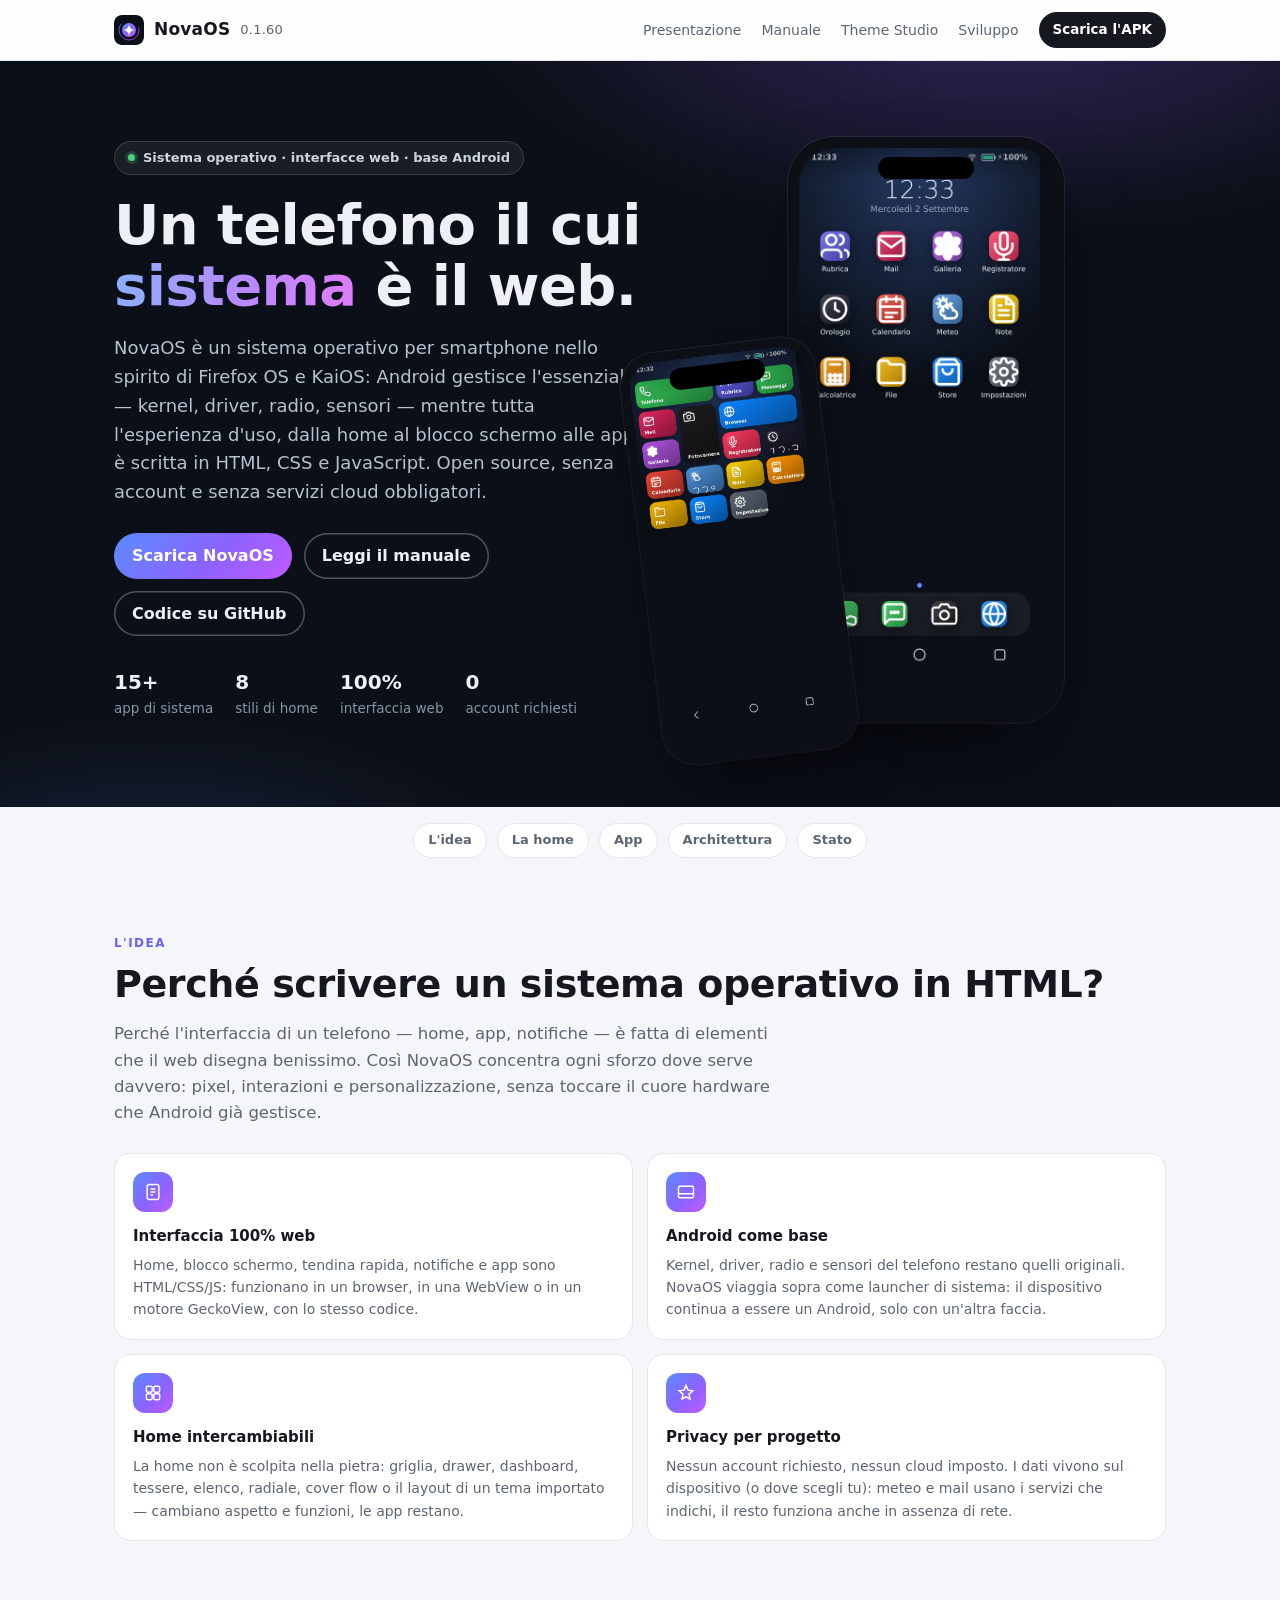
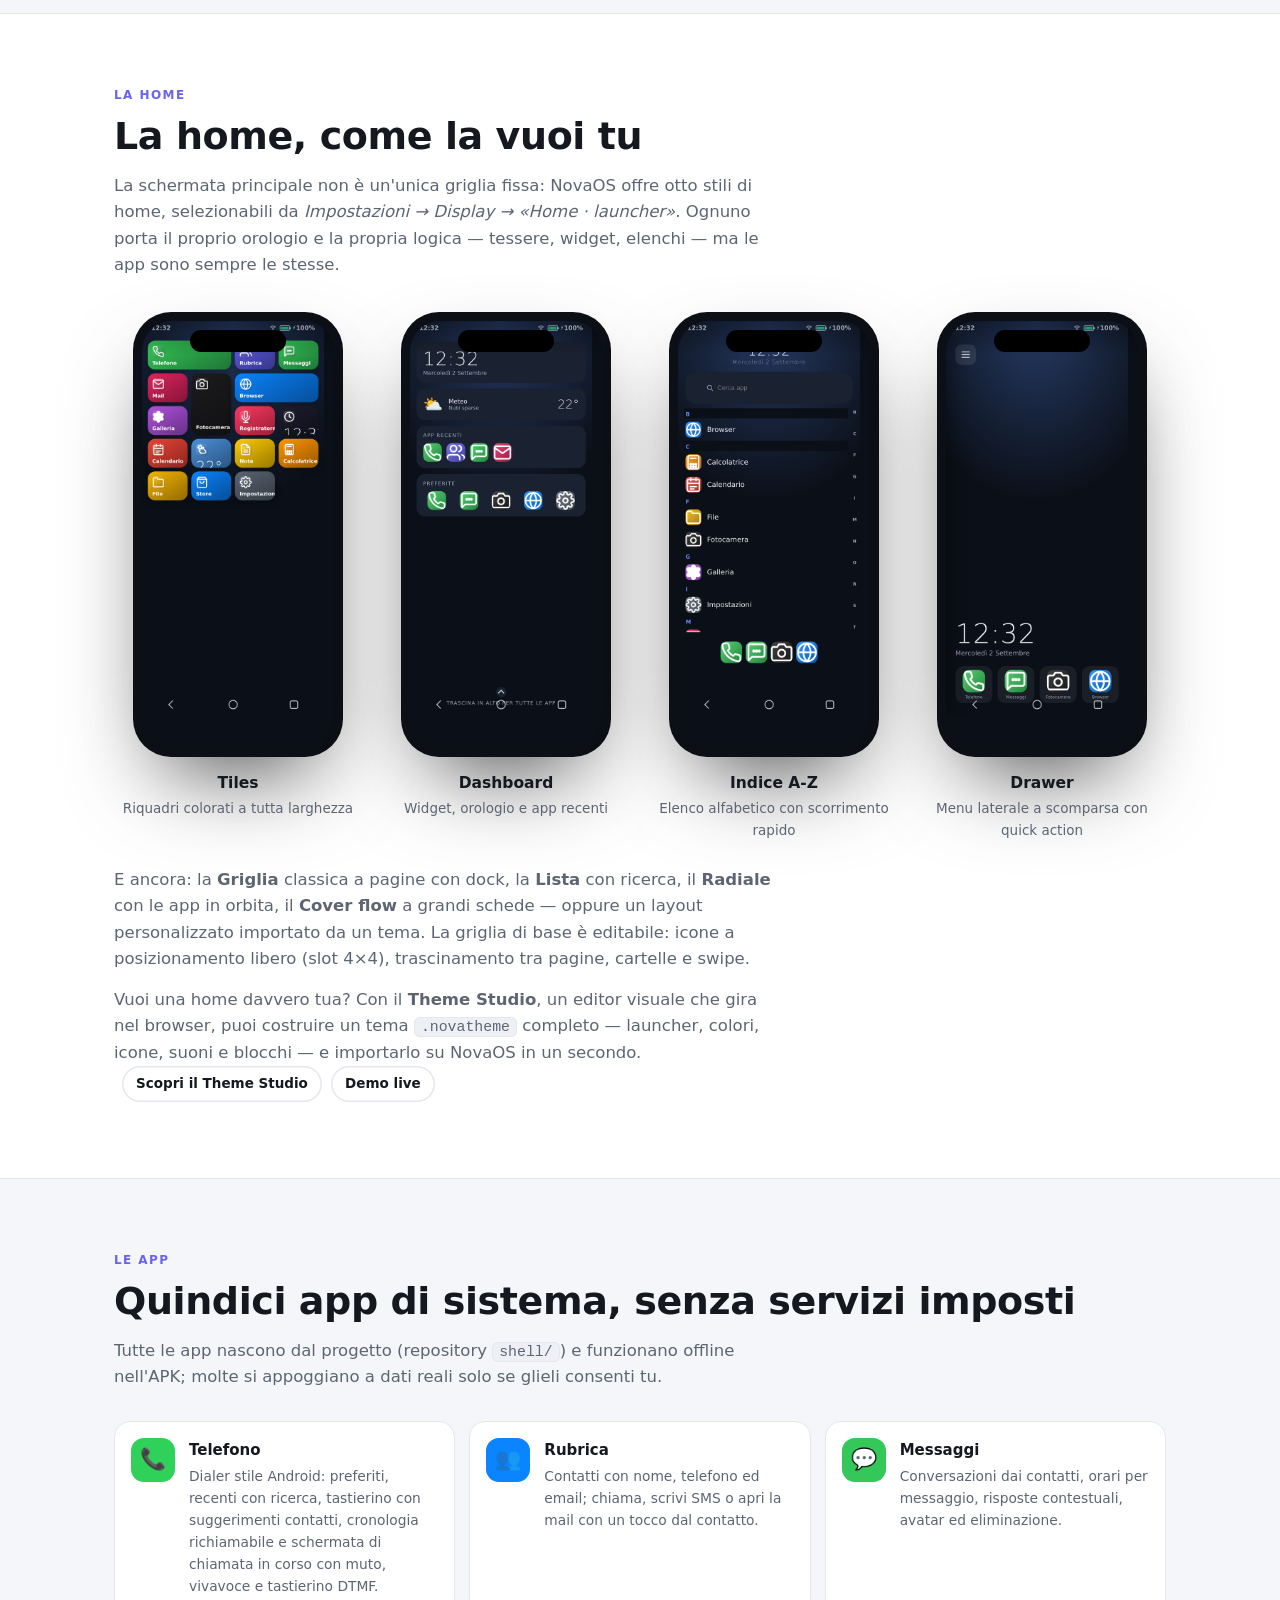
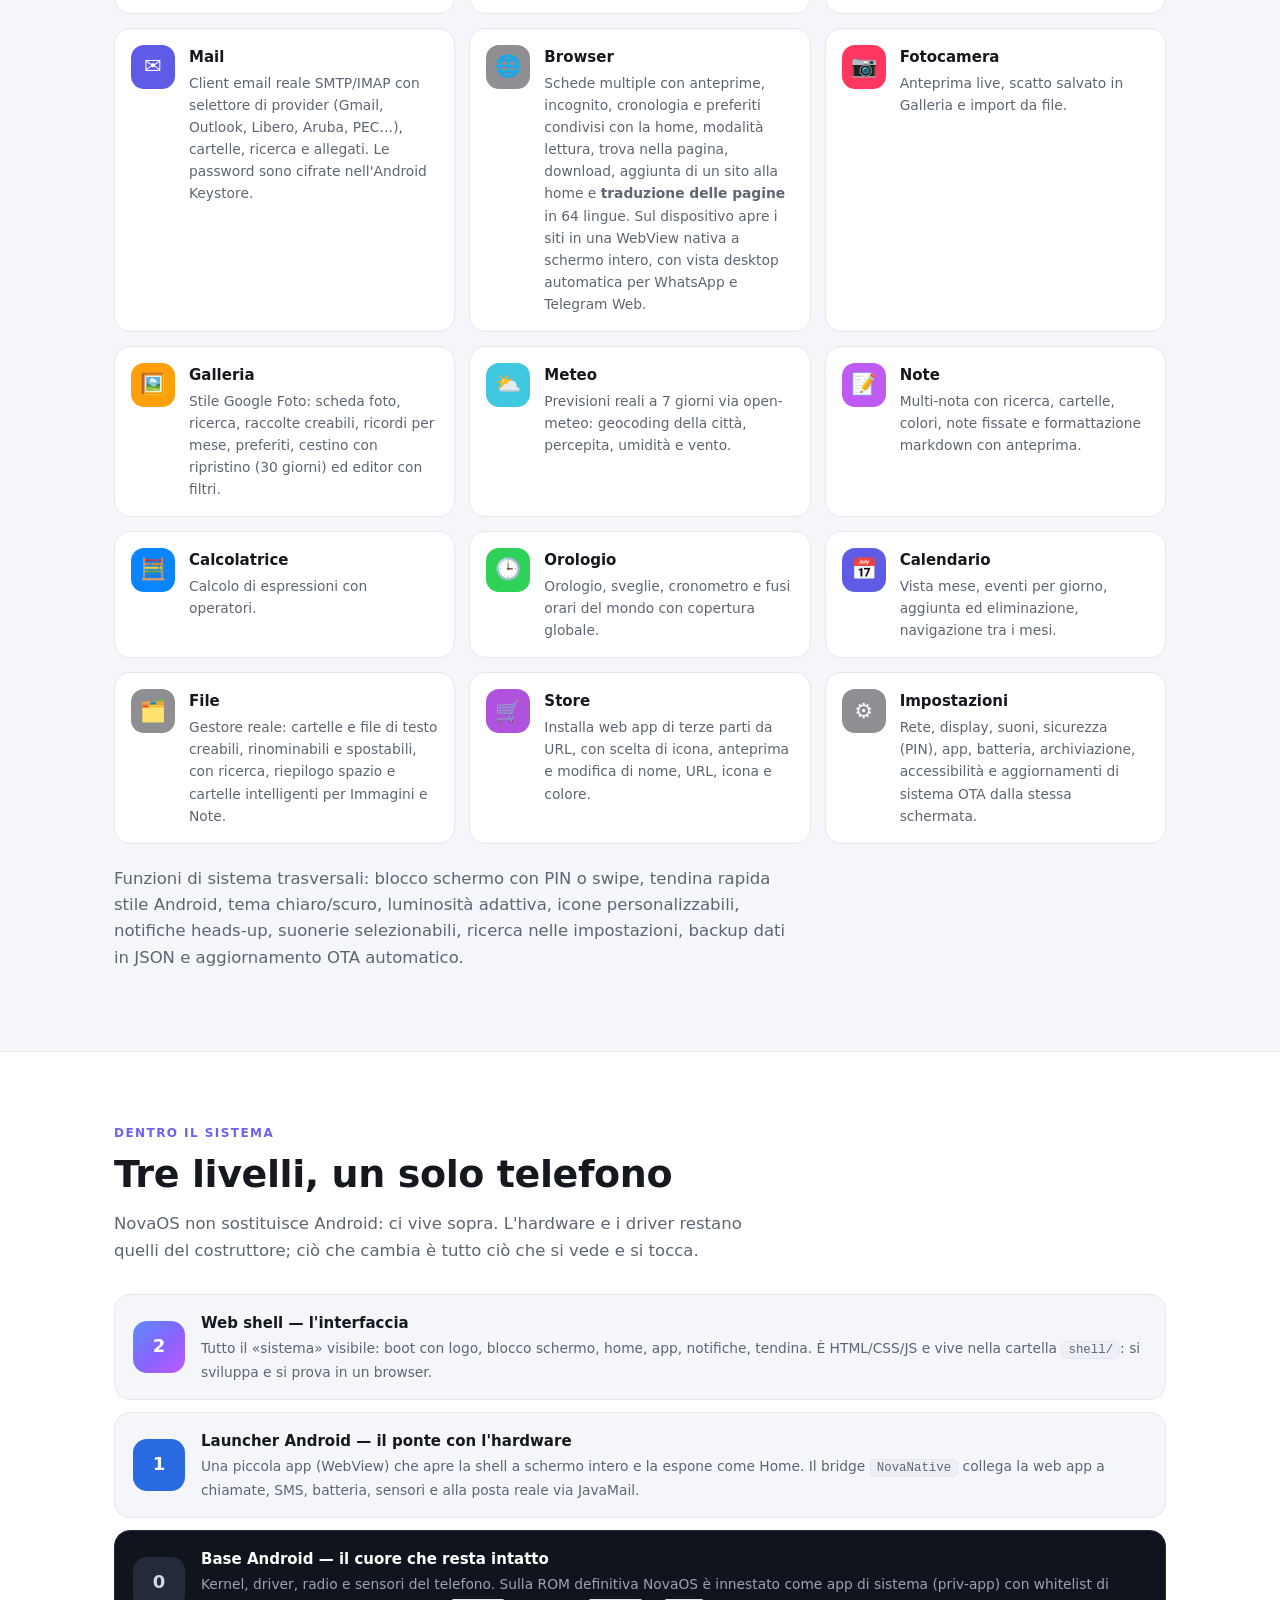
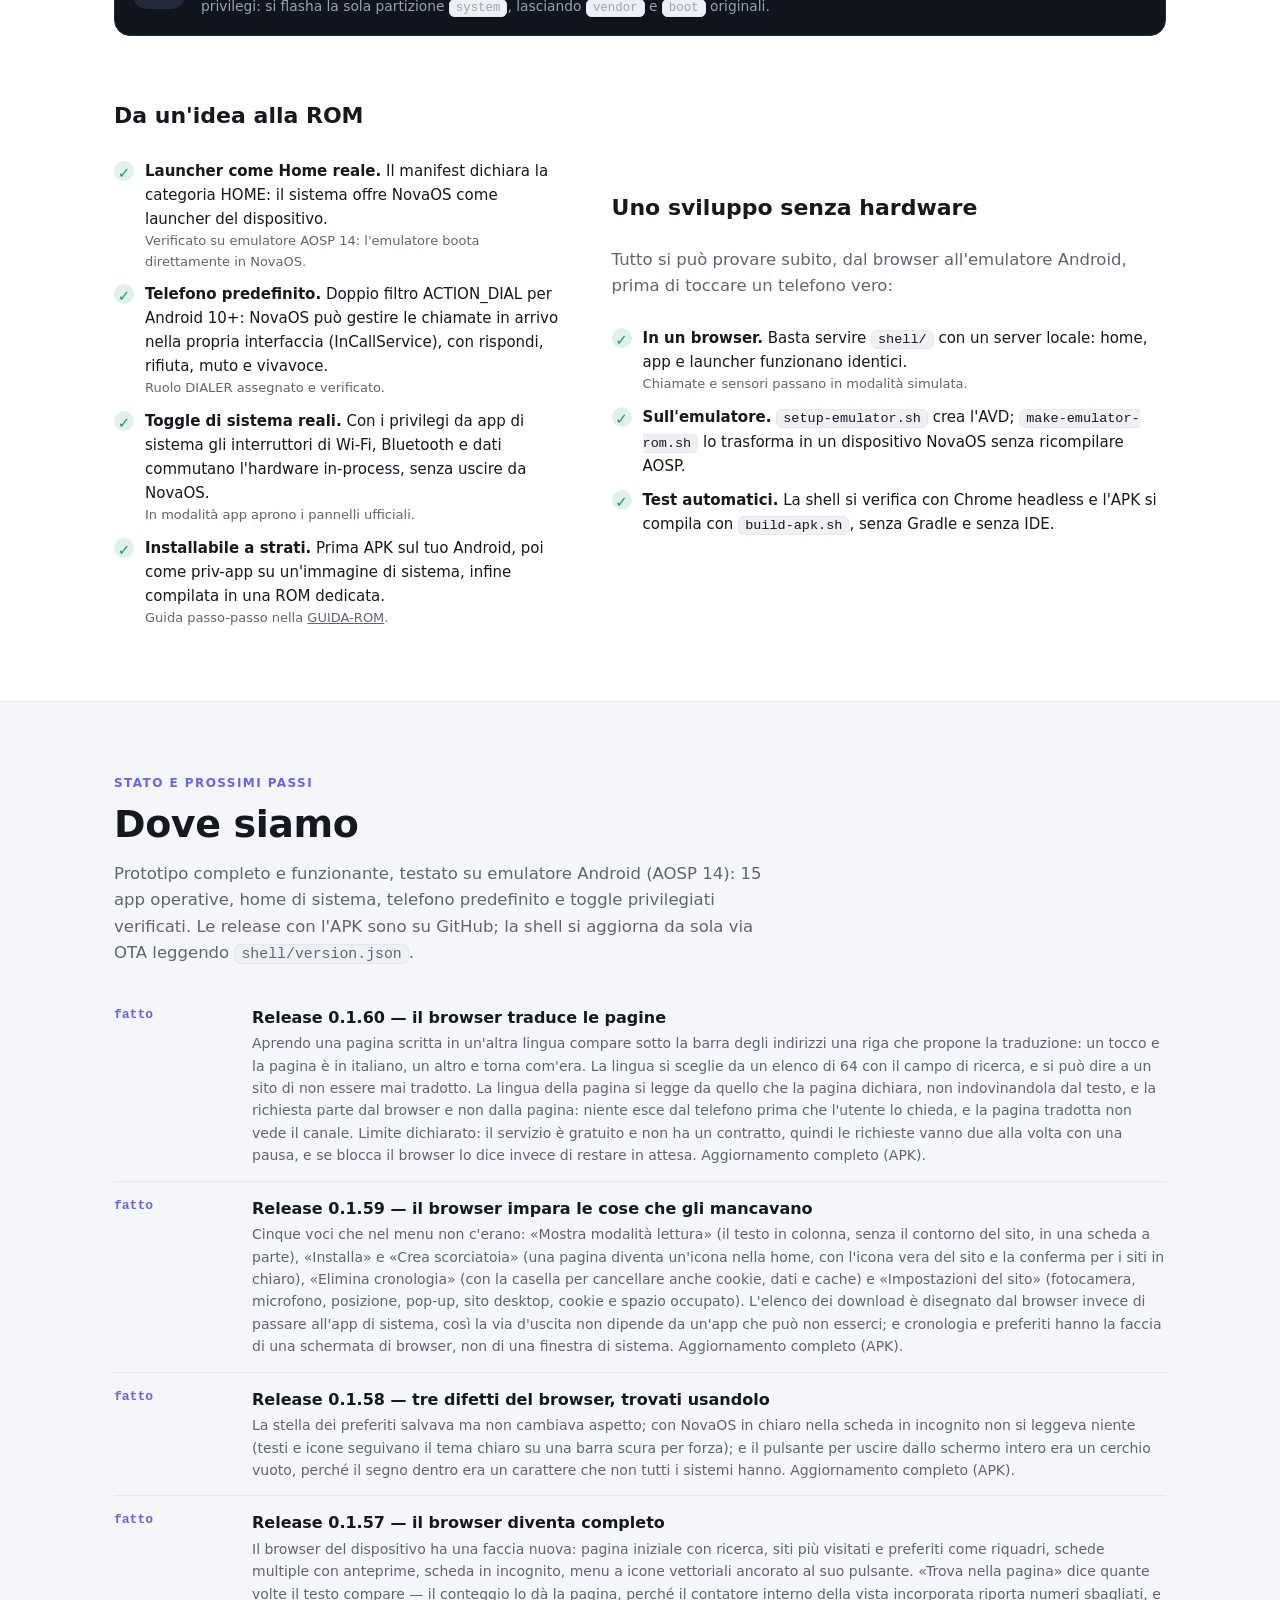
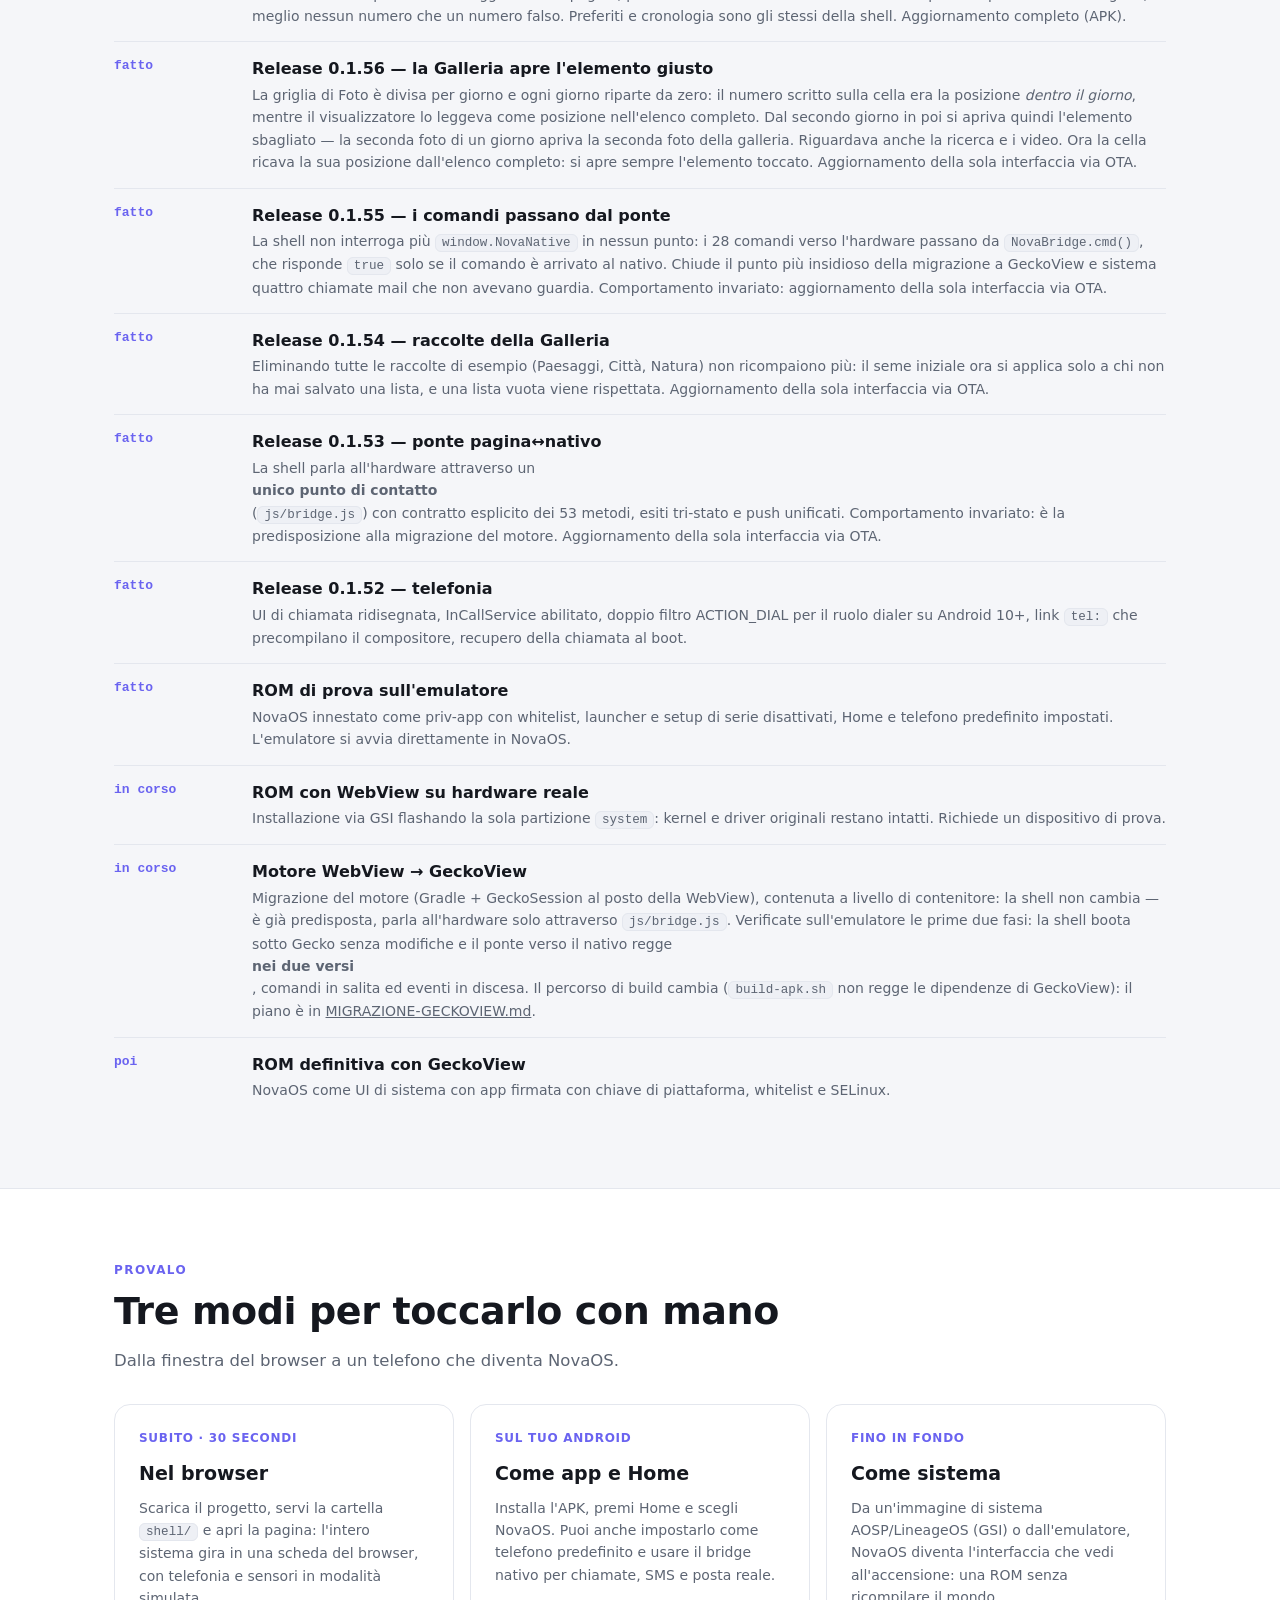
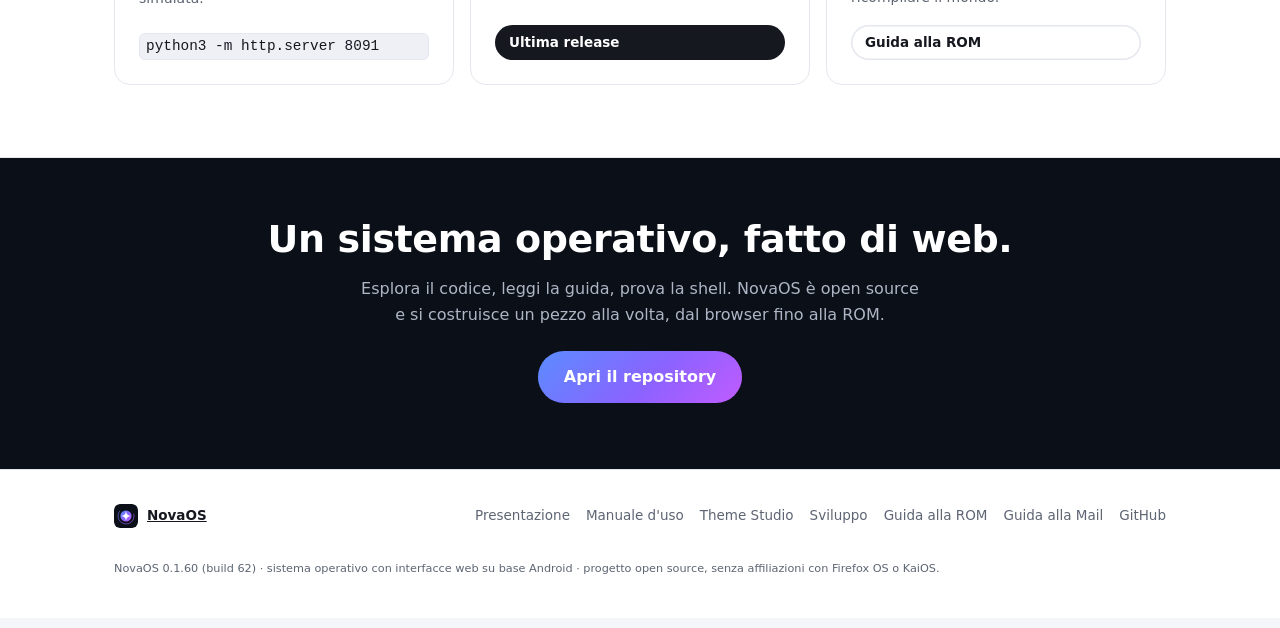
<file: docs/index.html>
<!doctype html>
<html lang="it">
<head>
<meta charset="utf-8">
<meta name="viewport" content="width=device-width, initial-scale=1">
<title>NovaOS — un sistema operativo per smartphone fatto di web</title>
<meta name="description" content="NovaOS è un sistema operativo per smartphone con interfacce web su base Android, nello spirito di Firefox OS e KaiOS. Home, launcher e app sono HTML, CSS e JavaScript.">
<link rel="icon" href="img/logo.svg" type="image/svg+xml">
<meta property="og:type" content="website">
<meta property="og:site_name" content="NovaOS">
<meta property="og:title" content="NovaOS — un sistema operativo per smartphone fatto di web">
<meta property="og:description" content="Interfacce web su base Android nello spirito di Firefox OS e KaiOS: home, launcher e app sono HTML, CSS e JavaScript. Open source, senza account.">
<meta property="og:url" content="https://redrider21.github.io/NovaOS/">
<meta property="og:image" content="https://redrider21.github.io/NovaOS/screens/home.png">
<meta name="twitter:card" content="summary_large_image">
<meta name="twitter:title" content="NovaOS — un sistema operativo per smartphone fatto di web">
<meta name="twitter:description" content="Interfacce web su base Android: home, launcher e app in HTML, CSS e JavaScript.">
<meta name="twitter:image" content="https://redrider21.github.io/NovaOS/screens/home.png">
<link rel="stylesheet" href="css/site.css">
</head>
<body>

<header class="topbar">
  <div class="container">
    <a class="brand" href="index.html"><img src="img/logo.svg" alt=""><b>NovaOS</b><span class="tagline">0.1.60</span></a>
    <nav class="nav">
      <a href="index.html">Presentazione</a>
      <a href="manuale.html">Manuale</a>
      <a href="theme-studio.html">Theme Studio</a>
      <a href="sviluppo.html">Sviluppo</a>
      <a class="btn small" href="https://github.com/RedRider21/NovaOS/releases" target="_blank" rel="noopener">Scarica l'APK</a>
    </nav>
  </div>
</header>

<!-- ================= HERO ================= -->
<section class="hero">
  <div class="container">
    <div>
      <span class="hero-badge"><span class="dot"></span>Sistema operativo · interfacce web · base Android</span>
      <h1>Un telefono il cui <em>sistema</em> è il web.</h1>
      <p class="lead">NovaOS è un sistema operativo per smartphone nello spirito di Firefox OS e KaiOS:
      Android gestisce l'essenziale — kernel, driver, radio, sensori — mentre tutta l'esperienza
      d'uso, dalla home al blocco schermo alle app, è scritta in HTML, CSS e JavaScript.
      Open source, senza account e senza servizi cloud obbligatori.</p>
      <div class="hero-cta">
        <a class="btn grad" href="https://github.com/RedRider21/NovaOS/releases/latest" target="_blank" rel="noopener">
          Scarica NovaOS</a>
        <a class="btn outline" href="manuale.html">Leggi il manuale</a>
        <a class="btn outline" href="https://github.com/RedRider21/NovaOS" target="_blank" rel="noopener">Codice su GitHub</a>
      </div>
      <div class="hero-meta">
        <div><b>15+</b> app di sistema</div>
        <div><b>8</b> stili di home</div>
        <div><b>100%</b> interfaccia web</div>
        <div><b>0</b> account richiesti</div>
      </div>
    </div>
    <div class="phone-stage">
      <div class="phone"><div class="scr"><img src="screens/home.png" alt="La home di NovaOS: griglia di app con dock"></div></div>
      <div class="phone mini"><div class="scr"><img src="screens/lch-tiles.png" alt="Launcher Tiles di NovaOS"></div></div>
    </div>
  </div>
</section>

<nav class="secnav" aria-label="Sezioni della presentazione">
  <a href="#idea">L'idea</a>
  <a href="#home">La home</a>
  <a href="#app">App</a>
  <a href="#architettura">Architettura</a>
  <a href="#stato">Stato</a>
</nav>

<!-- ================= IDEE CHIAVE ================= -->
<section class="block" id="idea">
  <div class="container">
    <p class="kicker">L'idea</p>
    <h2>Perché scrivere un sistema operativo in HTML?</h2>
    <p class="sub">Perché l'interfaccia di un telefono — home, app, notifiche — è fatta di elementi
    che il web disegna benissimo. Così NovaOS concentra ogni sforzo dove serve davvero: pixel,
    interazioni e personalizzazione, senza toccare il cuore hardware che Android già gestisce.</p>
    <div class="value-grid">
      <div class="value">
        <div class="ico"><svg viewBox="0 0 24 24" fill="none" stroke="#fff" stroke-width="1.8"><rect x="5" y="3" width="14" height="18" rx="2.4"/><path d="M9 8.5h6M9 12h6M9 15.5h3"/></svg></div>
        <h4>Interfaccia 100% web</h4>
        <p>Home, blocco schermo, tendina rapida, notifiche e app sono HTML/CSS/JS: funzionano in un
        browser, in una WebView o in un motore GeckoView, con lo stesso codice.</p>
      </div>
      <div class="value">
        <div class="ico"><svg viewBox="0 0 24 24" fill="none" stroke="#fff" stroke-width="1.8"><rect x="3" y="5" width="18" height="14" rx="2"/><path d="M7 9h.01M3 14h18"/></svg></div>
        <h4>Android come base</h4>
        <p>Kernel, driver, radio e sensori del telefono restano quelli originali. NovaOS viaggia sopra
        come launcher di sistema: il dispositivo continua a essere un Android, solo con un'altra faccia.</p>
      </div>
      <div class="value">
        <div class="ico"><svg viewBox="0 0 24 24" fill="none" stroke="#fff" stroke-width="1.8"><rect x="4" y="4" width="7" height="7" rx="1.6"/><rect x="13" y="4" width="7" height="7" rx="1.6"/><rect x="4" y="13" width="7" height="7" rx="1.6"/><rect x="13" y="13" width="7" height="7" rx="1.6"/></svg></div>
        <h4>Home intercambiabili</h4>
        <p>La home non è scolpita nella pietra: griglia, drawer, dashboard, tessere, elenco, radiale,
        cover flow o il layout di un tema importato — cambiano aspetto e funzioni, le app restano.</p>
      </div>
      <div class="value">
        <div class="ico"><svg viewBox="0 0 24 24" fill="none" stroke="#fff" stroke-width="1.8"><path d="M12 3l2.4 5.6L20 9.3l-4.3 4 1.1 5.9L12 16.6 7.2 19.2l1.1-5.9L4 9.3l5.6-.7z"/></svg></div>
        <h4>Privacy per progetto</h4>
        <p>Nessun account richiesto, nessun cloud imposto. I dati vivono sul dispositivo (o dove scegli tu):
        meteo e mail usano i servizi che indichi, il resto funziona anche in assenza di rete.</p>
      </div>
    </div>
  </div>
</section>

<!-- ================= HOME / LAUNCHER ================= -->
<section class="block alt" id="home">
  <div class="container">
    <p class="kicker">La home</p>
    <h2>La home, come la vuoi tu</h2>
    <p class="sub">La schermata principale non è un'unica griglia fissa: NovaOS offre otto stili
      di home, selezionabili da <em>Impostazioni → Display → «Home · launcher»</em>. Ognuno porta il
      proprio orologio e la propria logica — tessere, widget, elenchi — ma le app sono sempre le stesse.</p>
    <div class="gallery">
      <div class="lcard">
        <div class="phone"><div class="scr"><img src="screens/lch-tiles.png" alt="Launcher Tiles"></div></div>
        <h4>Tiles</h4><p>Riquadri colorati a tutta larghezza</p>
      </div>
      <div class="lcard">
        <div class="phone"><div class="scr"><img src="screens/lch-dash.png" alt="Launcher Dashboard"></div></div>
        <h4>Dashboard</h4><p>Widget, orologio e app recenti</p>
      </div>
      <div class="lcard">
        <div class="phone"><div class="scr"><img src="screens/lch-index.png" alt="Launcher Indice A-Z"></div></div>
        <h4>Indice A-Z</h4><p>Elenco alfabetico con scorrimento rapido</p>
      </div>
      <div class="lcard">
        <div class="phone"><div class="scr"><img src="screens/lch-drawer.png" alt="Launcher Drawer"></div></div>
        <h4>Drawer</h4><p>Menu laterale a scomparsa con quick action</p>
      </div>
    </div>
    <p class="sub" style="margin-top:26px">E ancora: la <b>Griglia</b> classica a pagine con dock,
      la <b>Lista</b> con ricerca, il <b>Radiale</b> con le app in orbita, il <b>Cover flow</b> a grandi
      schede — oppure un layout personalizzato importato da un tema. La griglia di base è editabile:
      icone a posizionamento libero (slot 4×4), trascinamento tra pagine, cartelle e swipe.</p>
    <p class="sub" style="margin:14px 0 4px">Vuoi una home davvero tua? Con il <b>Theme Studio</b>, un editor
      visuale che gira nel browser, puoi costruire un tema <code>.novatheme</code> completo — launcher,
      colori, icone, suoni e blocchi — e importarlo su NovaOS in un secondo.
      <a class="btn small ghost" style="margin-left:8px" href="theme-studio.html">Scopri il Theme Studio</a>
      <a class="btn small ghost" style="margin-left:4px" href="https://redrider21.github.io/novaos-theme-studio/studio/" target="_blank" rel="noopener">Demo live</a></p>
  </div>
</section>

<!-- ================= APP ================= -->
<section class="block" id="app">
  <div class="container">
    <p class="kicker">Le app</p>
    <h2>Quindici app di sistema, senza servizi imposti</h2>
    <p class="sub">Tutte le app nascono dal progetto (repository <code>shell/</code>) e funzionano offline
      nell'APK; molte si appoggiano a dati reali solo se glieli consenti tu.</p>
    <div class="app-grid">
      <div class="app"><div class="glyph" style="background:#30d158">📞</div><div><h4>Telefono</h4>
        <p>Dialer stile Android: preferiti, recenti con ricerca, tastierino con suggerimenti contatti,
        cronologia richiamabile e schermata di chiamata in corso con muto, vivavoce e tastierino DTMF.</p></div></div>
      <div class="app"><div class="glyph" style="background:#0a84ff">👥</div><div><h4>Rubrica</h4>
        <p>Contatti con nome, telefono ed email; chiama, scrivi SMS o apri la mail con un tocco dal contatto.</p></div></div>
      <div class="app"><div class="glyph" style="background:#34c759">💬</div><div><h4>Messaggi</h4>
        <p>Conversazioni dai contatti, orari per messaggio, risposte contestuali, avatar ed eliminazione.</p></div></div>
      <div class="app"><div class="glyph" style="background:#5e5ce6">✉️</div><div><h4>Mail</h4>
        <p>Client email reale SMTP/IMAP con selettore di provider (Gmail, Outlook, Libero, Aruba, PEC…),
        cartelle, ricerca e allegati. Le password sono cifrate nell'Android Keystore.</p></div></div>
      <div class="app"><div class="glyph" style="background:#8e8e93">🌐</div><div><h4>Browser</h4>
        <p>Schede multiple con anteprime, incognito, cronologia e preferiti condivisi con la home, modalità
        lettura, trova nella pagina, download, aggiunta di un sito alla home e <b>traduzione delle pagine</b>
        in 64 lingue. Sul dispositivo apre i siti in una WebView nativa a schermo intero, con vista desktop
        automatica per WhatsApp e Telegram Web.</p></div></div>
      <div class="app"><div class="glyph" style="background:#ff375f">📷</div><div><h4>Fotocamera</h4>
        <p>Anteprima live, scatto salvato in Galleria e import da file.</p></div></div>
      <div class="app"><div class="glyph" style="background:#ff9f0a">🖼️</div><div><h4>Galleria</h4>
        <p>Stile Google Foto: scheda foto, ricerca, raccolte creabili, ricordi per mese, preferiti,
        cestino con ripristino (30 giorni) ed editor con filtri.</p></div></div>
      <div class="app"><div class="glyph" style="background:#40c8e0">⛅</div><div><h4>Meteo</h4>
        <p>Previsioni reali a 7 giorni via open-meteo: geocoding della città, percepita, umidità e vento.</p></div></div>
      <div class="app"><div class="glyph" style="background:#bf5af2">📝</div><div><h4>Note</h4>
        <p>Multi-nota con ricerca, cartelle, colori, note fissate e formattazione markdown con anteprima.</p></div></div>
      <div class="app"><div class="glyph" style="background:#0a84ff">🧮</div><div><h4>Calcolatrice</h4>
        <p>Calcolo di espressioni con operatori.</p></div></div>
      <div class="app"><div class="glyph" style="background:#30d158">🕒</div><div><h4>Orologio</h4>
        <p>Orologio, sveglie, cronometro e fusi orari del mondo con copertura globale.</p></div></div>
      <div class="app"><div class="glyph" style="background:#5e5ce6">📅</div><div><h4>Calendario</h4>
        <p>Vista mese, eventi per giorno, aggiunta ed eliminazione, navigazione tra i mesi.</p></div></div>
      <div class="app"><div class="glyph" style="background:#8e8e93">🗂️</div><div><h4>File</h4>
        <p>Gestore reale: cartelle e file di testo creabili, rinominabili e spostabili, con ricerca,
        riepilogo spazio e cartelle intelligenti per Immagini e Note.</p></div></div>
      <div class="app"><div class="glyph" style="background:#af52de">🛒</div><div><h4>Store</h4>
        <p>Installa web app di terze parti da URL, con scelta di icona, anteprima e modifica
        di nome, URL, icona e colore.</p></div></div>
      <div class="app"><div class="glyph" style="background:#8e8e93">⚙️</div><div><h4>Impostazioni</h4>
        <p>Rete, display, suoni, sicurezza (PIN), app, batteria, archiviazione, accessibilità e
        aggiornamenti di sistema OTA dalla stessa schermata.</p></div></div>
    </div>
    <p class="sub" style="margin-top:22px">Funzioni di sistema trasversali: blocco schermo con PIN o
      swipe, tendina rapida stile Android, tema chiaro/scuro, luminosità adattiva, icone
      personalizzabili, notifiche heads-up, suonerie selezionabili, ricerca nelle impostazioni,
      backup dati in JSON e aggiornamento OTA automatico.</p>
  </div>
</section>

<!-- ================= ARCHITETTURA ================= -->
<section class="block alt" id="architettura">
  <div class="container">
    <p class="kicker">Dentro il sistema</p>
    <h2>Tre livelli, un solo telefono</h2>
    <p class="sub">NovaOS non sostituisce Android: ci vive sopra. L'hardware e i driver restano quelli
      del costruttore; ciò che cambia è tutto ciò che si vede e si tocca.</p>
    <div class="arch">
      <div class="layer l2">
        <div class="n" style="background:var(--grad)">2</div>
        <div><h4>Web shell — l'interfaccia</h4>
        <p>Tutto il «sistema» visibile: boot con logo, blocco schermo, home, app, notifiche, tendina.
        È HTML/CSS/JS e vive nella cartella <code>shell/</code>: si sviluppa e si prova in un browser.</p></div>
      </div>
      <div class="layer l1">
        <div class="n" style="background:#2b6be2">1</div>
        <div><h4>Launcher Android — il ponte con l'hardware</h4>
        <p>Una piccola app (WebView) che apre la shell a schermo intero e la espone come Home.
        Il bridge <code>NovaNative</code> collega la web app a chiamate, SMS, batteria, sensori
        e alla posta reale via JavaMail.</p></div>
      </div>
      <div class="layer l0">
        <div class="n">0</div>
        <div><h4>Base Android — il cuore che resta intatto</h4>
        <p>Kernel, driver, radio e sensori del telefono. Sulla ROM definitiva NovaOS è innestato come
        app di sistema (priv-app) con whitelist di privilegi: si flasha la sola partizione
        <code>system</code>, lasciando <code>vendor</code> e <code>boot</code> originali.</p></div>
      </div>
    </div>
    <div class="split-grid" style="margin-top:40px">
      <div>
        <h3 style="font-size:22px">Da un'idea alla ROM</h3>
        <ul class="checks">
          <li><span class="t">✓</span><div><b>Launcher come Home reale.</b> Il manifest dichiara la
            categoria HOME: il sistema offre NovaOS come launcher del dispositivo.
            <small>Verificato su emulatore AOSP 14: l'emulatore boota direttamente in NovaOS.</small></div></li>
          <li><span class="t">✓</span><div><b>Telefono predefinito.</b> Doppio filtro ACTION_DIAL per
            Android 10+: NovaOS può gestire le chiamate in arrivo nella propria interfaccia
            (InCallService), con rispondi, rifiuta, muto e vivavoce.
            <small>Ruolo DIALER assegnato e verificato.</small></div></li>
          <li><span class="t">✓</span><div><b>Toggle di sistema reali.</b> Con i privilegi da app di
            sistema gli interruttori di Wi-Fi, Bluetooth e dati commutano l'hardware in-process,
            senza uscire da NovaOS. <small>In modalità app aprono i pannelli ufficiali.</small></div></li>
          <li><span class="t">✓</span><div><b>Installabile a strati.</b> Prima APK sul tuo Android,
            poi come priv-app su un'immagine di sistema, infine compilata in una ROM dedicata.
            <small>Guida passo-passo nella <a href="https://github.com/RedRider21/NovaOS/blob/main/docs/GUIDA-ROM.md">GUIDA-ROM</a>.</small></div></li>
        </ul>
      </div>
      <div>
        <h3 style="font-size:22px">Uno sviluppo senza hardware</h3>
        <p class="sub">Tutto si può provare subito, dal browser all'emulatore Android, prima di
          toccare un telefono vero:</p>
        <ul class="checks">
          <li><span class="t">✓</span><div><b>In un browser.</b> Basta servire <code>shell/</code>
            con un server locale: home, app e launcher funzionano identici.
            <small>Chiamate e sensori passano in modalità simulata.</small></div></li>
          <li><span class="t">✓</span><div><b>Sull'emulatore.</b> <code>setup-emulator.sh</code> crea
            l'AVD; <code>make-emulator-rom.sh</code> lo trasforma in un dispositivo NovaOS senza
            ricompilare AOSP.</div></li>
          <li><span class="t">✓</span><div><b>Test automatici.</b> La shell si verifica con Chrome
            headless e l'APK si compila con <code>build-apk.sh</code>, senza Gradle e senza IDE.</div></li>
        </ul>
      </div>
    </div>
  </div>
</section>

<!-- ================= STATO E STRADA ================= -->
<section class="block" id="stato">
  <div class="container">
    <p class="kicker">Stato e prossimi passi</p>
    <h2>Dove siamo</h2>
    <p class="sub">Prototipo completo e funzionante, testato su emulatore Android (AOSP 14): 15 app
      operative, home di sistema, telefono predefinito e toggle privilegiati verificati. Le release
      con l'APK sono su GitHub; la shell si aggiorna da sola via OTA leggendo
      <code>shell/version.json</code>.</p>
    <ol class="road">
      <li><span class="s">fatto</span><div><b>Release 0.1.60 — il browser traduce le pagine</b><p>Aprendo una
        pagina scritta in un'altra lingua compare sotto la barra degli indirizzi una riga che propone la
        traduzione: un tocco e la pagina è in italiano, un altro e torna com'era. La lingua si sceglie da un
        elenco di 64 con il campo di ricerca, e si può dire a un sito di non essere mai tradotto. La lingua
        della pagina si legge da quello che la pagina dichiara, non indovinandola dal testo, e la richiesta
        parte dal browser e non dalla pagina: niente esce dal telefono prima che l'utente lo chieda, e la
        pagina tradotta non vede il canale. Limite dichiarato: il servizio è gratuito e non ha un contratto,
        quindi le richieste vanno due alla volta con una pausa, e se blocca il browser lo dice invece di
        restare in attesa. Aggiornamento completo (APK).</p></div></li>
      <li><span class="s">fatto</span><div><b>Release 0.1.59 — il browser impara le cose che gli mancavano</b><p>Cinque
        voci che nel menu non c'erano: «Mostra modalità lettura» (il testo in colonna, senza il contorno del
        sito, in una scheda a parte), «Installa» e «Crea scorciatoia» (una pagina diventa un'icona nella home,
        con l'icona vera del sito e la conferma per i siti in chiaro), «Elimina cronologia» (con la casella per
        cancellare anche cookie, dati e cache) e «Impostazioni del sito» (fotocamera, microfono, posizione,
        pop-up, sito desktop, cookie e spazio occupato). L'elenco dei download è disegnato dal browser invece
        di passare all'app di sistema, così la via d'uscita non dipende da un'app che può non esserci; e
        cronologia e preferiti hanno la faccia di una schermata di browser, non di una finestra di sistema.
        Aggiornamento completo (APK).</p></div></li>
      <li><span class="s">fatto</span><div><b>Release 0.1.58 — tre difetti del browser, trovati usandolo</b><p>La
        stella dei preferiti salvava ma non cambiava aspetto; con NovaOS in chiaro nella scheda in incognito
        non si leggeva niente (testi e icone seguivano il tema chiaro su una barra scura per forza); e il
        pulsante per uscire dallo schermo intero era un cerchio vuoto, perché il segno dentro era un carattere
        che non tutti i sistemi hanno. Aggiornamento completo (APK).</p></div></li>
      <li><span class="s">fatto</span><div><b>Release 0.1.57 — il browser diventa completo</b><p>Il browser del
        dispositivo ha una faccia nuova: pagina iniziale con ricerca, siti più visitati e preferiti come
        riquadri, schede multiple con anteprime, scheda in incognito, menu a icone vettoriali ancorato al suo
        pulsante. «Trova nella pagina» dice quante volte il testo compare — il conteggio lo dà la pagina,
        perché il contatore interno della vista incorporata riporta numeri sbagliati, e meglio nessun numero
        che un numero falso. Preferiti e cronologia sono gli stessi della shell. Aggiornamento completo (APK).</p></div></li>
      <li><span class="s">fatto</span><div><b>Release 0.1.56 — la Galleria apre l'elemento giusto</b><p>La
        griglia di Foto è divisa per giorno e ogni giorno riparte da zero: il numero scritto sulla cella
        era la posizione <i>dentro il giorno</i>, mentre il visualizzatore lo leggeva come posizione
        nell'elenco completo. Dal secondo giorno in poi si apriva quindi l'elemento sbagliato — la
        seconda foto di un giorno apriva la seconda foto della galleria. Riguardava anche la ricerca e i
        video. Ora la cella ricava la sua posizione dall'elenco completo: si apre sempre l'elemento
        toccato. Aggiornamento della sola interfaccia via OTA.</p></div></li>
      <li><span class="s">fatto</span><div><b>Release 0.1.55 — i comandi passano dal ponte</b><p>La shell
        non interroga più <code>window.NovaNative</code> in nessun punto: i 28 comandi verso l'hardware
        passano da <code>NovaBridge.cmd()</code>, che risponde <code>true</code> solo se il comando è
        arrivato al nativo. Chiude il punto più insidioso della migrazione a GeckoView e sistema quattro
        chiamate mail che non avevano guardia. Comportamento invariato: aggiornamento della sola
        interfaccia via OTA.</p></div></li>
      <li><span class="s">fatto</span><div><b>Release 0.1.54 — raccolte della Galleria</b><p>Eliminando
        tutte le raccolte di esempio (Paesaggi, Città, Natura) non ricompaiono più: il seme iniziale
        ora si applica solo a chi non ha mai salvato una lista, e una lista vuota viene rispettata.
        Aggiornamento della sola interfaccia via OTA.</p></div></li>
      <li><span class="s">fatto</span><div><b>Release 0.1.53 — ponte pagina↔nativo</b><p>La shell parla
        all'hardware attraverso un <b>unico punto di contatto</b> (<code>js/bridge.js</code>) con
        contratto esplicito dei 53 metodi, esiti tri-stato e push unificati. Comportamento invariato:
        è la predisposizione alla migrazione del motore. Aggiornamento della sola interfaccia via OTA.</p></div></li>
      <li><span class="s">fatto</span><div><b>Release 0.1.52 — telefonia</b><p>UI di chiamata ridisegnata,
        InCallService abilitato, doppio filtro ACTION_DIAL per il ruolo dialer su Android 10+, link
        <code>tel:</code> che precompilano il compositore, recupero della chiamata al boot.</p></div></li>
      <li><span class="s">fatto</span><div><b>ROM di prova sull'emulatore</b><p>NovaOS innestato come
        priv-app con whitelist, launcher e setup di serie disattivati, Home e telefono predefinito
        impostati. L'emulatore si avvia direttamente in NovaOS.</p></div></li>
      <li><span class="s">in corso</span><div><b>ROM con WebView su hardware reale</b><p>Installazione
        via GSI flashando la sola partizione <code>system</code>: kernel e driver originali restano
        intatti. Richiede un dispositivo di prova.</p></div></li>
      <li><span class="s">in corso</span><div><b>Motore WebView → GeckoView</b><p>Migrazione del
        motore (Gradle + GeckoSession al posto della WebView), contenuta a livello di contenitore: la
        shell non cambia — è già predisposta, parla all'hardware solo attraverso
        <code>js/bridge.js</code>. Verificate sull'emulatore le prime due fasi: la shell boota sotto
        Gecko senza modifiche e il ponte verso il nativo regge <b>nei due versi</b>, comandi in salita
        ed eventi in discesa. Il percorso di build cambia (<code>build-apk.sh</code> non regge le
        dipendenze di GeckoView): il piano è in
        <a href="MIGRAZIONE-GECKOVIEW.md">MIGRAZIONE-GECKOVIEW.md</a>.</p></div></li>
      <li><span class="s">poi</span><div><b>ROM definitiva con GeckoView</b><p>NovaOS come UI di
        sistema con app firmata con chiave di piattaforma, whitelist e SELinux.</p></div></li>
    </ol>
  </div>
</section>

<!-- ================= PROVALO ================= -->
<section class="block alt">
  <div class="container">
    <p class="kicker">Provalo</p>
    <h2>Tre modi per toccarlo con mano</h2>
    <p class="sub">Dalla finestra del browser a un telefono che diventa NovaOS.</p>
    <div class="try-grid">
      <div class="try">
        <span class="step">Subito · 30 secondi</span>
        <h3>Nel browser</h3>
        <p>Scarica il progetto, servi la cartella <code>shell/</code> e apri la pagina: l'intero
          sistema gira in una scheda del browser, con telefonia e sensori in modalità simulata.</p>
        <code>python3 -m http.server 8091</code>
      </div>
      <div class="try">
        <span class="step">Sul tuo Android</span>
        <h3>Come app e Home</h3>
        <p>Installa l'APK, premi Home e scegli NovaOS. Puoi anche impostarlo come telefono
          predefinito e usare il bridge nativo per chiamate, SMS e posta reale.</p>
        <a class="btn small" href="https://github.com/RedRider21/NovaOS/releases/latest" target="_blank" rel="noopener">Ultima release</a>
      </div>
      <div class="try">
        <span class="step">Fino in fondo</span>
        <h3>Come sistema</h3>
        <p>Da un'immagine di sistema AOSP/LineageOS (GSI) o dall'emulatore, NovaOS diventa
          l'interfaccia che vedi all'accensione: una ROM senza ricompilare il mondo.</p>
        <a class="btn small ghost" href="https://github.com/RedRider21/NovaOS/blob/main/docs/GUIDA-ROM.md">Guida alla ROM</a>
      </div>
    </div>
  </div>
</section>

<!-- ================= CTA ================= -->
<section class="cta">
  <div class="container">
    <h2>Un sistema operativo, fatto di web.</h2>
    <p>Esplora il codice, leggi la guida, prova la shell. NovaOS è open source e si costruisce
      un pezzo alla volta, dal browser fino alla ROM.</p>
    <a class="btn grad" href="https://github.com/RedRider21/NovaOS" target="_blank" rel="noopener">Apri il repository</a>
  </div>
</section>

<footer>
  <div class="container">
    <a class="f-brand" href="index.html"><img src="img/logo.svg" alt="">NovaOS</a>
    <nav>
      <a href="index.html">Presentazione</a>
      <a href="manuale.html">Manuale d'uso</a>
      <a href="theme-studio.html">Theme Studio</a>
      <a href="sviluppo.html">Sviluppo</a>
      <a href="https://github.com/RedRider21/NovaOS/blob/main/docs/GUIDA-ROM.md">Guida alla ROM</a>
      <a href="https://github.com/RedRider21/NovaOS/blob/main/docs/GUIDA-MAIL.md">Guida alla Mail</a>
      <a href="https://github.com/RedRider21/NovaOS" target="_blank" rel="noopener">GitHub</a>
    </nav>
    <small>NovaOS 0.1.60 (build 62) · sistema operativo con interfacce web su base Android ·
      progetto open source, senza affiliazioni con Firefox OS o KaiOS.</small>
  </div>
</footer>

<script src="js/site.js" defer></script>
</body>
</html>
</file>
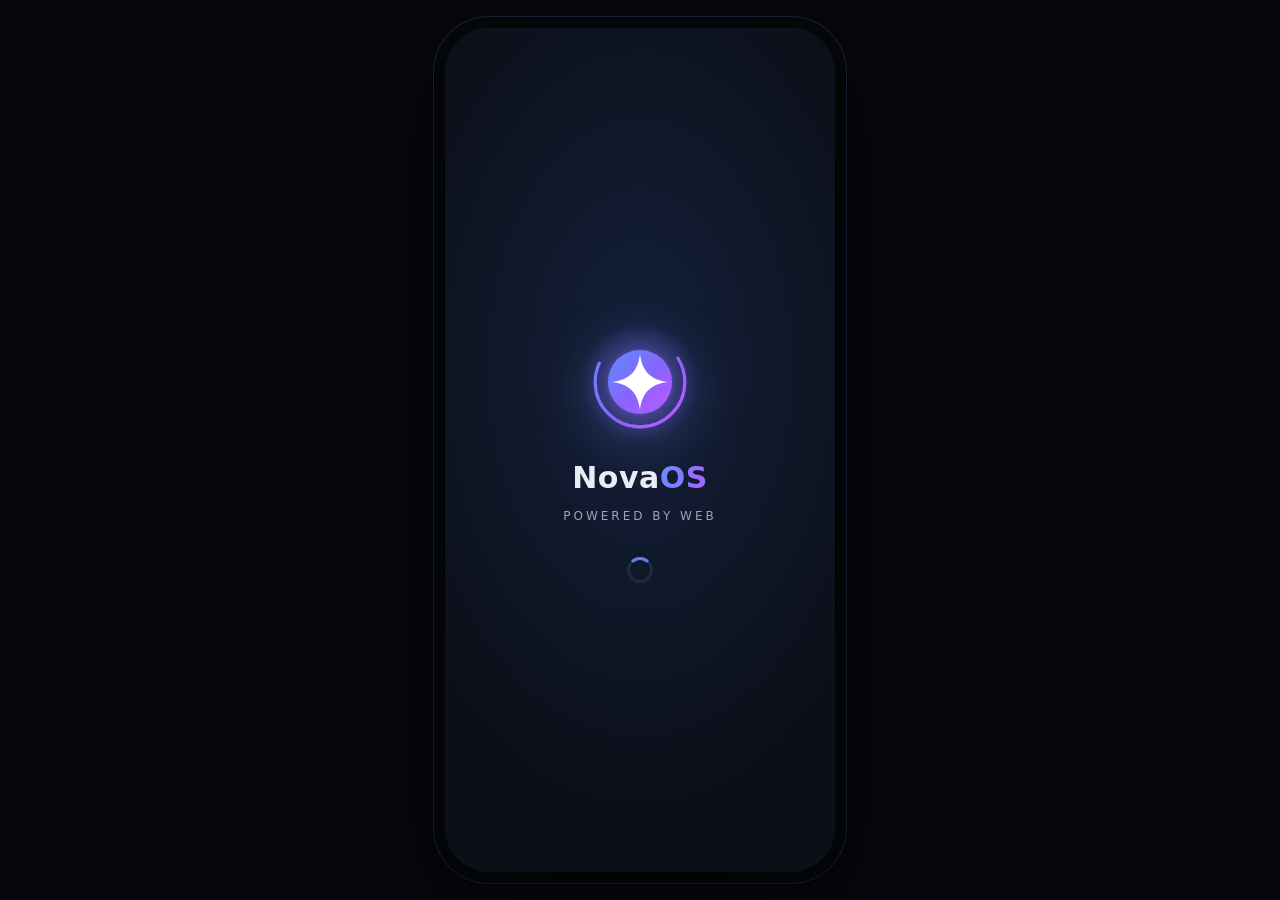
<file: shell/index.html>
<!DOCTYPE html>
<html lang="it">
<head>
  <meta charset="UTF-8">
  <meta name="viewport" content="width=device-width, initial-scale=1.0, maximum-scale=1.0, user-scalable=no, viewport-fit=cover">
  <meta name="theme-color" content="#0b0f17">
  <title>NovaOS</title>
  <link rel="manifest" href="manifest.webmanifest">
  <link rel="stylesheet" href="css/style.css">
</head>
<body data-theme="dark">

  <!-- Contenitore device: simula il telaio dello smartphone su desktop.
       Sull'emulatore/telefono occupa tutto lo schermo. -->
  <div id="device">

    <!-- BOOT -->
    <section id="boot" class="screen active">
      <div class="boot-logo">
        <svg class="boot-mark" viewBox="0 0 120 120" role="img" aria-label="NovaOS">
          <defs>
            <linearGradient id="novaGrad" x1="0" y1="0" x2="1" y2="1">
              <stop offset="0%"  stop-color="#5b8cff"/>
              <stop offset="55%" stop-color="#8a63ff"/>
              <stop offset="100%" stop-color="#c15bff"/>
            </linearGradient>
            <radialGradient id="novaGlow" cx="50%" cy="50%" r="50%">
              <stop offset="0%"  stop-color="#ffffff" stop-opacity=".9"/>
              <stop offset="60%" stop-color="#8a63ff" stop-opacity=".25"/>
              <stop offset="100%" stop-color="#8a63ff" stop-opacity="0"/>
            </radialGradient>
          </defs>
          <!-- alone luminoso -->
          <circle class="nova-glow" cx="60" cy="60" r="56" fill="url(#novaGlow)"/>
          <!-- anello orbitale -->
          <circle class="nova-ring" cx="60" cy="60" r="42" fill="none"
                  stroke="url(#novaGrad)" stroke-width="3"
                  stroke-linecap="round" stroke-dasharray="150 90"/>
          <!-- corpo -->
          <circle class="nova-core" cx="60" cy="60" r="30" fill="url(#novaGrad)"/>
          <!-- scintilla a 4 punte (la "nova") -->
          <path class="nova-spark" fill="#ffffff"
                d="M60 34 C62 50, 70 58, 86 60 C70 62, 62 70, 60 86 C58 70, 50 62, 34 60 C50 58, 58 50, 60 34 Z"/>
        </svg>
        <span class="boot-name">Nova<span class="boot-name-os">OS</span></span>
        <span class="boot-tag">powered by web</span>
      </div>
      <div class="boot-spinner"></div>
    </section>

    <!-- LOCKSCREEN -->
    <section id="lockscreen" class="screen">
      <div class="statusbar" data-statusbar></div>
      <div class="lock-clock">
        <div class="lock-time">--:--</div>
        <div class="lock-date">--</div>
      </div>
      <div class="lock-notifs" id="lock-notifs"></div>

      <!-- hint di swipe (blocco: nessuno / scorrimento) -->
      <div class="lock-hint" id="lock-hint">
        <div class="lock-arrow"></div>
        <span>Scorri verso l'alto per sbloccare</span>
      </div>

      <!-- tastierino PIN (blocco: PIN) -->
      <div class="pinpad hidden" id="pinpad">
        <div class="pin-label" id="pin-label">Inserisci il PIN</div>
        <div class="pin-dots" id="pin-dots"></div>
        <div class="pin-keys" id="pin-keys"></div>
      </div>
    </section>

    <!-- HOME -->
    <section id="home" class="screen">
      <div class="statusbar" data-statusbar></div>

      <div class="home-clock">
        <div class="home-time">--:--</div>
        <div class="home-date">--</div>
      </div>

      <div class="app-grid" id="app-grid"></div>

      <div class="dock" id="dock"></div>
    </section>

    <!-- APP RUNTIME: qui vengono montate le app -->
    <section id="app-view" class="screen">
      <div class="statusbar statusbar--app" data-statusbar></div>
      <div class="app-frame" id="app-frame"></div>
    </section>

    <!-- CENTRO NOTIFICHE (tendina) -->
    <div id="shade" class="shade">
      <div class="shade-handle"></div>
      <div class="shade-top">
        <span class="shade-time" id="shade-time"></span>
        <div class="shade-actions">
          <button class="shade-ico" id="shade-edit" aria-label="Modifica home">✎</button>
          <button class="shade-ico" id="shade-settings" aria-label="Impostazioni">⚙️</button>
        </div>
      </div>
      <div class="shade-quick" id="shade-quick"></div>
      <div class="shade-notifs" id="shade-notifs">
        <div class="shade-empty">Nessuna notifica</div>
      </div>
    </div>
    <div id="shade-scrim" class="scrim"></div>

    <!-- overlay luminosità (impostazioni display) -->
    <div id="bright-overlay" class="bright-overlay"></div>
    <div id="eye-overlay" class="eye-overlay"></div>

    <!-- BARRA DI NAVIGAZIONE (gesture / pulsanti) -->
    <div id="navbar" class="navbar">
      <button class="nav-btn" data-nav="back" aria-label="Indietro"></button>
      <button class="nav-btn nav-btn--home" data-nav="home" aria-label="Home"></button>
      <button class="nav-btn" data-nav="recents" aria-label="App recenti"></button>
    </div>

  </div>

  <script src="js/bridge.js"></script>
  <script src="js/version.js"></script>
  <script src="js/icons.js"></script>
  <script src="js/apps.js"></script>
  <script src="js/os.js"></script>
</body>
</html>
</file>
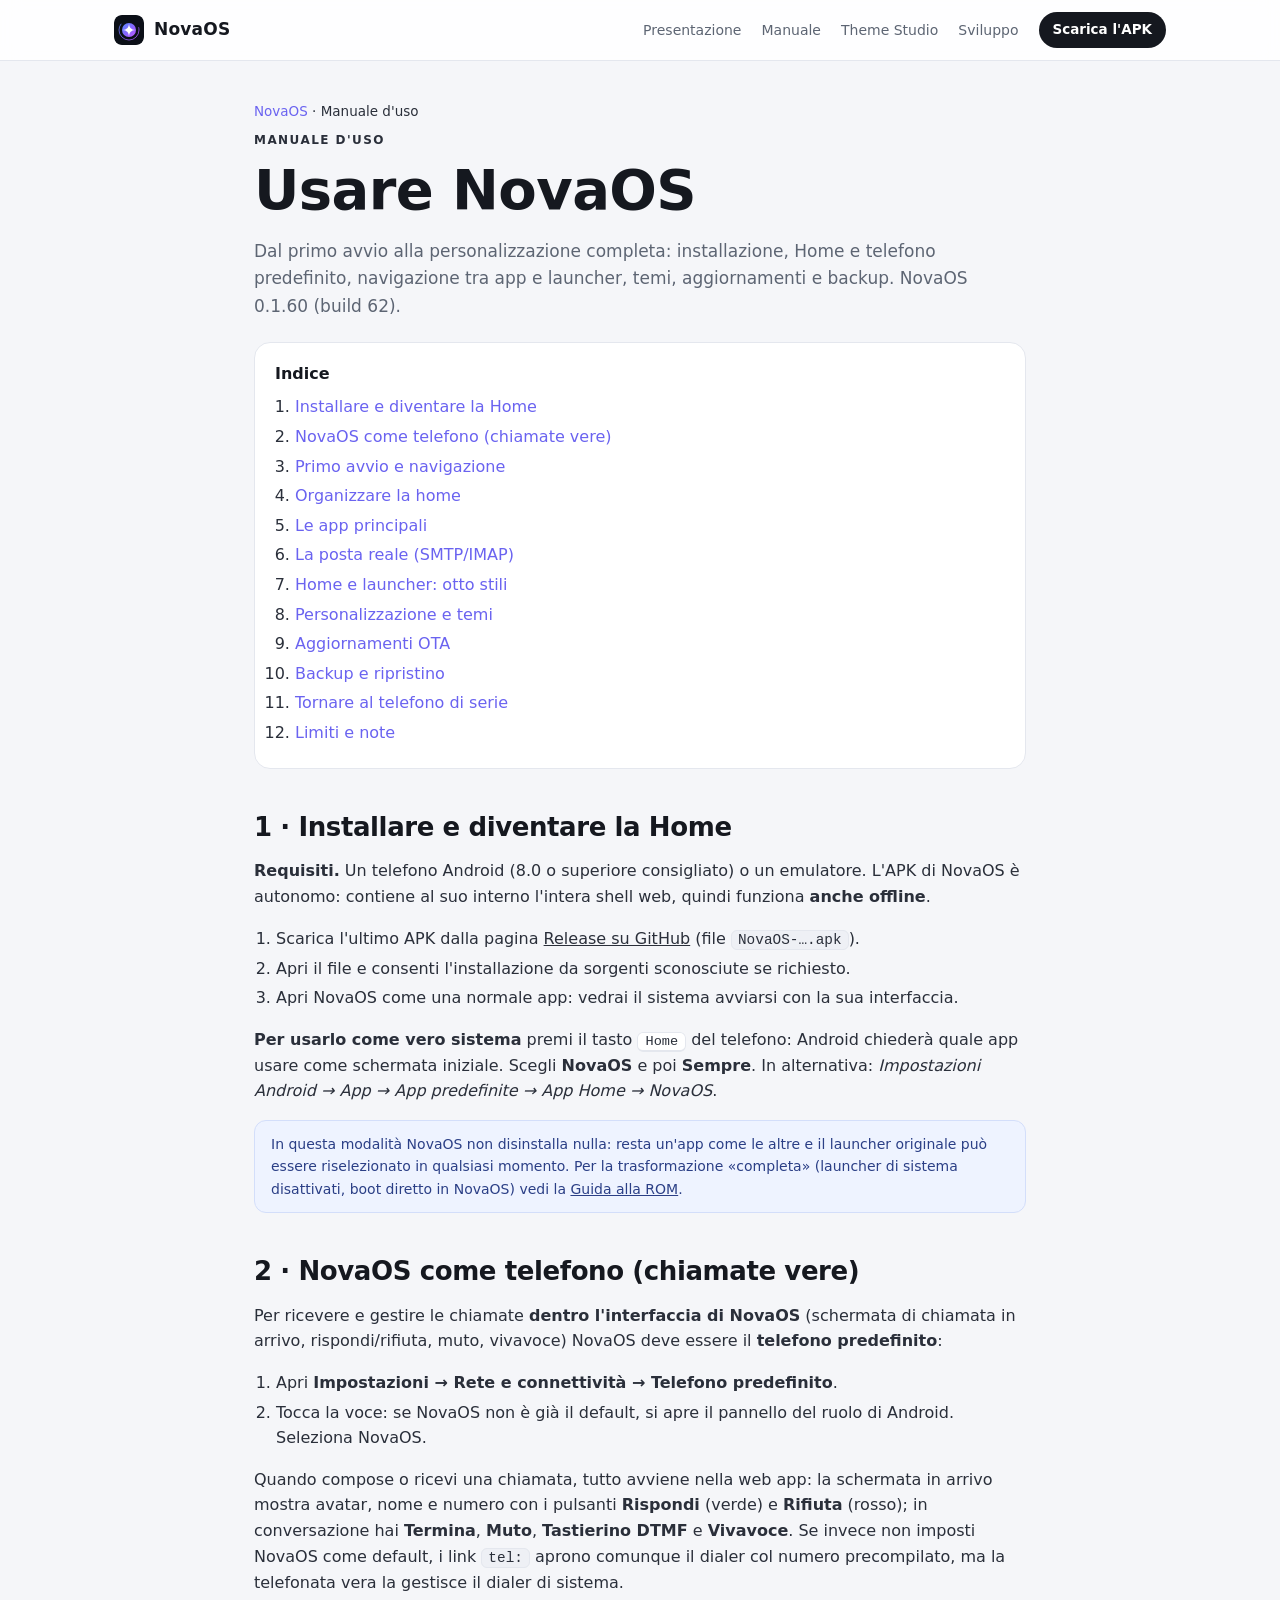
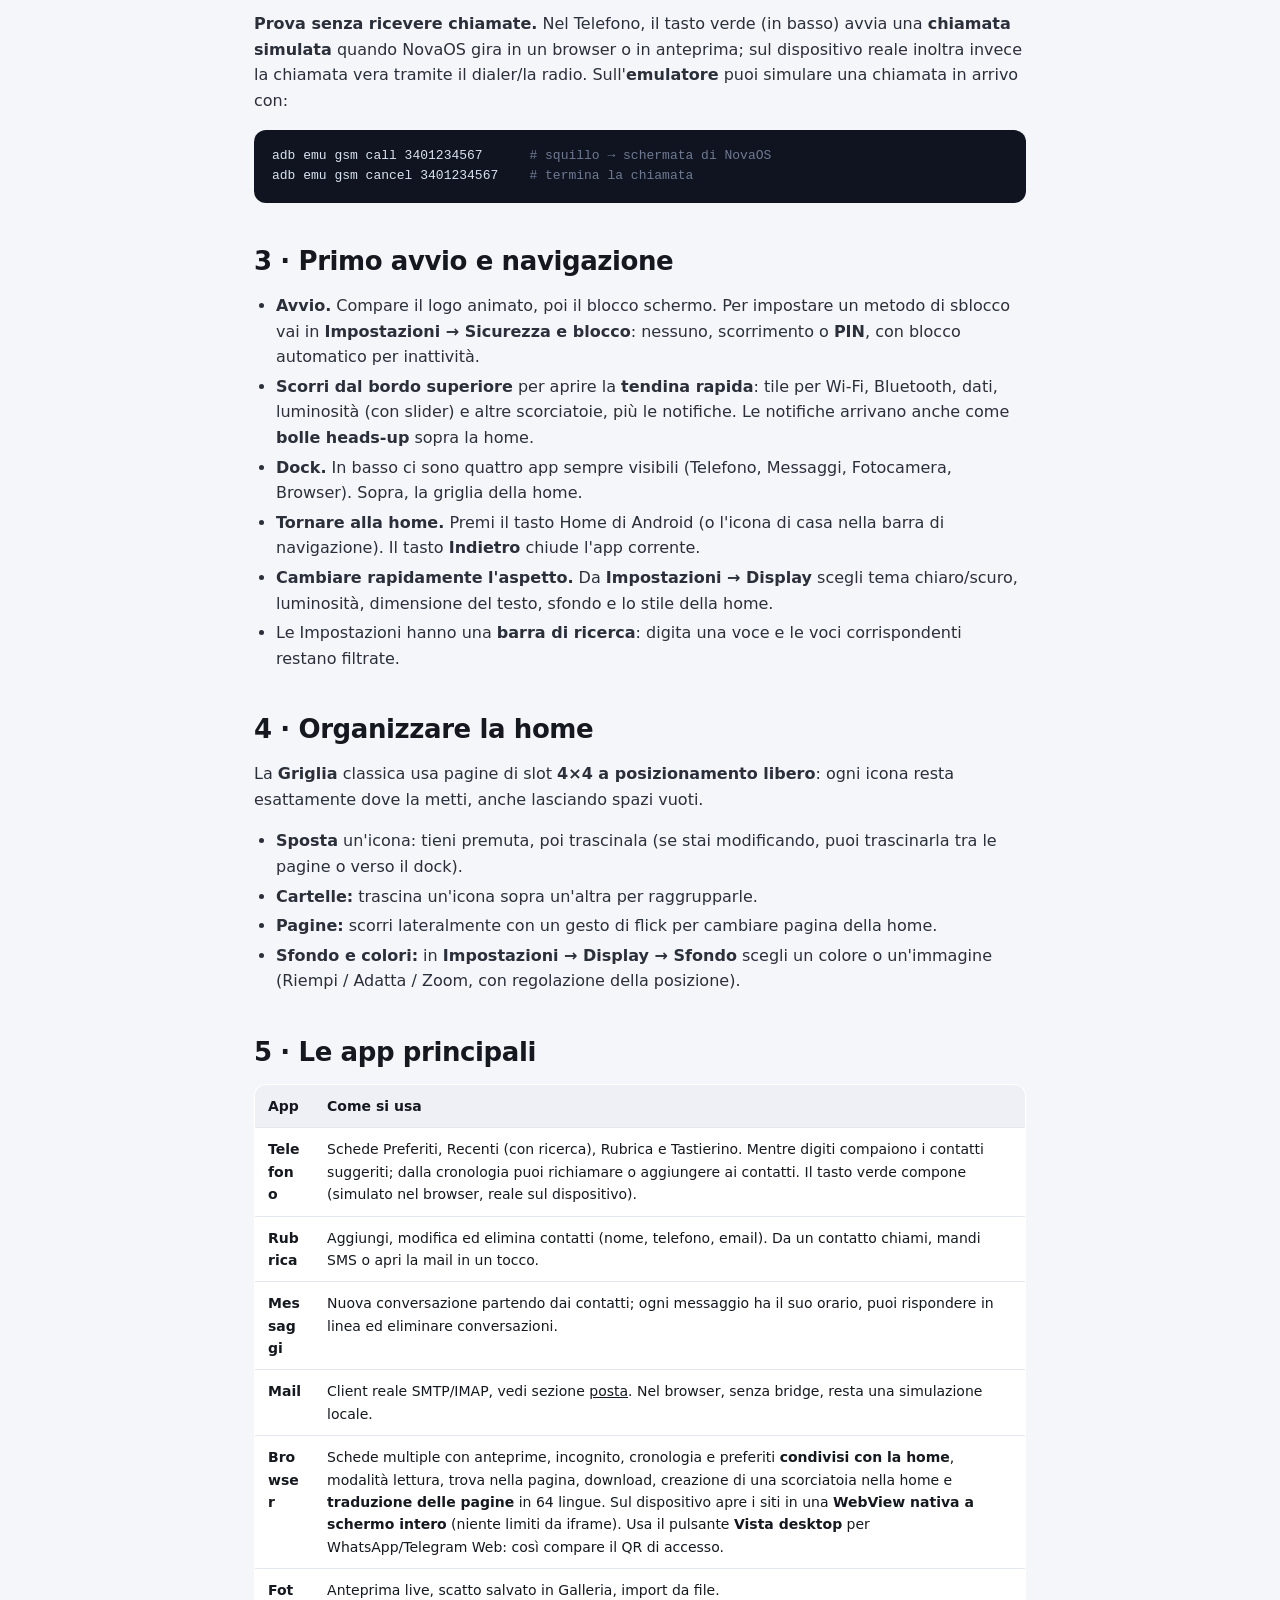
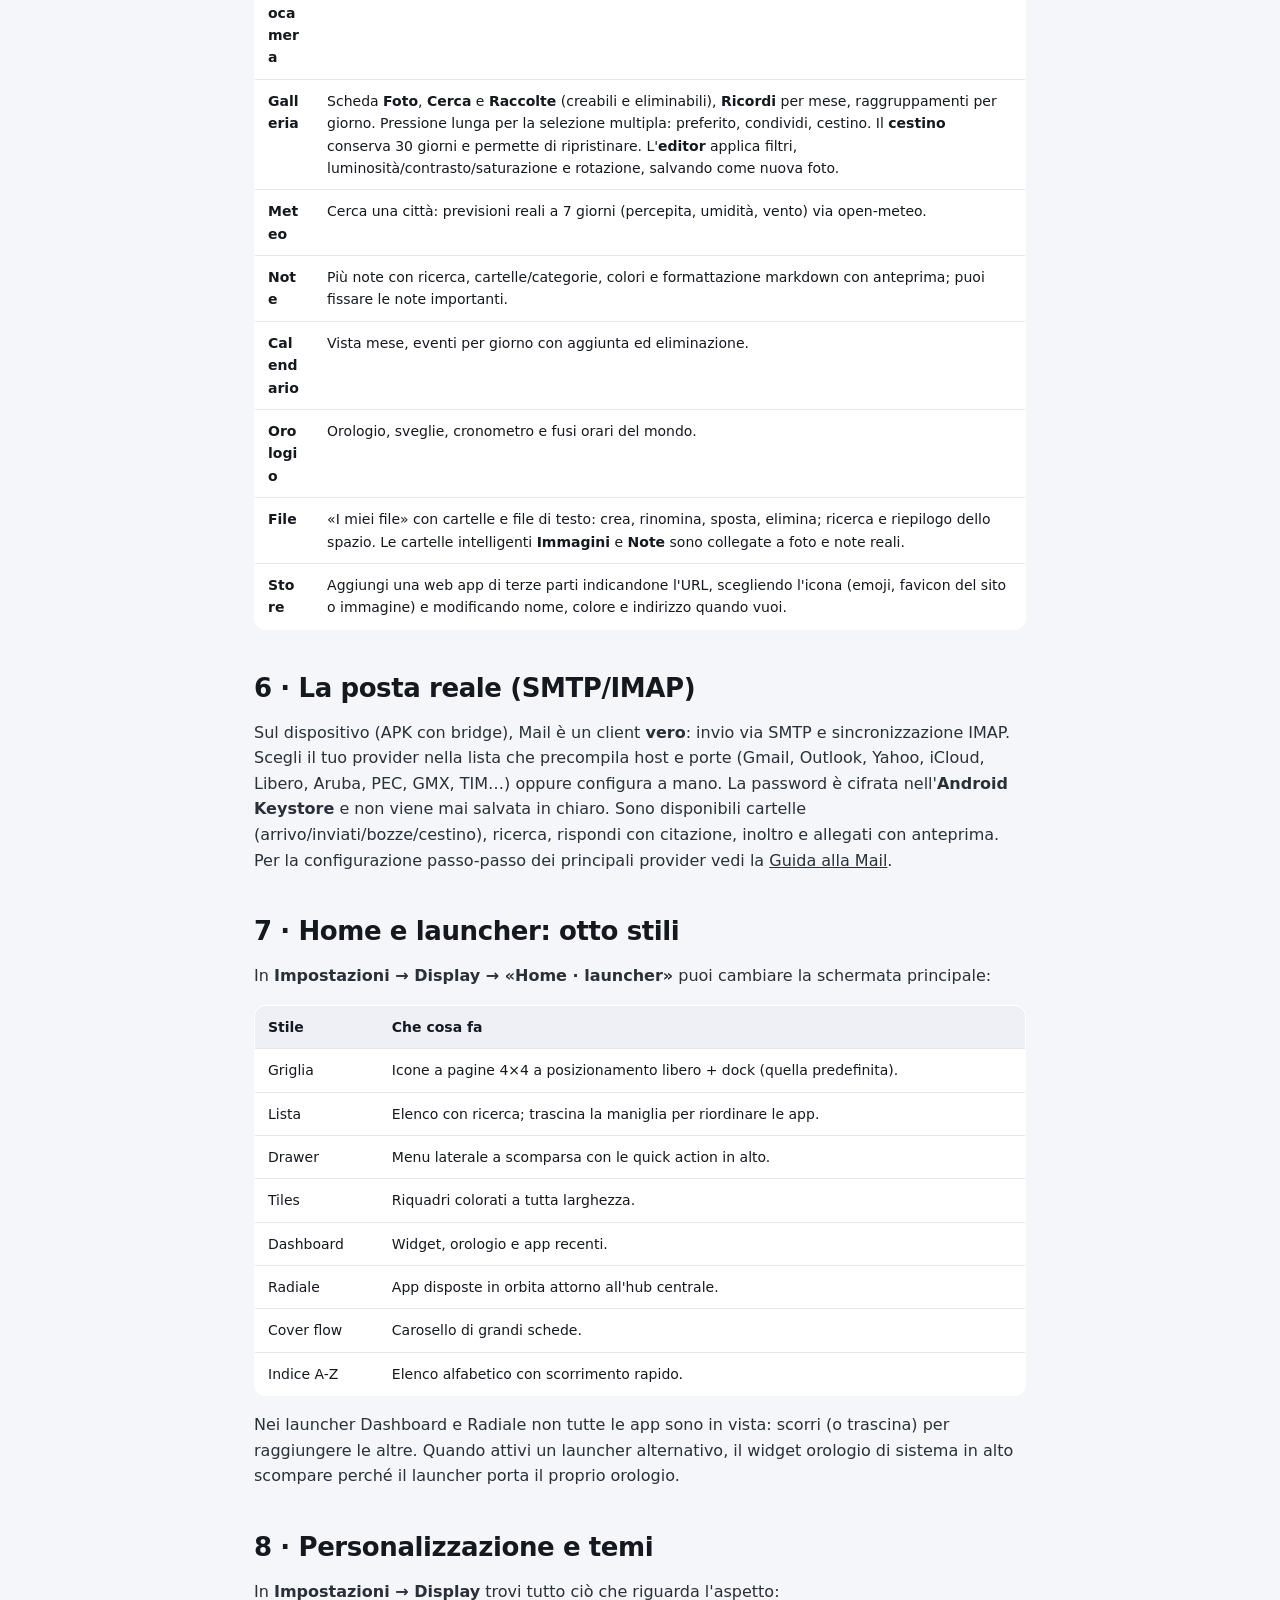
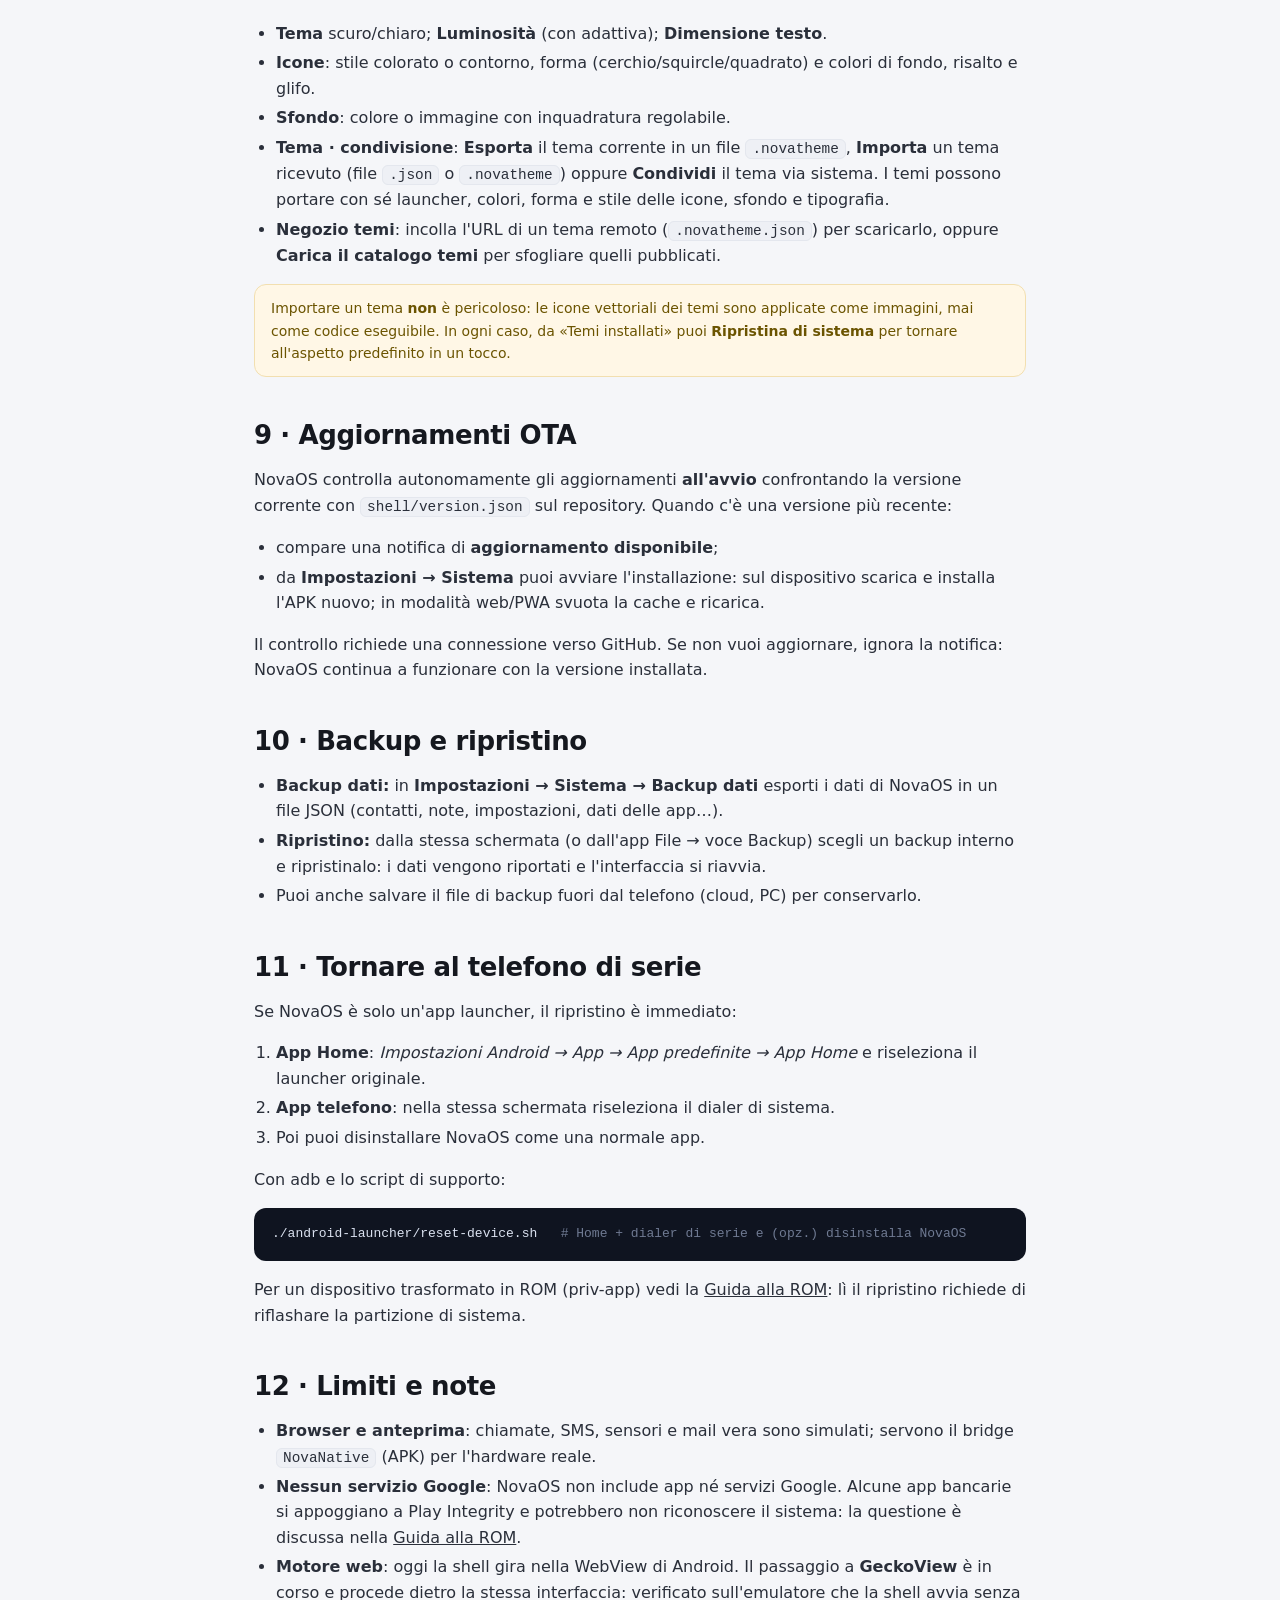
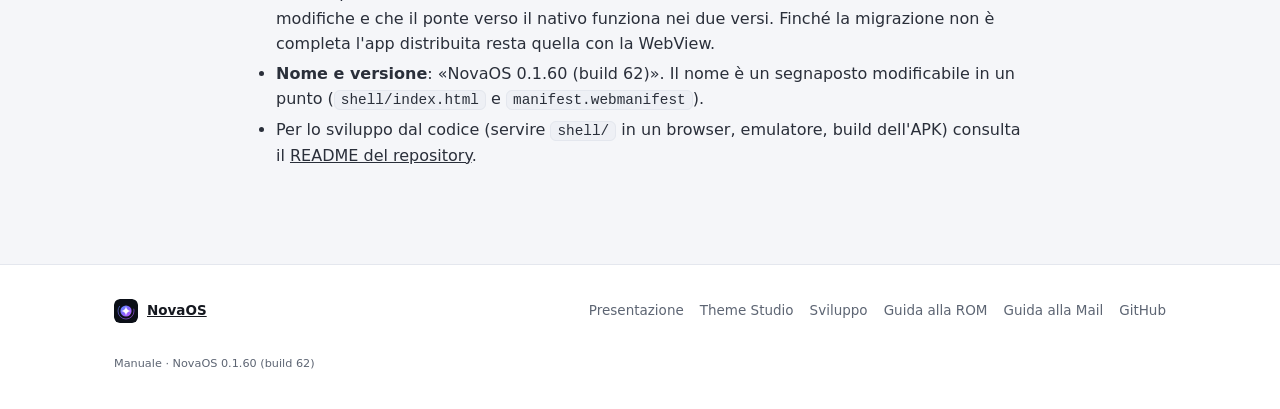
<file: docs/manuale.html>
<!doctype html>
<html lang="it">
<head>
<meta charset="utf-8">
<meta name="viewport" content="width=device-width, initial-scale=1">
<title>Manuale d'uso — NovaOS</title>
<meta name="description" content="Manuale d'uso di NovaOS: installazione, impostazione come Home e telefono predefinito, navigazione, app, launcher, temi, aggiornamenti e backup.">
<link rel="icon" href="img/logo.svg" type="image/svg+xml">
<meta property="og:type" content="article">
<meta property="og:site_name" content="NovaOS">
<meta property="og:title" content="Manuale d'uso — NovaOS">
<meta property="og:description" content="Installazione, Home e telefono predefinito, navigazione, app, launcher, temi, aggiornamenti OTA e backup di NovaOS.">
<meta property="og:url" content="https://redrider21.github.io/NovaOS/manuale.html">
<meta property="og:image" content="https://redrider21.github.io/NovaOS/screens/home.png">
<meta name="twitter:card" content="summary_large_image">
<meta name="twitter:title" content="Manuale d'uso — NovaOS">
<meta name="twitter:description" content="Guida completa all'uso di NovaOS.">
<meta name="twitter:image" content="https://redrider21.github.io/NovaOS/screens/home.png">
<link rel="stylesheet" href="css/site.css">
</head>
<body>

<header class="topbar">
  <div class="container">
    <a class="brand" href="index.html"><img src="img/logo.svg" alt=""><b>NovaOS</b></a>
    <nav class="nav">
      <a href="index.html">Presentazione</a>
      <a href="manuale.html">Manuale</a>
      <a href="theme-studio.html">Theme Studio</a>
      <a href="sviluppo.html">Sviluppo</a>
      <a class="btn small" href="https://github.com/RedRider21/NovaOS/releases" target="_blank" rel="noopener">Scarica l'APK</a>
    </nav>
  </div>
</header>

<section class="doc">
  <div class="container">
    <p class="breadcrumb"><a href="index.html">NovaOS</a> · Manuale d'uso</p>
    <p class="kicker">Manuale d'uso</p>
    <h1>Usare NovaOS</h1>
    <p class="lead">Dal primo avvio alla personalizzazione completa: installazione, Home e telefono
      predefinito, navigazione tra app e launcher, temi, aggiornamenti e backup.
      NovaOS 0.1.60 (build 62).</p>

    <div class="toc">
      <b>Indice</b>
      <ol>
        <li><a href="#installare">Installare e diventare la Home</a></li>
        <li><a href="#telefono">NovaOS come telefono (chiamate vere)</a></li>
        <li><a href="#primo">Primo avvio e navigazione</a></li>
        <li><a href="#home">Organizzare la home</a></li>
        <li><a href="#app">Le app principali</a></li>
        <li><a href="#mail">La posta reale (SMTP/IMAP)</a></li>
        <li><a href="#launcher">Home e launcher: otto stili</a></li>
        <li><a href="#temi">Personalizzazione e temi</a></li>
        <li><a href="#aggiornamenti">Aggiornamenti OTA</a></li>
        <li><a href="#backup">Backup e ripristino</a></li>
        <li><a href="#ripristinare">Tornare al telefono di serie</a></li>
        <li><a href="#limiti">Limiti e note</a></li>
      </ol>
    </div>

    <h2 id="installare">1 · Installare e diventare la Home</h2>
    <p><b>Requisiti.</b> Un telefono Android (8.0 o superiore consigliato) o un emulatore.
      L'APK di NovaOS è autonomo: contiene al suo interno l'intera shell web, quindi funziona
      <b>anche offline</b>.</p>
    <ol>
      <li>Scarica l'ultimo APK dalla pagina
        <a href="https://github.com/RedRider21/NovaOS/releases/latest" target="_blank" rel="noopener">Release su GitHub</a>
        (file <code>NovaOS-….apk</code>).</li>
      <li>Apri il file e consenti l'installazione da sorgenti sconosciute se richiesto.</li>
      <li>Apri NovaOS come una normale app: vedrai il sistema avviarsi con la sua interfaccia.</li>
    </ol>
    <p><b>Per usarlo come vero sistema</b> premi il tasto <kbd>Home</kbd> del telefono: Android
      chiederà quale app usare come schermata iniziale. Scegli <b>NovaOS</b> e poi <b>Sempre</b>.
      In alternativa: <em>Impostazioni Android → App → App predefinite → App Home → NovaOS</em>.</p>
    <div class="note blue">In questa modalità NovaOS non disinstalla nulla: resta un'app come le altre
      e il launcher originale può essere riselezionato in qualsiasi momento. Per la trasformazione
      «completa» (launcher di sistema disattivati, boot diretto in NovaOS) vedi la
      <a href="https://github.com/RedRider21/NovaOS/blob/main/docs/GUIDA-ROM.md">Guida alla ROM</a>.</div>

    <h2 id="telefono">2 · NovaOS come telefono (chiamate vere)</h2>
    <p>Per ricevere e gestire le chiamate <b>dentro l'interfaccia di NovaOS</b> (schermata di chiamata
      in arrivo, rispondi/rifiuta, muto, vivavoce) NovaOS deve essere il <b>telefono predefinito</b>:</p>
    <ol>
      <li>Apri <b>Impostazioni → Rete e connettività → Telefono predefinito</b>.</li>
      <li>Tocca la voce: se NovaOS non è già il default, si apre il pannello del ruolo di Android.
        Seleziona NovaOS.</li>
    </ol>
    <p>Quando compose o ricevi una chiamata, tutto avviene nella web app: la schermata in arrivo
      mostra avatar, nome e numero con i pulsanti <b>Rispondi</b> (verde) e <b>Rifiuta</b> (rosso);
      in conversazione hai <b>Termina</b>, <b>Muto</b>, <b>Tastierino DTMF</b> e <b>Vivavoce</b>.
      Se invece non imposti NovaOS come default, i link <code>tel:</code> aprono comunque il dialer
      col numero precompilato, ma la telefonata vera la gestisce il dialer di sistema.</p>
    <p><b>Prova senza ricevere chiamate.</b> Nel Telefono, il tasto verde (in basso) avvia una
      <b>chiamata simulata</b> quando NovaOS gira in un browser o in anteprima; sul dispositivo reale
      inoltra invece la chiamata vera tramite il dialer/la radio. Sull'<b>emulatore</b> puoi simulare
      una chiamata in arrivo con:</p>
    <pre class="doc-code">adb emu gsm call 3401234567      <span class="c"># squillo → schermata di NovaOS</span>
adb emu gsm cancel 3401234567    <span class="c"># termina la chiamata</span></pre>

    <h2 id="primo">3 · Primo avvio e navigazione</h2>
    <ul>
      <li><b>Avvio.</b> Compare il logo animato, poi il blocco schermo. Per impostare un metodo di
        sblocco vai in <b>Impostazioni → Sicurezza e blocco</b>: nessuno, scorrimento o <b>PIN</b>,
        con blocco automatico per inattività.</li>
      <li><b>Scorri dal bordo superiore</b> per aprire la <b>tendina rapida</b>: tile per Wi-Fi,
        Bluetooth, dati, luminosità (con slider) e altre scorciatoie, più le notifiche. Le notifiche
        arrivano anche come <b>bolle heads-up</b> sopra la home.</li>
      <li><b>Dock.</b> In basso ci sono quattro app sempre visibili (Telefono, Messaggi, Fotocamera,
        Browser). Sopra, la griglia della home.</li>
      <li><b>Tornare alla home.</b> Premi il tasto Home di Android (o l'icona di casa nella barra di
        navigazione). Il tasto <b>Indietro</b> chiude l'app corrente.</li>
      <li><b>Cambiare rapidamente l'aspetto.</b> Da <b>Impostazioni → Display</b> scegli tema
        chiaro/scuro, luminosità, dimensione del testo, sfondo e lo stile della home.</li>
      <li>Le Impostazioni hanno una <b>barra di ricerca</b>: digita una voce e le voci corrispondenti
        restano filtrate.</li>
    </ul>

    <h2 id="home">4 · Organizzare la home</h2>
    <p>La <b>Griglia</b> classica usa pagine di slot <b>4×4 a posizionamento libero</b>: ogni icona
      resta esattamente dove la metti, anche lasciando spazi vuoti.</p>
    <ul>
      <li><b>Sposta</b> un'icona: tieni premuta, poi trascinala (se stai modificando, puoi trascinarla
        tra le pagine o verso il dock).</li>
      <li><b>Cartelle:</b> trascina un'icona sopra un'altra per raggrupparle.</li>
      <li><b>Pagine:</b> scorri lateralmente con un gesto di flick per cambiare pagina della home.</li>
      <li><b>Sfondo e colori:</b> in <b>Impostazioni → Display → Sfondo</b> scegli un colore o
        un'immagine (Riempi / Adatta / Zoom, con regolazione della posizione).</li>
    </ul>

    <h2 id="app">5 · Le app principali</h2>
    <table>
      <tr><th>App</th><th>Come si usa</th></tr>
      <tr><td><b>Telefono</b></td><td>Schede Preferiti, Recenti (con ricerca), Rubrica e Tastierino.
        Mentre digiti compaiono i contatti suggeriti; dalla cronologia puoi richiamare o aggiungere ai
        contatti. Il tasto verde compone (simulato nel browser, reale sul dispositivo).</td></tr>
      <tr><td><b>Rubrica</b></td><td>Aggiungi, modifica ed elimina contatti (nome, telefono, email).
        Da un contatto chiami, mandi SMS o apri la mail in un tocco.</td></tr>
      <tr><td><b>Messaggi</b></td><td>Nuova conversazione partendo dai contatti; ogni messaggio ha il
        suo orario, puoi rispondere in linea ed eliminare conversazioni.</td></tr>
      <tr><td><b>Mail</b></td><td>Client reale SMTP/IMAP, vedi sezione <a href="#mail">posta</a>.
        Nel browser, senza bridge, resta una simulazione locale.</td></tr>
      <tr><td><b>Browser</b></td><td>Schede multiple con anteprime, incognito, cronologia e preferiti
        <b>condivisi con la home</b>, modalità lettura, trova nella pagina, download, creazione di una
        scorciatoia nella home e <b>traduzione delle pagine</b> in 64 lingue. Sul dispositivo apre i siti in
        una <b>WebView nativa a schermo intero</b> (niente limiti da iframe). Usa il pulsante
        <b>Vista desktop</b> per WhatsApp/Telegram Web: così compare il QR di accesso.</td></tr>
      <tr><td><b>Fotocamera</b></td><td>Anteprima live, scatto salvato in Galleria, import da file.</td></tr>
      <tr><td><b>Galleria</b></td><td>Scheda <b>Foto</b>, <b>Cerca</b> e <b>Raccolte</b> (creabili e
        eliminabili), <b>Ricordi</b> per mese, raggruppamenti per giorno. Pressione lunga per la
        selezione multipla: preferito, condividi, cestino. Il <b>cestino</b> conserva 30 giorni e
        permette di ripristinare. L'<b>editor</b> applica filtri, luminosità/contrasto/saturazione e
        rotazione, salvando come nuova foto.</td></tr>
      <tr><td><b>Meteo</b></td><td>Cerca una città: previsioni reali a 7 giorni (percepita, umidità,
        vento) via open-meteo.</td></tr>
      <tr><td><b>Note</b></td><td>Più note con ricerca, cartelle/categorie, colori e formattazione
        markdown con anteprima; puoi fissare le note importanti.</td></tr>
      <tr><td><b>Calendario</b></td><td>Vista mese, eventi per giorno con aggiunta ed eliminazione.</td></tr>
      <tr><td><b>Orologio</b></td><td>Orologio, sveglie, cronometro e fusi orari del mondo.</td></tr>
      <tr><td><b>File</b></td><td>«I miei file» con cartelle e file di testo: crea, rinomina, sposta,
        elimina; ricerca e riepilogo dello spazio. Le cartelle intelligenti <b>Immagini</b> e
        <b>Note</b> sono collegate a foto e note reali.</td></tr>
      <tr><td><b>Store</b></td><td>Aggiungi una web app di terze parti indicandone l'URL, scegliendo
        l'icona (emoji, favicon del sito o immagine) e modificando nome, colore e indirizzo quando
        vuoi.</td></tr>
    </table>

    <h2 id="mail">6 · La posta reale (SMTP/IMAP)</h2>
    <p>Sul dispositivo (APK con bridge), Mail è un client <b>vero</b>: invio via SMTP e sincronizzazione
      IMAP. Scegli il tuo provider nella lista che precompila host e porte (Gmail, Outlook, Yahoo,
      iCloud, Libero, Aruba, PEC, GMX, TIM…) oppure configura a mano. La password è cifrata
      nell'<b>Android Keystore</b> e non viene mai salvata in chiaro. Sono disponibili cartelle
      (arrivo/inviati/bozze/cestino), ricerca, rispondi con citazione, inoltro e allegati con
      anteprima. Per la configurazione passo-passo dei principali provider vedi la
      <a href="https://github.com/RedRider21/NovaOS/blob/main/docs/GUIDA-MAIL.md">Guida alla Mail</a>.</p>

    <h2 id="launcher">7 · Home e launcher: otto stili</h2>
    <p>In <b>Impostazioni → Display → «Home · launcher»</b> puoi cambiare la schermata principale:</p>
    <table>
      <tr><th>Stile</th><th>Che cosa fa</th></tr>
      <tr><td>Griglia</td><td>Icone a pagine 4×4 a posizionamento libero + dock (quella predefinita).</td></tr>
      <tr><td>Lista</td><td>Elenco con ricerca; trascina la maniglia per riordinare le app.</td></tr>
      <tr><td>Drawer</td><td>Menu laterale a scomparsa con le quick action in alto.</td></tr>
      <tr><td>Tiles</td><td>Riquadri colorati a tutta larghezza.</td></tr>
      <tr><td>Dashboard</td><td>Widget, orologio e app recenti.</td></tr>
      <tr><td>Radiale</td><td>App disposte in orbita attorno all'hub centrale.</td></tr>
      <tr><td>Cover flow</td><td>Carosello di grandi schede.</td></tr>
      <tr><td>Indice A-Z</td><td>Elenco alfabetico con scorrimento rapido.</td></tr>
    </table>
    <p>Nei launcher Dashboard e Radiale non tutte le app sono in vista: scorri (o trascina) per
      raggiungere le altre. Quando attivi un launcher alternativo, il widget orologio di sistema in
      alto scompare perché il launcher porta il proprio orologio.</p>

    <h2 id="temi">8 · Personalizzazione e temi</h2>
    <p>In <b>Impostazioni → Display</b> trovi tutto ciò che riguarda l'aspetto:</p>
    <ul>
      <li><b>Tema</b> scuro/chiaro; <b>Luminosità</b> (con adattiva); <b>Dimensione testo</b>.</li>
      <li><b>Icone</b>: stile colorato o contorno, forma (cerchio/squircle/quadrato) e colori di
        fondo, risalto e glifo.</li>
      <li><b>Sfondo</b>: colore o immagine con inquadratura regolabile.</li>
      <li><b>Tema · condivisione</b>: <b>Esporta</b> il tema corrente in un file
        <code>.novatheme</code>, <b>Importa</b> un tema ricevuto (file <code>.json</code> o
        <code>.novatheme</code>) oppure <b>Condividi</b> il tema via sistema. I temi possono portare
        con sé launcher, colori, forma e stile delle icone, sfondo e tipografia.</li>
      <li><b>Negozio temi</b>: incolla l'URL di un tema remoto (<code>.novatheme.json</code>) per
        scaricarlo, oppure <b>Carica il catalogo temi</b> per sfogliare quelli pubblicati.</li>
    </ul>
    <div class="note">Importare un tema <b>non</b> è pericoloso: le icone vettoriali dei temi sono
      applicate come immagini, mai come codice eseguibile. In ogni caso, da «Temi installati» puoi
      <b>Ripristina di sistema</b> per tornare all'aspetto predefinito in un tocco.</div>

    <h2 id="aggiornamenti">9 · Aggiornamenti OTA</h2>
    <p>NovaOS controlla autonomamente gli aggiornamenti <b>all'avvio</b> confrontando la versione
      corrente con <code>shell/version.json</code> sul repository. Quando c'è una versione più recente:</p>
    <ul>
      <li>compare una notifica di <b>aggiornamento disponibile</b>;</li>
      <li>da <b>Impostazioni → Sistema</b> puoi avviare l'installazione: sul dispositivo scarica e
        installa l'APK nuovo; in modalità web/PWA svuota la cache e ricarica.</li>
    </ul>
    <p>Il controllo richiede una connessione verso GitHub. Se non vuoi aggiornare, ignora la
      notifica: NovaOS continua a funzionare con la versione installata.</p>

    <h2 id="backup">10 · Backup e ripristino</h2>
    <ul>
      <li><b>Backup dati:</b> in <b>Impostazioni → Sistema → Backup dati</b> esporti i dati di NovaOS
        in un file JSON (contatti, note, impostazioni, dati delle app…).</li>
      <li><b>Ripristino:</b> dalla stessa schermata (o dall'app File → voce Backup) scegli un backup
        interno e ripristinalo: i dati vengono riportati e l'interfaccia si riavvia.</li>
      <li>Puoi anche salvare il file di backup fuori dal telefono (cloud, PC) per conservarlo.</li>
    </ul>

    <h2 id="ripristinare">11 · Tornare al telefono di serie</h2>
    <p>Se NovaOS è solo un'app launcher, il ripristino è immediato:</p>
    <ol>
      <li><b>App Home</b>: <em>Impostazioni Android → App → App predefinite → App Home</em> e
        riseleziona il launcher originale.</li>
      <li><b>App telefono</b>: nella stessa schermata riseleziona il dialer di sistema.</li>
      <li>Poi puoi disinstallare NovaOS come una normale app.</li>
    </ol>
    <p>Con adb e lo script di supporto:</p>
    <pre class="doc-code">./android-launcher/reset-device.sh   <span class="c"># Home + dialer di serie e (opz.) disinstalla NovaOS</span></pre>
    <p>Per un dispositivo trasformato in ROM (priv-app) vedi la
      <a href="https://github.com/RedRider21/NovaOS/blob/main/docs/GUIDA-ROM.md">Guida alla ROM</a>: lì il ripristino richiede di riflashare la
      partizione di sistema.</p>

    <h2 id="limiti">12 · Limiti e note</h2>
    <ul>
      <li><b>Browser e anteprima</b>: chiamate, SMS, sensori e mail vera sono simulati; servono il
        bridge <code>NovaNative</code> (APK) per l'hardware reale.</li>
      <li><b>Nessun servizio Google</b>: NovaOS non include app né servizi Google. Alcune app
        bancarie si appoggiano a Play Integrity e potrebbero non riconoscere il sistema: la questione
        è discussa nella <a href="https://github.com/RedRider21/NovaOS/blob/main/docs/GUIDA-ROM.md">Guida alla ROM</a>.</li>
      <li><b>Motore web</b>: oggi la shell gira nella WebView di Android. Il passaggio a
        <b>GeckoView</b> è in corso e procede dietro la stessa interfaccia: verificato sull'emulatore
        che la shell avvia senza modifiche e che il ponte verso il nativo funziona nei due versi.
        Finché la migrazione non è completa l'app distribuita resta quella con la WebView.</li>
      <li><b>Nome e versione</b>: «NovaOS 0.1.60 (build 62)». Il nome è un segnaposto modificabile in
        un punto (<code>shell/index.html</code> e <code>manifest.webmanifest</code>).</li>
      <li>Per lo sviluppo dal codice (servire <code>shell/</code> in un browser, emulatore, build
        dell'APK) consulta il <a href="https://github.com/RedRider21/NovaOS" target="_blank" rel="noopener">README
        del repository</a>.</li>
    </ul>

  </div>
</section>

<footer>
  <div class="container">
    <a class="f-brand" href="index.html"><img src="img/logo.svg" alt="">NovaOS</a>
    <nav>
      <a href="index.html">Presentazione</a>
      <a href="theme-studio.html">Theme Studio</a>
      <a href="sviluppo.html">Sviluppo</a>
      <a href="https://github.com/RedRider21/NovaOS/blob/main/docs/GUIDA-ROM.md">Guida alla ROM</a>
      <a href="https://github.com/RedRider21/NovaOS/blob/main/docs/GUIDA-MAIL.md">Guida alla Mail</a>
      <a href="https://github.com/RedRider21/NovaOS" target="_blank" rel="noopener">GitHub</a>
    </nav>
    <small>Manuale · NovaOS 0.1.60 (build 62)</small>
  </div>
</footer>

<script src="js/site.js" defer></script>
</body>
</html>
</file>
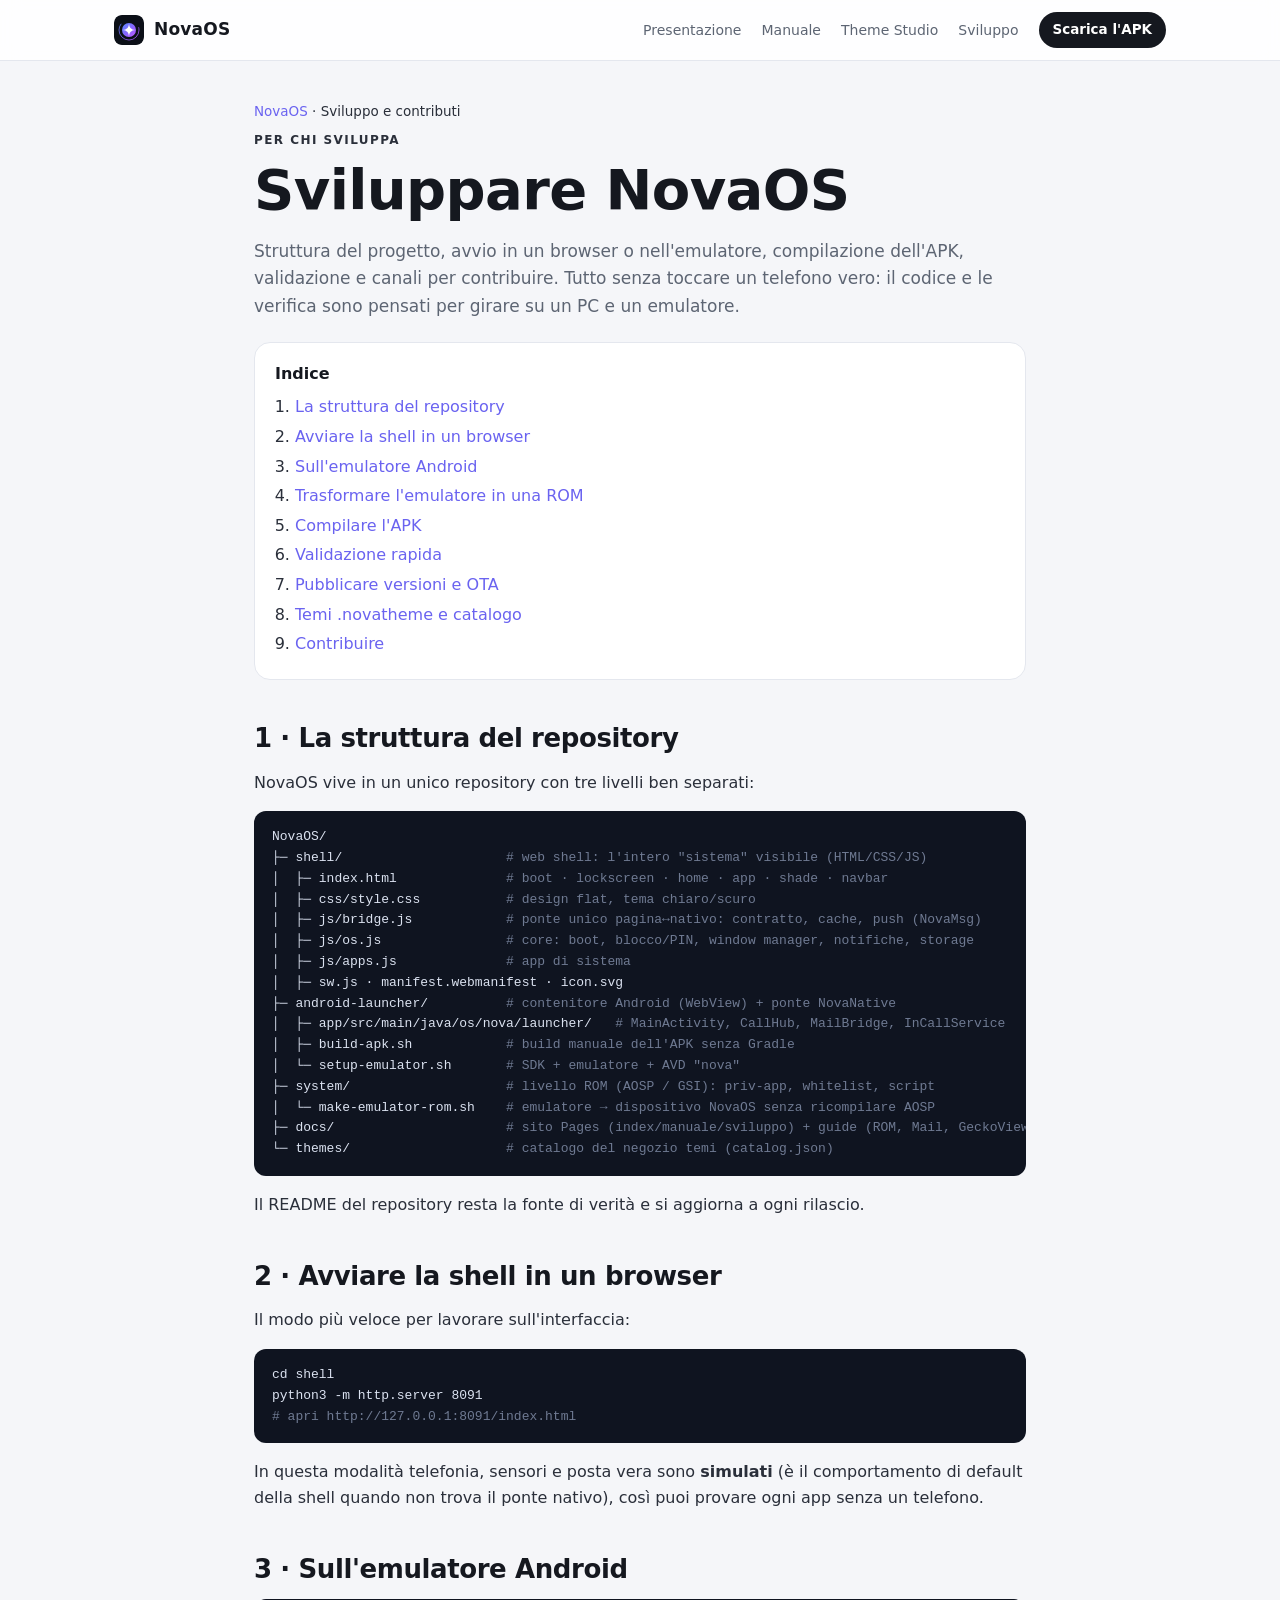
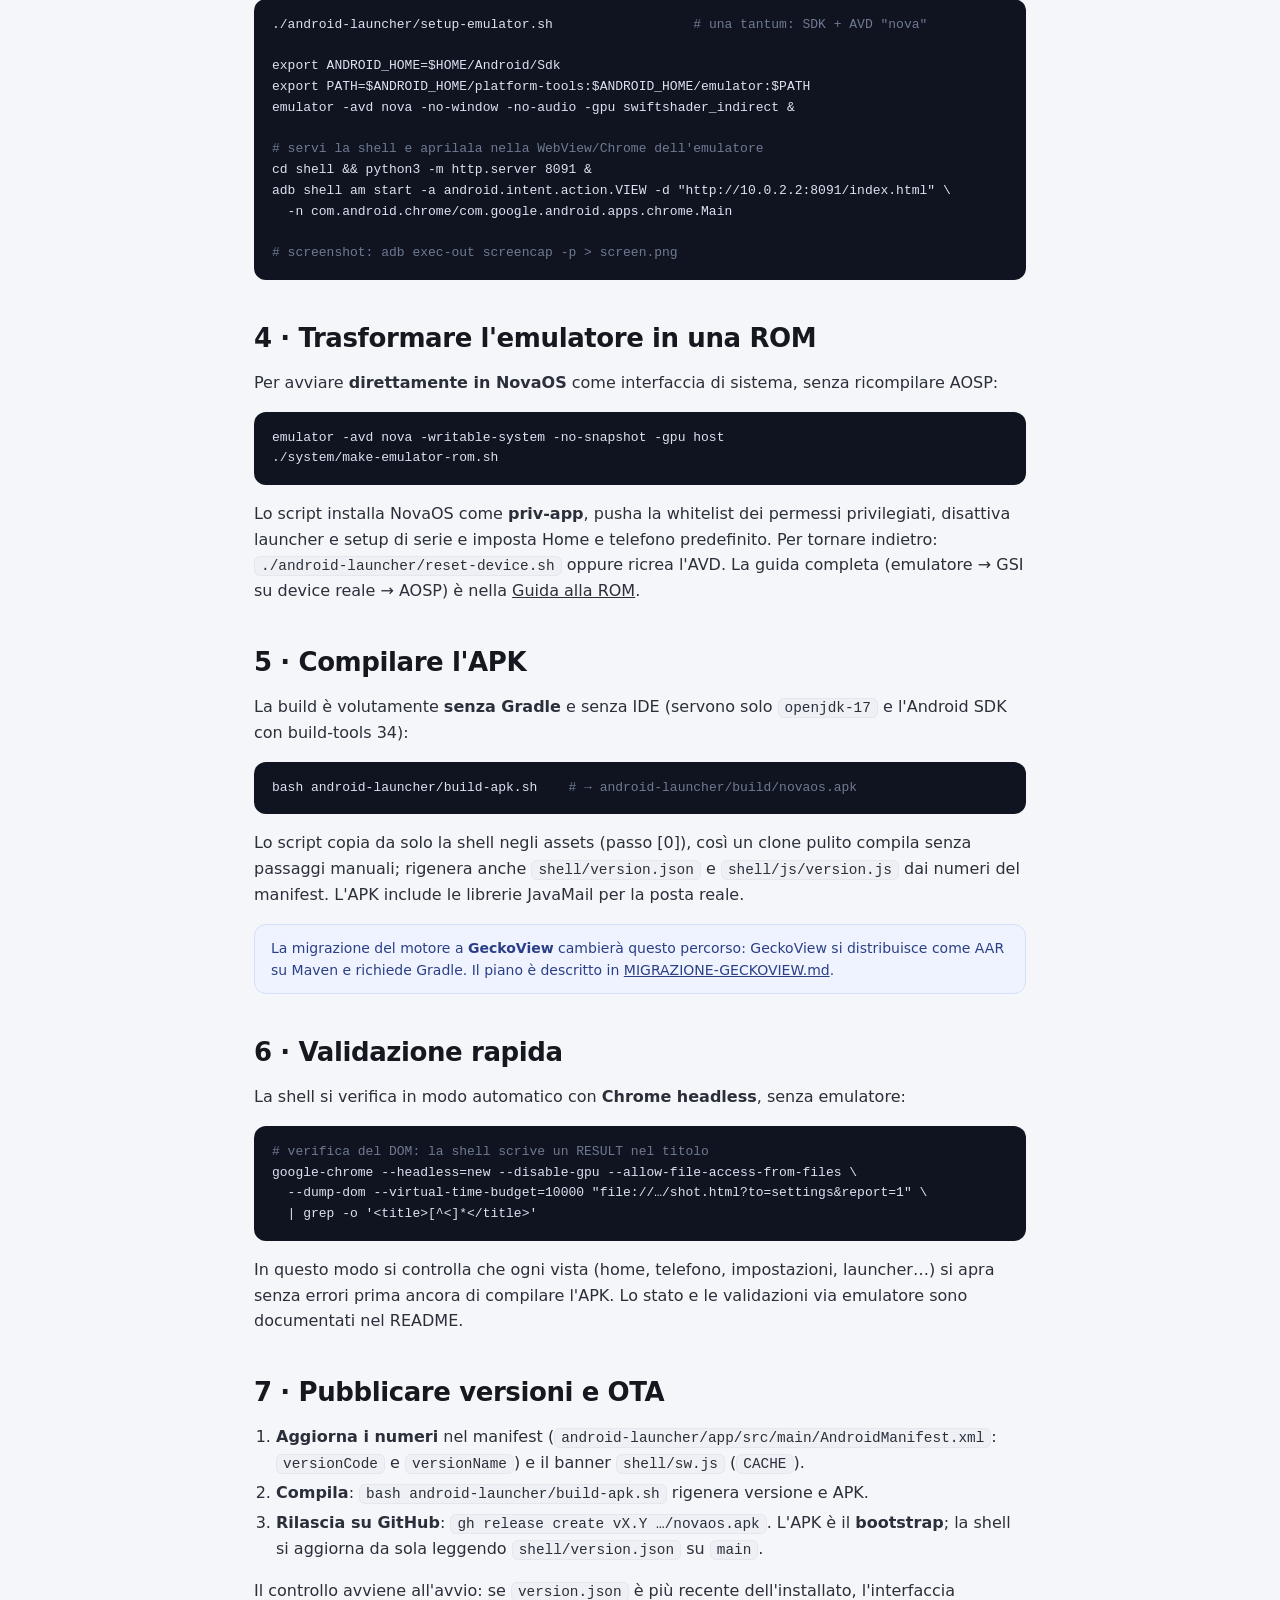
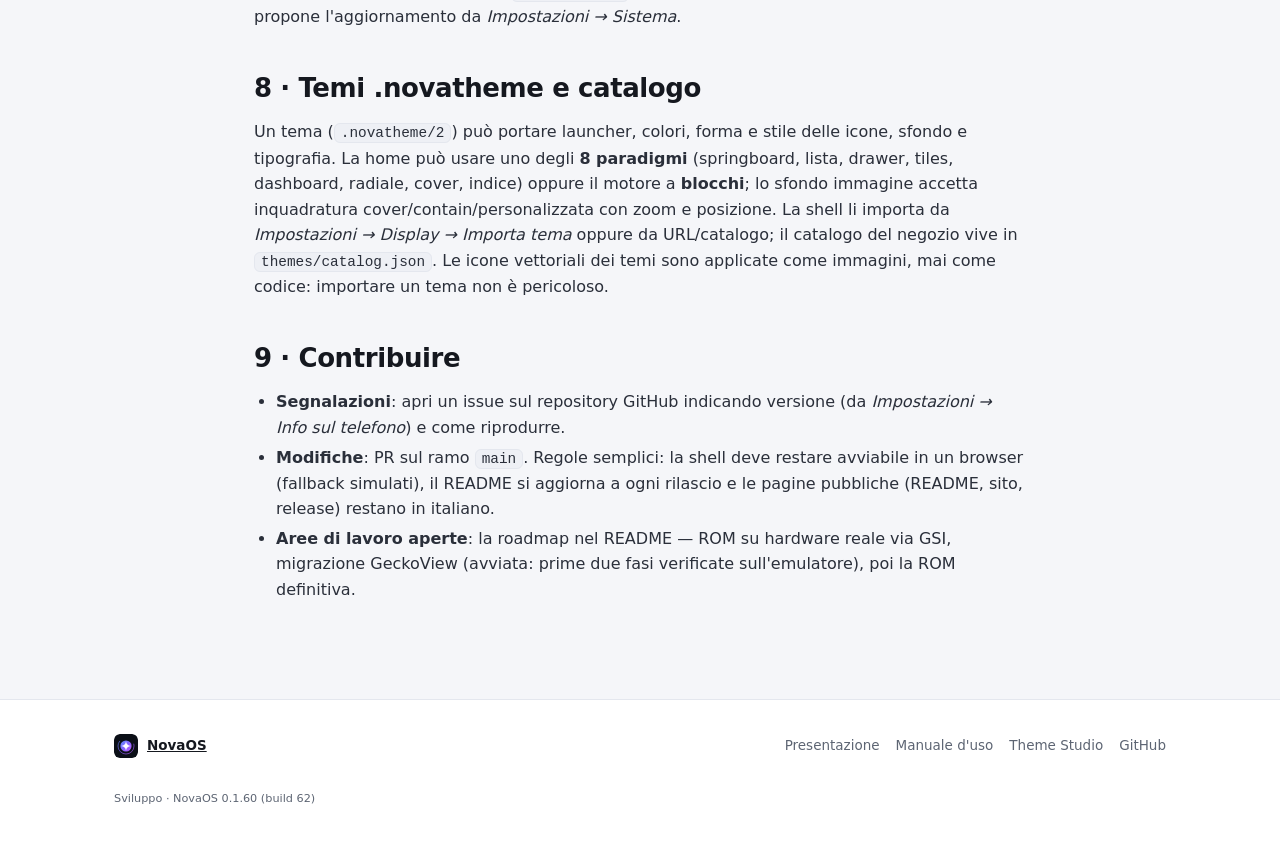
<file: docs/sviluppo.html>
<!doctype html>
<html lang="it">
<head>
<meta charset="utf-8">
<meta name="viewport" content="width=device-width, initial-scale=1">
<title>Sviluppo e contributi — NovaOS</title>
<meta name="description" content="Come sviluppare NovaOS: struttura del progetto, avvio in browser ed emulatore, compilazione dell'APK, validazione, OTA e contributi.">
<link rel="icon" href="img/logo.svg" type="image/svg+xml">
<meta property="og:type" content="article">
<meta property="og:site_name" content="NovaOS">
<meta property="og:title" content="Sviluppo e contributi — NovaOS">
<meta property="og:description" content="Struttura del progetto, avvio in browser/emulatore, build dell'APK, validazione e come contribuire a NovaOS.">
<meta property="og:url" content="https://redrider21.github.io/NovaOS/sviluppo.html">
<meta property="og:image" content="https://redrider21.github.io/NovaOS/screens/home.png">
<meta name="twitter:card" content="summary_large_image">
<link rel="stylesheet" href="css/site.css">
</head>
<body>

<header class="topbar">
  <div class="container">
    <a class="brand" href="index.html"><img src="img/logo.svg" alt=""><b>NovaOS</b></a>
    <nav class="nav">
      <a href="index.html">Presentazione</a>
      <a href="manuale.html">Manuale</a>
      <a href="theme-studio.html">Theme Studio</a>
      <a href="sviluppo.html">Sviluppo</a>
      <a class="btn small" href="https://github.com/RedRider21/NovaOS/releases" target="_blank" rel="noopener">Scarica l'APK</a>
    </nav>
  </div>
</header>

<section class="doc">
  <div class="container">
    <p class="breadcrumb"><a href="index.html">NovaOS</a> · Sviluppo e contributi</p>
    <p class="kicker">Per chi sviluppa</p>
    <h1>Sviluppare NovaOS</h1>
    <p class="lead">Struttura del progetto, avvio in un browser o nell'emulatore, compilazione
      dell'APK, validazione e canali per contribuire. Tutto senza toccare un telefono vero:
      il codice e le verifica sono pensati per girare su un PC e un emulatore.</p>

    <div class="toc">
      <b>Indice</b>
      <ol>
        <li><a href="#struttura">La struttura del repository</a></li>
        <li><a href="#browser">Avviare la shell in un browser</a></li>
        <li><a href="#emulatore">Sull'emulatore Android</a></li>
        <li><a href="#rom">Trasformare l'emulatore in una ROM</a></li>
        <li><a href="#apk">Compilare l'APK</a></li>
        <li><a href="#validazione">Validazione rapida</a></li>
        <li><a href="#ota">Pubblicare versioni e OTA</a></li>
        <li><a href="#temi">Temi .novatheme e catalogo</a></li>
        <li><a href="#contribute">Contribuire</a></li>
      </ol>
    </div>

    <h2 id="struttura">1 · La struttura del repository</h2>
    <p>NovaOS vive in un unico repository con tre livelli ben separati:</p>
    <pre class="doc-code">NovaOS/
├─ shell/                     <span class="c"># web shell: l'intero "sistema" visibile (HTML/CSS/JS)</span>
│  ├─ index.html              <span class="c"># boot · lockscreen · home · app · shade · navbar</span>
│  ├─ css/style.css           <span class="c"># design flat, tema chiaro/scuro</span>
│  ├─ js/bridge.js            <span class="c"># ponte unico pagina↔nativo: contratto, cache, push (NovaMsg)</span>
│  ├─ js/os.js                <span class="c"># core: boot, blocco/PIN, window manager, notifiche, storage</span>
│  ├─ js/apps.js              <span class="c"># app di sistema</span>
│  ├─ sw.js · manifest.webmanifest · icon.svg
├─ android-launcher/          <span class="c"># contenitore Android (WebView) + ponte NovaNative</span>
│  ├─ app/src/main/java/os/nova/launcher/   <span class="c"># MainActivity, CallHub, MailBridge, InCallService</span>
│  ├─ build-apk.sh            <span class="c"># build manuale dell'APK senza Gradle</span>
│  └─ setup-emulator.sh       <span class="c"># SDK + emulatore + AVD "nova"</span>
├─ system/                    <span class="c"># livello ROM (AOSP / GSI): priv-app, whitelist, script</span>
│  └─ make-emulator-rom.sh    <span class="c"># emulatore → dispositivo NovaOS senza ricompilare AOSP</span>
├─ docs/                      <span class="c"># sito Pages (index/manuale/sviluppo) + guide (ROM, Mail, GeckoView)</span>
└─ themes/                    <span class="c"># catalogo del negozio temi (catalog.json)</span></pre>
    <p>Il README del repository resta la fonte di verità e si aggiorna a ogni rilascio.</p>

    <h2 id="browser">2 · Avviare la shell in un browser</h2>
    <p>Il modo più veloce per lavorare sull'interfaccia:</p>
    <pre class="doc-code">cd shell
python3 -m http.server 8091
<span class="c"># apri http://127.0.0.1:8091/index.html</span></pre>
    <p>In questa modalità telefonia, sensori e posta vera sono <b>simulati</b> (è il comportamento
      di default della shell quando non trova il ponte nativo), così puoi provare ogni app senza
      un telefono.</p>

    <h2 id="emulatore">3 · Sull'emulatore Android</h2>
    <pre class="doc-code">./android-launcher/setup-emulator.sh                  <span class="c"># una tantum: SDK + AVD "nova"</span>

export ANDROID_HOME=$HOME/Android/Sdk
export PATH=$ANDROID_HOME/platform-tools:$ANDROID_HOME/emulator:$PATH
emulator -avd nova -no-window -no-audio -gpu swiftshader_indirect &

<span class="c"># servi la shell e aprilala nella WebView/Chrome dell'emulatore</span>
cd shell &amp;&amp; python3 -m http.server 8091 &amp;
adb shell am start -a android.intent.action.VIEW -d "http://10.0.2.2:8091/index.html" \
  -n com.android.chrome/com.google.android.apps.chrome.Main

<span class="c"># screenshot: adb exec-out screencap -p &gt; screen.png</span></pre>

    <h2 id="rom">4 · Trasformare l'emulatore in una ROM</h2>
    <p>Per avviare <b>direttamente in NovaOS</b> come interfaccia di sistema, senza ricompilare
      AOSP:</p>
    <pre class="doc-code">emulator -avd nova -writable-system -no-snapshot -gpu host
./system/make-emulator-rom.sh</pre>
    <p>Lo script installa NovaOS come <b>priv-app</b>, pusha la whitelist dei permessi
      privilegiati, disattiva launcher e setup di serie e imposta Home e telefono predefinito.
      Per tornare indietro: <code>./android-launcher/reset-device.sh</code> oppure ricrea l'AVD.
      La guida completa (emulatore → GSI su device reale → AOSP) è nella
      <a href="https://github.com/RedRider21/NovaOS/blob/main/docs/GUIDA-ROM.md" target="_blank" rel="noopener">Guida alla ROM</a>.</p>

    <h2 id="apk">5 · Compilare l'APK</h2>
    <p>La build è volutamente <b>senza Gradle</b> e senza IDE (servono solo <code>openjdk-17</code>
      e l'Android SDK con build-tools 34):</p>
    <pre class="doc-code">bash android-launcher/build-apk.sh    <span class="c"># → android-launcher/build/novaos.apk</span></pre>
    <p>Lo script copia da solo la shell negli assets (passo [0]), così un clone pulito compila
      senza passaggi manuali; rigenera anche <code>shell/version.json</code> e
      <code>shell/js/version.js</code> dai numeri del manifest. L'APK include le librerie JavaMail
      per la posta reale.</p>
    <div class="note blue">La migrazione del motore a <b>GeckoView</b> cambierà questo percorso:
      GeckoView si distribuisce come AAR su Maven e richiede Gradle. Il piano è descritto in
      <a href="https://github.com/RedRider21/NovaOS/blob/main/docs/MIGRAZIONE-GECKOVIEW.md" target="_blank" rel="noopener">MIGRAZIONE-GECKOVIEW.md</a>.</div>

    <h2 id="validazione">6 · Validazione rapida</h2>
    <p>La shell si verifica in modo automatico con <b>Chrome headless</b>, senza emulatore:</p>
    <pre class="doc-code"><span class="c"># verifica del DOM: la shell scrive un RESULT nel titolo</span>
google-chrome --headless=new --disable-gpu --allow-file-access-from-files \
  --dump-dom --virtual-time-budget=10000 "file://…/shot.html?to=settings&amp;report=1" \
  | grep -o '&lt;title&gt;[^&lt;]*&lt;/title&gt;'</pre>
    <p>In questo modo si controlla che ogni vista (home, telefono, impostazioni, launcher…) si
      apra senza errori prima ancora di compilare l'APK. Lo stato e le validazioni via emulatore
      sono documentati nel README.</p>

    <h2 id="ota">7 · Pubblicare versioni e OTA</h2>
    <ol>
      <li><b>Aggiorna i numeri</b> nel manifest
        (<code>android-launcher/app/src/main/AndroidManifest.xml</code>: <code>versionCode</code>
        e <code>versionName</code>) e il banner <code>shell/sw.js</code> (<code>CACHE</code>).</li>
      <li><b>Compila</b>: <code>bash android-launcher/build-apk.sh</code> rigenera versione e APK.</li>
      <li><b>Rilascia su GitHub</b>: <code>gh release create vX.Y …/novaos.apk</code>. L'APK è il
        <b>bootstrap</b>; la shell si aggiorna da sola leggendo
        <code>shell/version.json</code> su <code>main</code>.</li>
    </ol>
    <p>Il controllo avviene all'avvio: se <code>version.json</code> è più recente dell'installato,
      l'interfaccia propone l'aggiornamento da <em>Impostazioni → Sistema</em>.</p>

    <h2 id="temi">8 · Temi .novatheme e catalogo</h2>
    <p>Un tema (<code>.novatheme/2</code>) può portare launcher, colori, forma e stile delle icone,
      sfondo e tipografia. La home può usare uno degli <b>8 paradigmi</b> (springboard, lista,
      drawer, tiles, dashboard, radiale, cover, indice) oppure il motore a <b>blocchi</b>; lo
      sfondo immagine accetta inquadratura cover/contain/personalizzata con zoom e posizione.
      La shell li importa da <em>Impostazioni → Display → Importa tema</em>
      oppure da URL/catalogo; il catalogo del negozio vive in <code>themes/catalog.json</code>.
      Le icone vettoriali dei temi sono applicate come immagini, mai come codice: importare un tema
      non è pericoloso.</p>

    <h2 id="contribute">9 · Contribuire</h2>
    <ul>
      <li><b>Segnalazioni</b>: apri un issue sul repository GitHub indicando versione
        (da <em>Impostazioni → Info sul telefono</em>) e come riprodurre.</li>
      <li><b>Modifiche</b>: PR sul ramo <code>main</code>. Regole semplici: la shell deve restare
        avviabile in un browser (fallback simulati), il README si aggiorna a ogni rilascio e le
        pagine pubbliche (README, sito, release) restano in italiano.</li>
      <li><b>Aree di lavoro aperte</b>: la roadmap nel README — ROM su hardware reale via GSI,
        migrazione GeckoView (avviata: prime due fasi verificate sull'emulatore), poi la ROM
        definitiva.</li>
    </ul>

  </div>
</section>

<footer>
  <div class="container">
    <a class="f-brand" href="index.html"><img src="img/logo.svg" alt="">NovaOS</a>
    <nav>
      <a href="index.html">Presentazione</a>
      <a href="manuale.html">Manuale d'uso</a>
      <a href="theme-studio.html">Theme Studio</a>
      <a href="https://github.com/RedRider21/NovaOS" target="_blank" rel="noopener">GitHub</a>
    </nav>
    <small>Sviluppo · NovaOS 0.1.60 (build 62)</small>
  </div>
</footer>

<script src="js/site.js" defer></script>
</body>
</html>
</file>
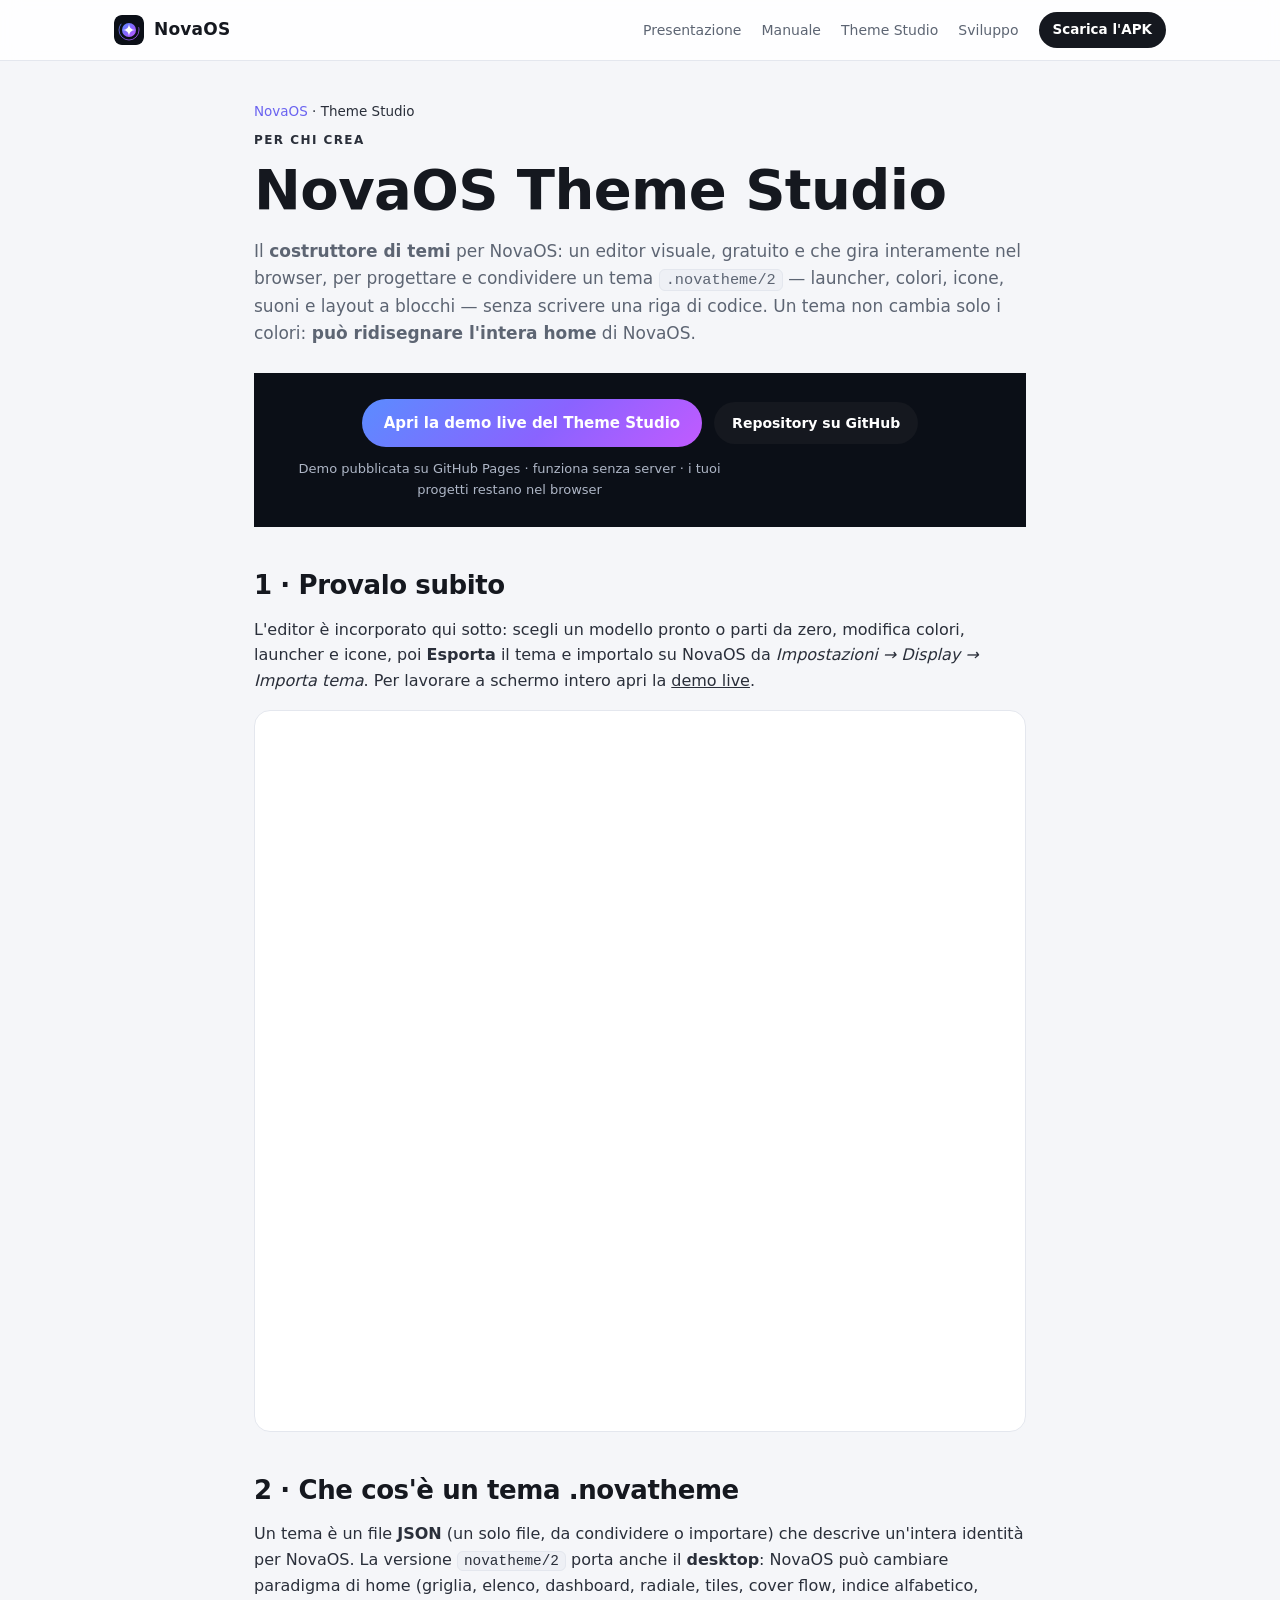
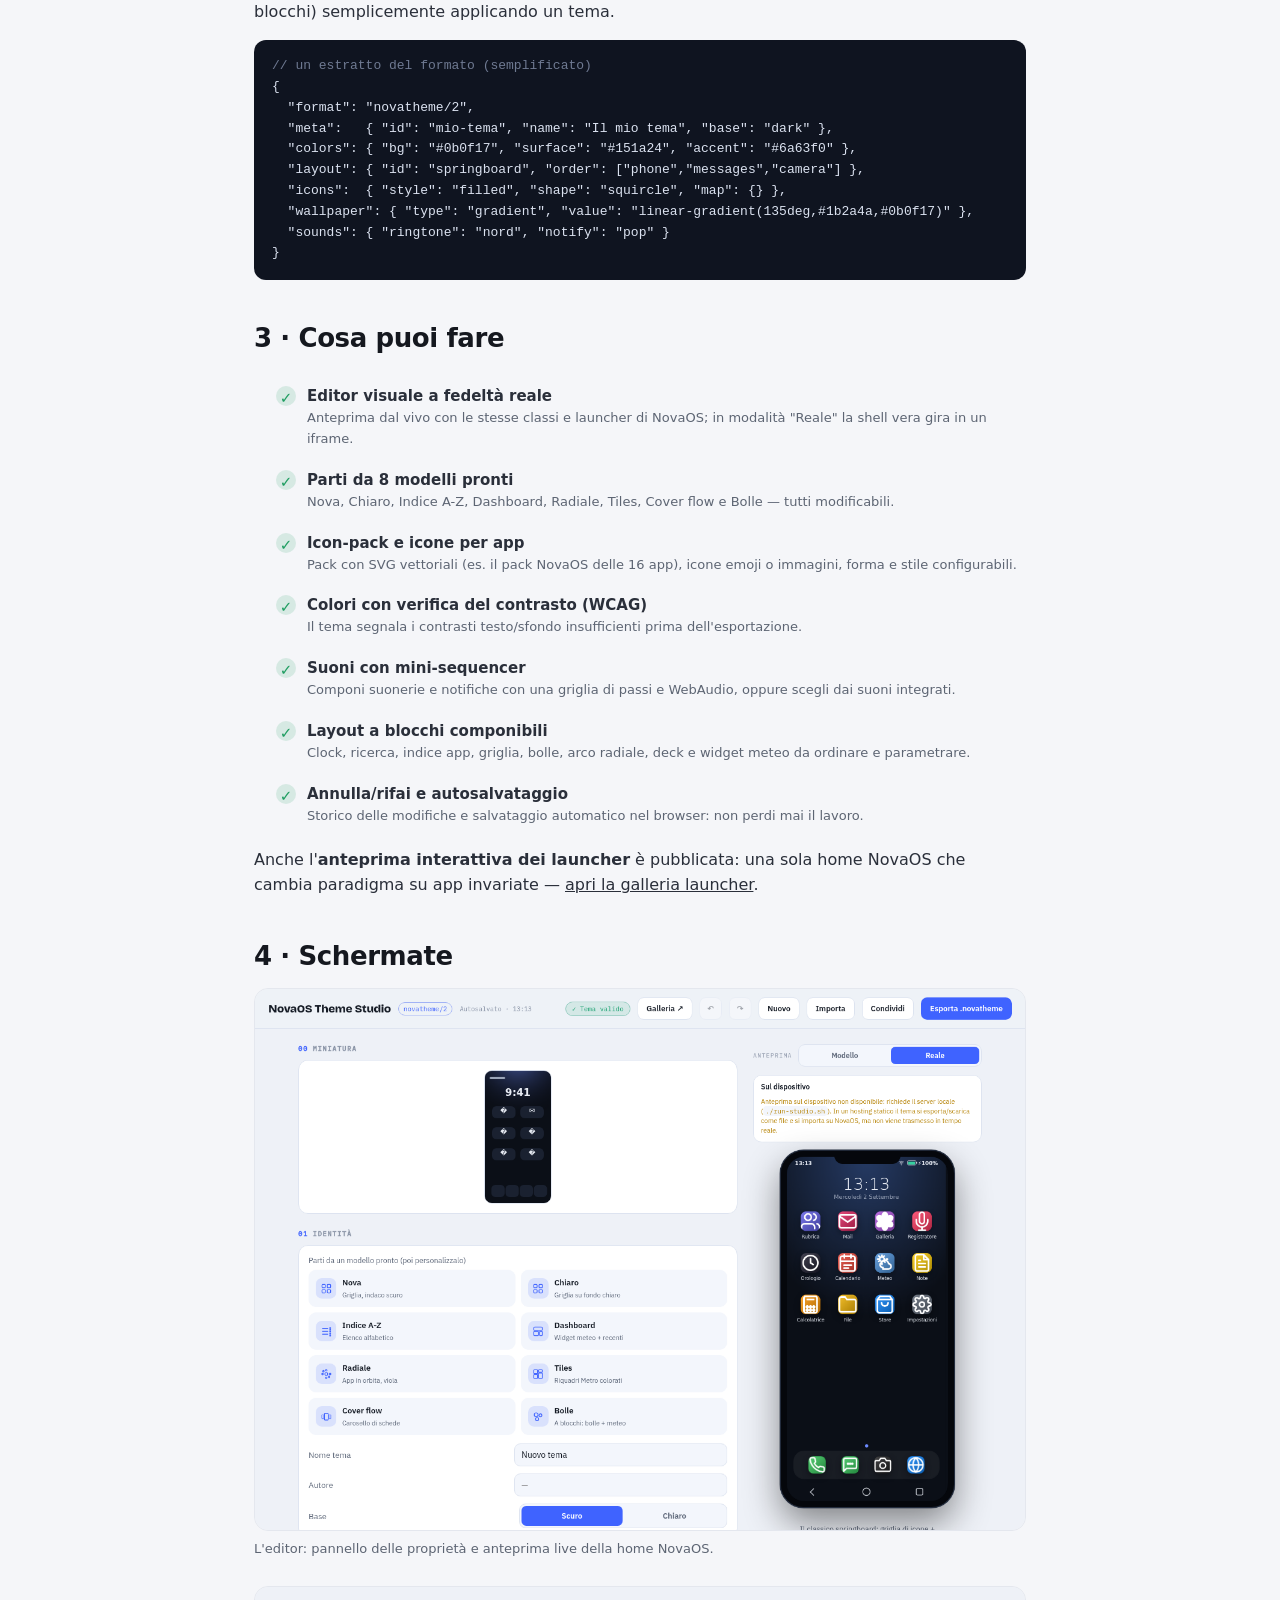
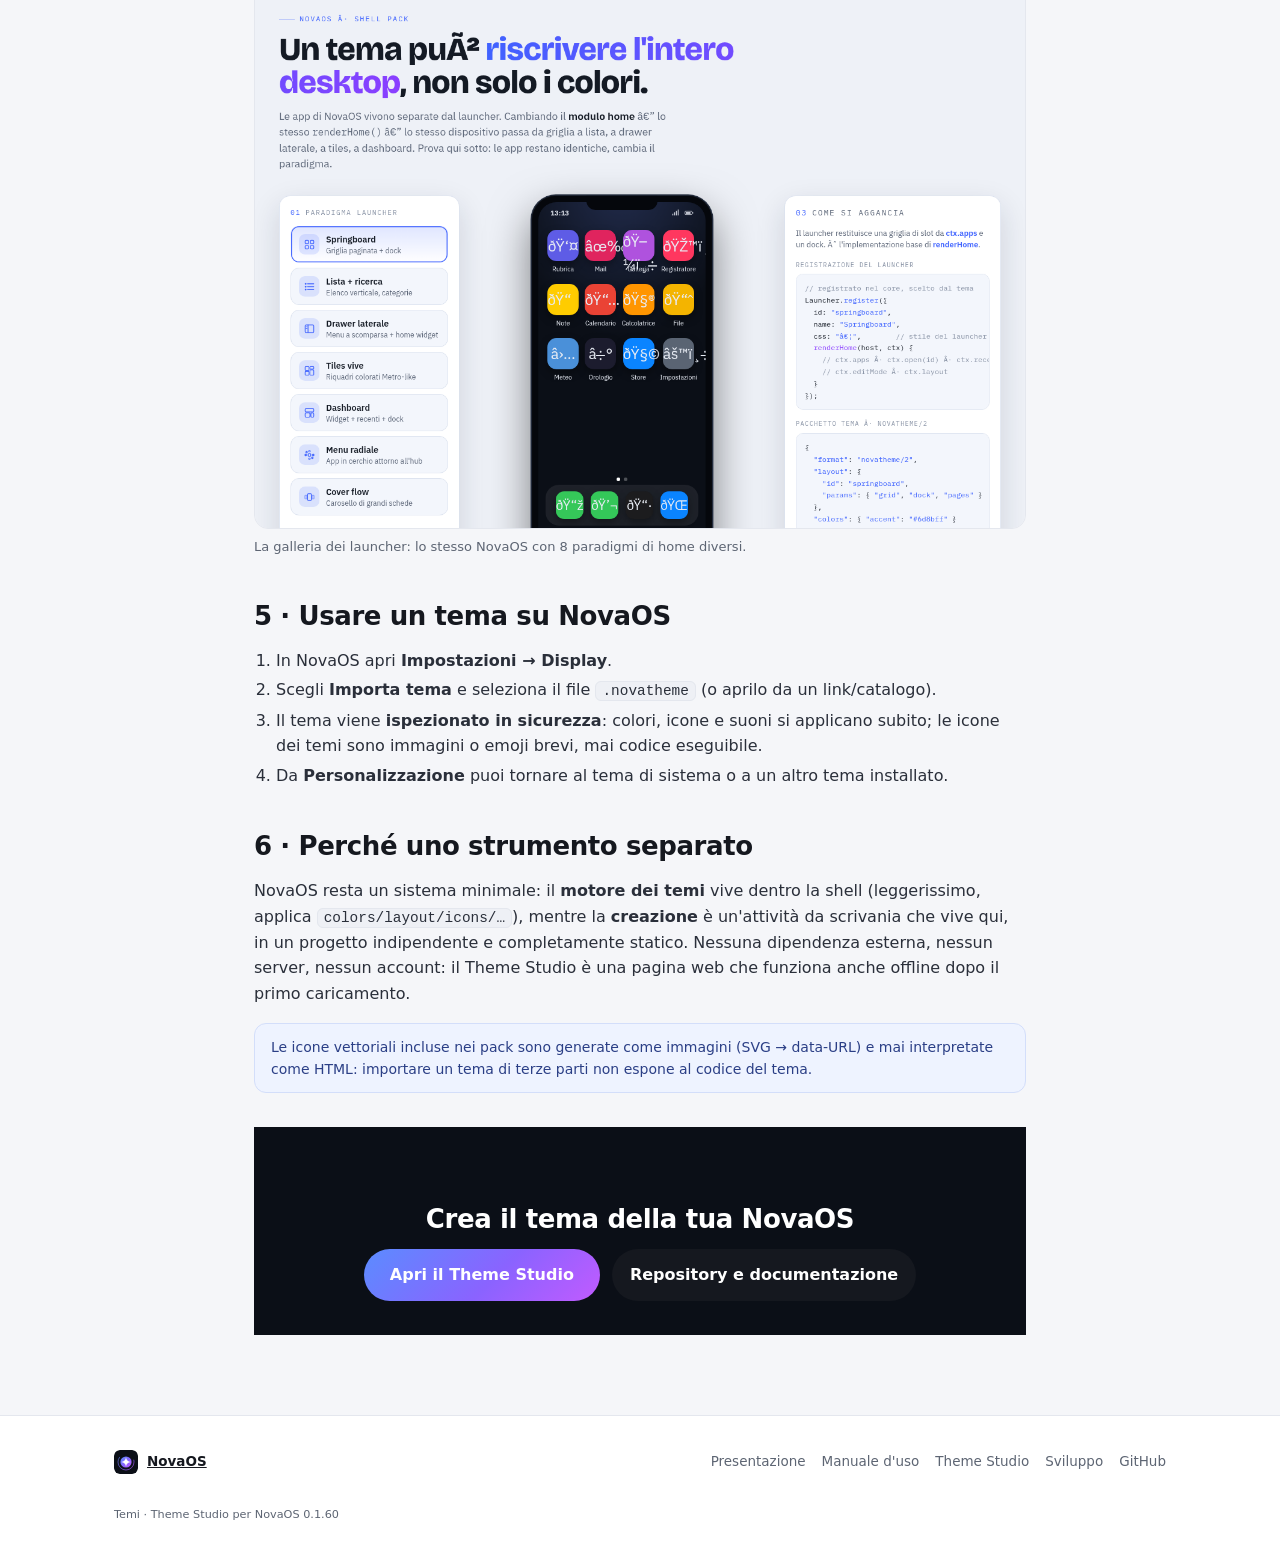
<file: docs/theme-studio.html>
<!doctype html>
<html lang="it">
<head>
<meta charset="utf-8">
<meta name="viewport" content="width=device-width, initial-scale=1">
<title>Theme Studio — NovaOS</title>
<meta name="description" content="NovaOS Theme Studio: l'editor visuale per creare temi .novatheme/2 di NovaOS — launcher, colori, icone, suoni e layout a blocchi. Con demo live.">
<link rel="icon" href="img/logo.svg" type="image/svg+xml">
<meta property="og:type" content="article">
<meta property="og:site_name" content="NovaOS">
<meta property="og:title" content="Theme Studio — NovaOS">
<meta property="og:description" content="Editor visuale per creare temi .novatheme/2 di NovaOS: launcher, colori, icone, suoni, layout a blocchi. Demo live inclusa.">
<meta property="og:url" content="https://redrider21.github.io/NovaOS/theme-studio.html">
<meta property="og:image" content="https://redrider21.github.io/NovaOS/screens/theme-studio.png">
<meta name="twitter:card" content="summary_large_image">
<link rel="stylesheet" href="css/site.css">
</head>
<body>

<header class="topbar">
  <div class="container">
    <a class="brand" href="index.html"><img src="img/logo.svg" alt=""><b>NovaOS</b></a>
    <nav class="nav">
      <a href="index.html">Presentazione</a>
      <a href="manuale.html">Manuale</a>
      <a href="theme-studio.html">Theme Studio</a>
      <a href="sviluppo.html">Sviluppo</a>
      <a class="btn small" href="https://github.com/RedRider21/NovaOS/releases" target="_blank" rel="noopener">Scarica l'APK</a>
    </nav>
  </div>
</header>

<section class="doc">
  <div class="container">
    <p class="breadcrumb"><a href="index.html">NovaOS</a> · Theme Studio</p>
    <p class="kicker">Per chi crea</p>
    <h1>NovaOS Theme Studio</h1>
    <p class="lead">Il <b>costruttore di temi</b> per NovaOS: un editor visuale, gratuito e che
      gira interamente nel browser, per progettare e condividere un tema
      <code>.novatheme/2</code> — launcher, colori, icone, suoni e layout a blocchi — senza
      scrivere una riga di codice. Un tema non cambia solo i colori: <b>può ridisegnare
      l'intera home</b> di NovaOS.</p>

    <div class="cta" style="margin:26px 0 8px">
      <div class="container" style="padding:26px 24px">
        <div style="display:flex;flex-wrap:wrap;gap:12px;justify-content:center;align-items:center">
          <a class="btn grad" style="font-size:15px;padding:12px 22px" href="https://redrider21.github.io/novaos-theme-studio/studio/" target="_blank" rel="noopener">Apri la demo live del Theme Studio</a>
          <a class="btn outline" style="font-size:14px" href="https://github.com/RedRider21/novaos-theme-studio" target="_blank" rel="noopener">Repository su GitHub</a>
        </div>
        <p style="text-align:center;margin:12px 0 0;color:#aeb6c6;font-size:13px">Demo pubblicata su GitHub Pages · funziona senza server · i tuoi progetti restano nel browser</p>
      </div>
    </div>

    <h2 id="demo">1 · Provalo subito</h2>
    <p>L'editor è incorporato qui sotto: scegli un modello pronto o parti da zero, modifica
      colori, launcher e icone, poi <b>Esporta</b> il tema e importalo su NovaOS da
      <em>Impostazioni → Display → Importa tema</em>. Per lavorare a schermo intero apri la
      <a href="https://redrider21.github.io/novaos-theme-studio/studio/" target="_blank" rel="noopener">demo live</a>.</p>
    <div style="border:1px solid var(--line);border-radius:var(--radius);overflow:hidden;background:#fff;margin:14px 0 4px">
      <iframe src="https://redrider21.github.io/novaos-theme-studio/studio/" title="Demo del Theme Studio"
        style="width:100%;height:720px;border:0;display:block" loading="lazy" referrerpolicy="no-referrer"></iframe>
    </div>

    <h2 id="che-cosa">2 · Che cos'è un tema .novatheme</h2>
    <p>Un tema è un file <b>JSON</b> (un solo file, da condividere o importare) che descrive
      un'intera identità per NovaOS. La versione <code>novatheme/2</code> porta anche il
      <b>desktop</b>: NovaOS può cambiare paradigma di home (griglia, elenco, dashboard,
      radiale, tiles, cover flow, indice alfabetico, blocchi) semplicemente applicando un tema.</p>
    <pre class="doc-code"><span class="c">// un estratto del formato (semplificato)</span>
{
  "format": "novatheme/2",
  "meta":   { "id": "mio-tema", "name": "Il mio tema", "base": "dark" },
  "colors": { "bg": "#0b0f17", "surface": "#151a24", "accent": "#6a63f0" },
  "layout": { "id": "springboard", "order": ["phone","messages","camera"] },
  "icons":  { "style": "filled", "shape": "squircle", "map": {} },
  "wallpaper": { "type": "gradient", "value": "linear-gradient(135deg,#1b2a4a,#0b0f17)" },
  "sounds": { "ringtone": "nord", "notify": "pop" }
}</pre>

    <h2 id="funzioni">3 · Cosa puoi fare</h2>
    <ul class="checks">
      <li><span class="t">✓</span><div><b>Editor visuale a fedeltà reale</b><small>Anteprima dal vivo con le stesse classi e launcher di NovaOS; in modalità "Reale" la shell vera gira in un iframe.</small></div></li>
      <li><span class="t">✓</span><div><b>Parti da 8 modelli pronti</b><small>Nova, Chiaro, Indice A-Z, Dashboard, Radiale, Tiles, Cover flow e Bolle — tutti modificabili.</small></div></li>
      <li><span class="t">✓</span><div><b>Icon-pack e icone per app</b><small>Pack con SVG vettoriali (es. il pack NovaOS delle 16 app), icone emoji o immagini, forma e stile configurabili.</small></div></li>
      <li><span class="t">✓</span><div><b>Colori con verifica del contrasto (WCAG)</b><small>Il tema segnala i contrasti testo/sfondo insufficienti prima dell'esportazione.</small></div></li>
      <li><span class="t">✓</span><div><b>Suoni con mini-sequencer</b><small>Componi suonerie e notifiche con una griglia di passi e WebAudio, oppure scegli dai suoni integrati.</small></div></li>
      <li><span class="t">✓</span><div><b>Layout a blocchi componibili</b><small>Clock, ricerca, indice app, griglia, bolle, arco radiale, deck e widget meteo da ordinare e parametrare.</small></div></li>
      <li><span class="t">✓</span><div><b>Annulla/rifai e autosalvataggio</b><small>Storico delle modifiche e salvataggio automatico nel browser: non perdi mai il lavoro.</small></div></li>
    </ul>
    <p>Anche l'<b>anteprima interattiva dei launcher</b> è pubblicata: una sola home NovaOS che
      cambia paradigma su app invariate — <a href="https://redrider21.github.io/novaos-theme-studio/gallery/launcher-lab.html" target="_blank" rel="noopener">apri la galleria launcher</a>.</p>

    <h2 id="galleria">4 · Schermate</h2>
    <figure style="margin:16px 0 26px">
      <img src="screens/theme-studio.png" alt="Editor del Theme Studio: modello, colori e anteprima del launcher" style="width:100%;height:auto;border:1px solid var(--line);border-radius:14px;display:block">
      <figcaption style="color:var(--muted);font-size:13px;margin-top:8px">L'editor: pannello delle proprietà e anteprima live della home NovaOS.</figcaption>
    </figure>
    <figure style="margin:16px 0 26px">
      <img src="screens/theme-studio-gallery.png" alt="Galleria dei launcher NovaOS: springboard, lista, drawer, tiles, dashboard, radiale, cover e indice" style="width:100%;height:auto;border:1px solid var(--line);border-radius:14px;display:block">
      <figcaption style="color:var(--muted);font-size:13px;margin-top:8px">La galleria dei launcher: lo stesso NovaOS con 8 paradigmi di home diversi.</figcaption>
    </figure>

    <h2 id="importare">5 · Usare un tema su NovaOS</h2>
    <ol>
      <li>In NovaOS apri <b>Impostazioni → Display</b>.</li>
      <li>Scegli <b>Importa tema</b> e seleziona il file <code>.novatheme</code> (o aprilo da un link/catalogo).</li>
      <li>Il tema viene <b>ispezionato in sicurezza</b>: colori, icone e suoni si applicano subito;
        le icone dei temi sono immagini o emoji brevi, mai codice eseguibile.</li>
      <li>Da <b>Personalizzazione</b> puoi tornare al tema di sistema o a un altro tema installato.</li>
    </ol>

    <h2 id="perche">6 · Perché uno strumento separato</h2>
    <p>NovaOS resta un sistema minimale: il <b>motore dei temi</b> vive dentro la shell (leggerissimo,
      applica <code>colors/layout/icons/…</code>), mentre la <b>creazione</b> è un'attività da scrivania
      che vive qui, in un progetto indipendente e completamente statico. Nessuna dipendenza esterna,
      nessun server, nessun account: il Theme Studio è una pagina web che funziona anche offline dopo
      il primo caricamento.</p>

    <div class="note blue">Le icone vettoriali incluse nei pack sono generate come immagini
      (SVG → data-URL) e mai interpretate come HTML: importare un tema di terze parti non espone
      al codice del tema.</div>

    <div class="cta" style="margin:34px 0 0">
      <div class="container" style="padding:34px 24px">
        <h2 style="color:#fff">Crea il tema della tua NovaOS</h2>
        <div style="display:flex;flex-wrap:wrap;gap:12px;justify-content:center">
          <a class="btn grad" href="https://redrider21.github.io/novaos-theme-studio/studio/" target="_blank" rel="noopener">Apri il Theme Studio</a>
          <a class="btn outline" href="https://github.com/RedRider21/novaos-theme-studio" target="_blank" rel="noopener">Repository e documentazione</a>
        </div>
      </div>
    </div>

  </div>
</section>

<footer>
  <div class="container">
    <a class="f-brand" href="index.html"><img src="img/logo.svg" alt="">NovaOS</a>
    <nav>
      <a href="index.html">Presentazione</a>
      <a href="manuale.html">Manuale d'uso</a>
      <a href="theme-studio.html">Theme Studio</a>
      <a href="sviluppo.html">Sviluppo</a>
      <a href="https://github.com/RedRider21/NovaOS" target="_blank" rel="noopener">GitHub</a>
    </nav>
    <small>Temi · Theme Studio per NovaOS 0.1.60</small>
  </div>
</footer>

<script src="js/site.js" defer></script>
</body>
</html>
</file>
<file: docs/css/site.css>
/* NovaOS — sito di presentazione. Flat, chiaro, senza framework. */

:root{
  --bg:#f5f6f9;
  --surface:#ffffff;
  --surface-2:#eef0f5;
  --ink:#15181f;
  --muted:#5d6573;
  --line:#e4e7ee;
  --accent:#6a63f0;
  --accent-2:#c15bff;
  --good:#1f9d61;
  --hero:#0b0f17;
  --chip:#eef0f6;
  --radius:16px;
  --grad:linear-gradient(135deg,#5b8cff,#8a63ff 55%,#c15bff);
  --font:system-ui,-apple-system,"Segoe UI",Roboto,Helvetica,Arial,sans-serif;
  --mono:ui-monospace,SFMono-Regular,Menlo,Consolas,monospace;
}
*{box-sizing:border-box}
html{scroll-behavior:smooth}
body{margin:0;background:var(--bg);color:var(--ink);
  font-family:var(--font);line-height:1.6;-webkit-font-smoothing:antialiased}
a{color:inherit}
.container{max-width:1100px;margin:0 auto;padding:0 24px}
section{scroll-margin-top:70px}

/* ---------- topbar ---------- */
.topbar{position:sticky;top:0;z-index:50;background:rgba(255,255,255,.86);
  backdrop-filter:saturate(1.4) blur(10px);border-bottom:1px solid var(--line)}
.topbar .container{display:flex;align-items:center;gap:22px;height:60px}
.brand{display:flex;align-items:center;gap:10px;font-weight:700;letter-spacing:.2px;text-decoration:none}
.brand img{width:30px;height:30px;border-radius:8px}
.brand b{font-size:17px}
.brand span{color:var(--muted);font-weight:400}
.nav{display:flex;gap:20px;margin-left:auto;align-items:center}
/* i link del menu: il bottone è escluso, altrimenti gli imporrebbe il grigio
   dei link su fondo scuro e resterebbe illeggibile */
.nav a:not(.btn){text-decoration:none;color:var(--muted);font-size:14px;font-weight:500}
.nav a:not(.btn):hover{color:var(--ink)}
/* barretta rapida alle sezioni (solo home) */
.secnav{display:flex;flex-wrap:wrap;gap:8px 10px;justify-content:center;
  padding:16px 24px 4px;position:relative;z-index:2}
.secnav a{font-size:13px;font-weight:600;color:var(--muted);text-decoration:none;
  border:1px solid var(--line);background:var(--surface);border-radius:999px;padding:6px 14px}
.secnav a:hover{color:var(--ink);border-color:var(--ink)}
.btn{display:inline-flex;align-items:center;gap:8px;border:0;cursor:pointer;text-decoration:none;
  font:inherit;font-weight:600;border-radius:999px;padding:10px 18px;background:var(--ink);color:#fff;
  position:relative;isolation:isolate}
/* Il gradiente sta in un livello sotto il testo e si accende in dissolvenza:
   un fondo tinta non può sfumare verso un gradiente, quindi senza questo
   strato il passaggio del mouse scatterebbe di colpo. Il testo resta sopra. */
.btn::before{content:"";position:absolute;inset:0;z-index:-1;border-radius:inherit;
  background:var(--grad);opacity:0;transition:opacity .2s ease}
/* solo il bottone pieno si accende: fantasma e a contorno hanno già il loro
   riscontro e devono restare trasparenti; «grad» è già acceso da sempre */
.btn:not(.ghost):not(.outline):not(.grad):hover::before{opacity:1}
.btn.ghost{background:transparent;color:var(--ink);box-shadow:inset 0 0 0 1.5px var(--line)}
.btn.ghost:hover{box-shadow:inset 0 0 0 1.5px var(--ink)}
.btn.grad{background:var(--grad)}
.btn.grad:hover{filter:brightness(1.1)}
.btn.small{padding:7px 14px;font-size:13.5px}
.btn svg{width:16px;height:16px}

/* ---------- hero ---------- */
.hero{background:
   radial-gradient(900px 420px at 78% -10%,rgba(138,99,255,.30),transparent 60%),
   radial-gradient(700px 400px at 12% 120%,rgba(91,140,255,.22),transparent 60%),
   var(--hero);
  color:#eef0f6;overflow:hidden}
.hero .container{display:grid;grid-template-columns:1.05fr .95fr;gap:40px;
  align-items:center;padding-top:76px;padding-bottom:84px}
.hero-badge{display:inline-flex;align-items:center;gap:8px;font-size:13px;font-weight:600;
  color:#cdd3e0;background:rgba(255,255,255,.06);border:1px solid rgba(255,255,255,.14);
  padding:6px 13px;border-radius:999px;margin-bottom:20px}
.hero-badge .dot{width:7px;height:7px;border-radius:50%;background:#4cd27d;box-shadow:0 0 0 3px rgba(76,210,125,.2)}
h1{font-size:clamp(34px,4.6vw,56px);line-height:1.08;margin:0 0 18px;letter-spacing:-.6px;font-weight:750}
h1 em{font-style:normal;background:linear-gradient(90deg,#8ab0ff,#b58bff,#e07bff);
  -webkit-background-clip:text;background-clip:text;color:transparent}
.hero p.lead{font-size:18px;color:#b9c0cf;max-width:52ch;margin:0 0 26px}
.hero-cta{display:flex;gap:12px;flex-wrap:wrap}
.hero .btn.grad{color:#fff}
.hero .btn.outline{background:transparent;color:#eef0f6;box-shadow:inset 0 0 0 1.5px rgba(255,255,255,.28)}
.hero .btn.outline:hover{box-shadow:inset 0 0 0 1.5px #fff}
.hero-meta{margin-top:30px;display:flex;gap:22px;flex-wrap:wrap;font-size:13.5px;color:#8b93a5}
.hero-meta b{display:block;color:#eef0f6;font-size:20px;font-weight:700}

/* ---------- phone mockup ---------- */
.phone-stage{position:relative;display:flex;justify-content:center}
.phone{width:276px;background:#0c0f16;border-radius:46px;padding:11px;
  box-shadow:0 40px 90px -30px rgba(0,0,0,.75),0 0 0 1px rgba(255,255,255,.08)}
.phone .scr{position:relative;border-radius:36px;overflow:hidden;background:#000;
  box-shadow:inset 0 0 0 1px rgba(255,255,255,.05)}
.phone .scr::before{content:"";position:absolute;top:9px;left:50%;transform:translateX(-50%);
  width:96px;height:22px;border-radius:14px;background:#000;z-index:5}
.phone .scr::after{content:"";position:absolute;top:0;left:0;right:0;height:34px;
  background:linear-gradient(#00000055,transparent);z-index:4}
.phone img{display:block;width:100%;height:auto}
.phone.mini{position:absolute;width:196px;border-radius:34px;padding:9px;left:-44px;bottom:-34px;
  transform:rotate(-7deg);box-shadow:0 30px 60px -22px rgba(0,0,0,.65),0 0 0 1px rgba(255,255,255,.08)}
.phone.mini .scr{border-radius:26px}
@media(max-width:980px){.phone.mini{display:none}}

/* ---------- stats strip ---------- */
.stats{border-bottom:1px solid var(--line);background:var(--surface)}
.stats .container{display:grid;grid-template-columns:repeat(4,1fr);gap:8px;padding:26px 24px}
.stat{text-align:center}
.stat b{display:block;font-size:26px;letter-spacing:-.4px;font-weight:750;
  background:var(--grad);-webkit-background-clip:text;background-clip:text;color:transparent}
.stat span{color:var(--muted);font-size:13.5px}
@media(max-width:760px){.stats .container{grid-template-columns:repeat(2,1fr);gap:18px 8px}}

/* ---------- sections ---------- */
.block{padding:72px 0}
.block.alt{background:var(--surface);border-top:1px solid var(--line);border-bottom:1px solid var(--line)}
.kicker{text-transform:uppercase;letter-spacing:.12em;font-size:12px;font-weight:700;color:var(--accent);margin:0 0 10px}
h2{font-size:clamp(26px,3vw,38px);line-height:1.15;letter-spacing:-.4px;margin:0 0 14px;font-weight:730}
.sub{color:var(--muted);font-size:16.5px;max-width:64ch;margin:0 0 8px}
.cols2{display:grid;grid-template-columns:1fr 1fr;gap:56px;align-items:start}
@media(max-width:900px){.cols2{grid-template-columns:1fr;gap:36px}}

/* value chips sotto l'intro */
.value-grid{display:grid;grid-template-columns:repeat(2,1fr);gap:14px;margin-top:26px}
.value{background:var(--surface);border:1px solid var(--line);border-radius:var(--radius);padding:18px 18px}
.value h4{margin:0 0 6px;font-size:15px}
.value p{margin:0;color:var(--muted);font-size:14px}
.value .ico{width:40px;height:40px;border-radius:12px;display:grid;place-items:center;margin-bottom:12px;
  background:var(--grad);color:#fff}
.value .ico svg{width:20px;height:20px}
.block.alt .value{background:var(--bg)}
@media(max-width:640px){.value-grid{grid-template-columns:1fr}}

/* ---------- launcher gallery ---------- */
.gallery{display:grid;grid-template-columns:repeat(auto-fit,minmax(168px,1fr));gap:26px 20px;margin-top:34px}
.lcard{text-align:center}
.lcard .phone{width:100%;max-width:210px;margin:0 auto;border-radius:38px;padding:9px}
.lcard .phone .scr{border-radius:30px}
.lcard h4{margin:14px 0 2px;font-size:15.5px}
.lcard p{margin:0;color:var(--muted);font-size:13.5px}
.lcard:hover .phone{transform:translateY(-4px)}
.lcard .phone{transition:transform .18s ease}

/* ---------- app cards ---------- */
.app-grid{display:grid;grid-template-columns:repeat(auto-fill,minmax(min(300px,100%),1fr));gap:14px;margin-top:30px}
.app{display:flex;gap:14px;align-items:flex-start;background:var(--surface);border:1px solid var(--line);
  border-radius:var(--radius);padding:16px}
.app .glyph{flex:none;width:44px;height:44px;border-radius:13px;display:grid;place-items:center;color:#fff;font-size:21px}
.app h4{margin:0 0 3px;font-size:15px}
.app p{margin:0;color:var(--muted);font-size:13.8px}
.block.alt .app{background:var(--bg)}
.tag{display:inline-block;font-size:11px;font-weight:600;color:var(--accent);background:rgba(106,99,240,.10);
  border-radius:999px;padding:2px 9px;margin:6px 0 0}

/* ---------- architecture diagram ---------- */
.arch{margin-top:30px;display:grid;gap:12px}
.layer{display:flex;gap:16px;align-items:center;background:var(--surface);border:1px solid var(--line);
  border-radius:var(--radius);padding:16px 18px}
.layer .n{flex:none;width:52px;height:52px;border-radius:14px;display:grid;place-items:center;
  font-weight:750;font-size:18px;color:#fff}
.layer h4{margin:0 0 2px;font-size:15px}
.layer p{margin:0;color:var(--muted);font-size:13.8px}
.layer.l0{background:#10141d;border-color:#232a3a}
.layer.l0 h4{color:#fff}.layer.l0 p{color:#9aa3b5}
.layer.l0 .n{background:#232a3a;color:#cfd6e4}
/* nel blocco alternato i riquadri passano al fondo della pagina, ma il livello 0
   è una scheda scura: se glielo si applica, il suo titolo bianco sparisce */
.block.alt .layer:not(.l0){background:var(--bg)}

/* checklist */
.checks{list-style:none;margin:26px 0 0;padding:0;display:grid;gap:10px}
.checks li{display:flex;gap:11px;align-items:flex-start;font-size:15px}
.checks .t{flex:none;width:20px;height:20px;border-radius:50%;margin-top:2px;
  display:grid;place-items:center;background:rgba(31,157,97,.14);color:var(--good)}
.checks .t svg{width:12px;height:12px}
.checks small{display:block;color:var(--muted);font-size:13px}

/* ---------- try cards ---------- */
.try-grid{display:grid;grid-template-columns:repeat(3,1fr);gap:16px;margin-top:30px}
.try{background:var(--surface);border:1px solid var(--line);border-radius:var(--radius);padding:24px;
  display:flex;flex-direction:column}
.try .step{font-size:12px;font-weight:700;letter-spacing:.06em;text-transform:uppercase;color:var(--accent)}
.try h3{margin:10px 0 8px;font-size:19px}
.try p{color:var(--muted);font-size:14px;flex:1;margin:0 0 16px}
.try code,code{font-family:var(--mono);font-size:.9em;background:var(--surface-2);border:1px solid var(--line);
  border-radius:6px;padding:1px 6px}
@media(max-width:900px){.try-grid{grid-template-columns:1fr}}

/* ---------- split feature (cos'è) ---------- */
.split-grid{display:grid;grid-template-columns:.9fr 1.1fr;gap:44px;align-items:center}
@media(max-width:900px){.split-grid{grid-template-columns:1fr}}

/* ---------- roadmap timeline ---------- */
.road{list-style:none;margin:24px 0 0;padding:0;display:grid;gap:0}
.road li{display:grid;grid-template-columns:120px 1fr;gap:18px;padding:14px 0;border-top:1px solid var(--line)}
.road li:first-child{border-top:0}
.road .s{font-family:var(--mono);font-size:13px;color:var(--accent);font-weight:600}
.road b{display:block}
.road p{margin:2px 0 0;color:var(--muted);font-size:14px}
@media(max-width:640px){.road li{grid-template-columns:1fr;gap:2px}}

/* ---------- cta band ---------- */
.cta{background:var(--hero);color:#eef0f6;text-align:center}
.cta .container{padding-top:60px;padding-bottom:66px}
.cta h2{color:#fff}
.cta p{color:#aeb6c6;max-width:56ch;margin:0 auto 24px}
.cta .btn.grad{font-size:16px;padding:13px 26px}

/* ---------- footer ---------- */
footer{border-top:1px solid var(--line);padding:34px 0 40px;background:var(--surface);color:var(--muted);font-size:13.5px}
footer .container{display:flex;gap:18px;flex-wrap:wrap;align-items:center;justify-content:space-between}
footer .f-brand{display:flex;align-items:center;gap:9px;color:var(--ink);font-weight:700}
footer .f-brand img{width:24px;height:24px;border-radius:6px}
footer nav{display:flex;gap:16px;flex-wrap:wrap}
footer nav a{text-decoration:none;color:var(--muted)}
footer nav a:hover{color:var(--ink)}
footer small{display:block;flex-basis:100%;margin-top:14px}

/* ---------- manual pages ---------- */
.doc{max-width:820px;margin:0 auto}
.doc .container{padding-top:40px;padding-bottom:80px}
.doc h2{margin-top:44px;font-size:26px}
.doc h3{margin-top:30px;font-size:19px}
.doc h4{margin-top:22px;font-size:16px;margin-bottom:6px}
.doc p,.doc li{color:#2a2f3a}
.doc ul,.doc ol{padding-left:22px}
.doc li{margin:4px 0}
.doc .lead{font-size:17px;color:var(--muted)}
.doc table{width:100%;border-collapse:collapse;margin:16px 0;font-size:14px;background:var(--surface);
  border:1px solid var(--line);border-radius:12px;overflow:hidden}
.doc th,.doc td{text-align:left;padding:10px 13px;border-bottom:1px solid var(--line);vertical-align:top;overflow-wrap:anywhere}
.doc p code,.doc li code,.doc td code,.doc h1 code,.doc h2 code,.doc h3 code,.doc .note code{overflow-wrap:anywhere;word-break:normal}
.doc th{background:var(--surface-2);font-weight:600}
.doc tr:last-child td{border-bottom:0}
.doc .note{background:#fff7e6;border:1px solid #f2dfb0;color:#6b5400;border-radius:12px;padding:12px 16px;font-size:14px;margin:16px 0}
.doc .note.blue{background:#eef3ff;border-color:#d3defa;color:#2b3f86}
.doc .note.green{background:#eaf7ef;border-color:#c5e8d4;color:#17603a}
kbd{font-family:var(--mono);font-size:.85em;background:#fff;border:1px solid var(--line);
  border-bottom-width:2.5px;border-radius:6px;padding:1px 7px}
pre.doc-code{background:#0f1420;color:#dbe2f0;border-radius:12px;padding:16px 18px;overflow-x:auto;
  font-family:var(--mono);font-size:13px;line-height:1.6}
pre.doc-code .c{color:#6f7a92}
.toc{background:var(--surface);border:1px solid var(--line);border-radius:var(--radius);padding:18px 20px;margin:22px 0}
.toc b{display:block;margin-bottom:8px}
.toc ol{margin:0;padding-left:20px}
.toc a{text-decoration:none;color:var(--accent)}
.toc a:hover{text-decoration:underline}

.breadcrumb{font-size:13.5px;color:var(--muted);margin:0 0 8px}
.breadcrumb a{color:var(--accent);text-decoration:none}
.tagline{font-size:13px;color:var(--muted)}

/* ---------- torna all'inizio ---------- */
.totop{position:fixed;right:22px;bottom:22px;z-index:60;width:46px;height:46px;padding:0;
  border:1px solid var(--line);border-radius:50%;background:var(--surface);color:var(--ink);
  cursor:pointer;display:grid;place-items:center;
  box-shadow:0 10px 26px -12px rgba(21,24,31,.5);
  opacity:0;visibility:hidden;transform:translateY(10px);
  transition:opacity .18s ease,transform .18s ease,visibility .18s,background .18s,color .18s}
.totop.on{opacity:1;visibility:visible;transform:none}
.totop:hover{background:var(--ink);color:#fff;border-color:var(--ink)}
.totop svg{width:20px;height:20px}
@media(max-width:640px){.totop{right:14px;bottom:14px;width:42px;height:42px}}
@media(prefers-reduced-motion:reduce){.totop,.btn::before{transition:none}}

@media(max-width:760px){
  .hero .container{padding-top:52px;padding-bottom:56px;grid-template-columns:1fr}
  .phone-stage{order:2;margin-top:8px}.hero-meta{gap:16px 26px}
  .topbar .nav{gap:8px}
  .topbar .nav a:not(.btn){display:none}
  .brand .tagline{display:none}
}
@media(max-width:420px){ .hero .btn{padding:10px 14px;font-size:14px} }
</file>
<file: shell/css/style.css>
/* ============================================================
   NovaOS — web shell
   Design flat, dark/light, pensato per touch verticale.
   ============================================================ */

:root {
  --bg:        #0b0f17;
  --bg-2:      #121826;
  --surface:   #1a2130;
  --surface-2: #232c3d;
  --text:      #e8ecf4;
  --text-dim:  #9aa4b8;
  --accent:    #6d8bff;
  --accent-2:  #a663ff;
  --danger:    #ff5b6e;
  --ok:        #35d0a0;
  --radius:    22px;
  --radius-sm: 14px;
  --sb-h:      30px;   /* altezza status bar */
  /* Spazio che la shell deve lasciare libero in alto quando lo schermo ha un
     ritaglio (foro della fotocamera o notch). Senza questo, la barra di stato
     finisce sotto il foro. Vale 0 dove il ritaglio non c'è: schermi piatti e
     anteprima del Theme Studio (che gira in un riquadro, quindi senza ritaglio). */
  --sa-t:      env(safe-area-inset-top, 0px);
  --nav-h:     46px;   /* altezza barra navigazione */
  --grid-gap:  18px;
  --fscale:    1;    /* moltiplicatore dimensione testo (Accessibilità) */
  font-family: system-ui, -apple-system, "Segoe UI", Roboto, sans-serif;
}

body[data-theme="light"] {
  --bg:        #eef1f7;
  --bg-2:      #e4e9f2;
  --surface:   #ffffff;
  --surface-2: #f0f3fa;
  --text:      #141a24;
  --text-dim:  #5c6678;
  --accent:    #3f63ff;
  --accent-2:  #8b3fff;
}

* { box-sizing: border-box; margin: 0; padding: 0; -webkit-tap-highlight-color: transparent; }
html, body { height: 100%; }
body {
  background: #05070c;
  color: var(--text);
  overflow: hidden;
  display: flex; align-items: center; justify-content: center;
  user-select: none;
}

/* Telaio device: su desktop mostra un telefono; su schermo piccolo occupa tutto */
#device {
  position: relative;
  width: 390px; height: 844px;
  max-width: 100vw; max-height: 100vh;
  background: var(--bg);
  overflow: hidden;
  border-radius: 44px;
  box-shadow: 0 30px 90px rgba(0,0,0,.6), 0 0 0 11px #05070c, 0 0 0 12px #1c2333;
}
@media (max-width: 430px), (max-height: 860px) {
  #device { width: 100vw; height: 100vh; border-radius: 0; box-shadow: none; }
}
/* Modalità anteprima (Theme Studio: ?preview=1) — niente telaio del telefono.
   Il device resta a 390×844 (le dimensioni reali di progetto) e os.js lo riduce
   in proporzione dentro l'iframe: icone e layout identici al telefono, senza
   barre di scorrimento. body diventa block con le dimensioni scalate via JS. */
html.nova-preview body { display: block; overflow: hidden; background: var(--bg); }
html.nova-preview #device { width: 390px !important; height: 844px !important; max-width: none !important; max-height: none !important; margin: 0; border-radius: 0; box-shadow: none; }

/* ---------- Schermate ---------- */
.screen {
  position: absolute; inset: 0;
  display: none;
  flex-direction: column;
  opacity: 0;
  transition: opacity .28s ease, transform .32s cubic-bezier(.2,.7,.2,1);
}
.screen.active { display: flex; opacity: 1; }

/* ---------- Status bar ---------- */
.statusbar {
  height: calc(var(--sb-h) + var(--sa-t));
  flex: 0 0 auto;
  display: flex; align-items: center; justify-content: space-between;
  padding: var(--sa-t) 20px 0;
  font-size:calc(13px*var(--fscale,1)); font-weight: 600;
  color: var(--text);
  z-index: 5;
}
.statusbar .sb-right { display: flex; align-items: center; gap: 7px; }
.sb-ico { width: 15px; height: 15px; display: inline-block; opacity: .95; }
.sb-batt { display: flex; align-items: center; gap: 4px; font-variant-numeric: tabular-nums; }
.sb-batt-shell {
  width: 22px; height: 12px; border: 1.5px solid var(--text); border-radius: 3px;
  position: relative; padding: 1.5px;
}
.sb-batt-shell::after {
  content: ""; position: absolute; right: -3px; top: 3px; width: 2px; height: 4px;
  background: var(--text); border-radius: 0 1px 1px 0;
}
/* Lockscreen: la parte alta è sempre scura (gradiente navy) → status bar SEMPRE chiara,
   anche in tema chiaro, altrimenti orario e percentuale batteria risultano invisibili. */
#lockscreen .statusbar { color: #e8ecf4; }
#lockscreen .statusbar .sb-batt-shell { border-color: #e8ecf4; }
#lockscreen .statusbar .sb-batt-shell::after { background: #e8ecf4; }
.sb-batt-fill { display: block; height: 100%; background: var(--text); border-radius: 1px; transition: width .4s, background .4s; }

/* ============================================================
   BOOT
   ============================================================ */
#boot {
  align-items: center; justify-content: center; gap: 34px;
  /* la splash è sempre scura, indipendente dal tema */
  background: radial-gradient(120% 90% at 50% 40%, #14203b 0%, #0b0f17 60%);
}
.boot-logo { display: flex; flex-direction: column; align-items: center; gap: 14px; }
.boot-mark {
  width: 128px; height: 128px;
  animation: boot-pop .9s cubic-bezier(.2,.8,.2,1) both;
  filter: drop-shadow(0 8px 30px rgba(109,139,255,.45));
}
.nova-ring   { transform-origin: 60px 60px; animation: nova-spin 6s linear infinite; }
.nova-core   { transform-origin: 60px 60px; animation: nova-breathe 3s ease-in-out infinite; }
.nova-spark  { transform-origin: 60px 60px; animation: nova-twinkle 3s ease-in-out infinite; }
.nova-glow   { transform-origin: 60px 60px; animation: nova-breathe 3s ease-in-out infinite; }

.boot-name {
  font-size:calc(30px*var(--fscale,1)); font-weight: 700; letter-spacing: .5px;
  color: #e8ecf4;                 /* fisso: leggibile anche in tema chiaro */
  animation: fade-up .8s .25s both;
}
.boot-name-os {
  background: linear-gradient(90deg, var(--accent), var(--accent-2));
  -webkit-background-clip: text; background-clip: text; -webkit-text-fill-color: transparent;
}
.boot-tag { font-size:calc(12px*var(--fscale,1)); color: #9aa4b8; letter-spacing: 3px; text-transform: uppercase; animation: fade-up .8s .45s both; }
.boot-spinner {
  width: 26px; height: 26px; border-radius: 50%;
  border: 3px solid #232c3d; border-top-color: #6d8bff;
  animation: nova-spin .8s linear infinite; opacity: .9;
}

@keyframes boot-pop { 0% { transform: scale(.4); opacity: 0; } 60% { transform: scale(1.08); } 100% { transform: scale(1); opacity: 1; } }
@keyframes nova-spin { to { transform: rotate(360deg); } }
@keyframes nova-breathe { 0%,100% { transform: scale(1); } 50% { transform: scale(1.06); } }
@keyframes nova-twinkle { 0%,100% { transform: scale(1) rotate(0); opacity: 1; } 50% { transform: scale(1.18) rotate(45deg); opacity: .85; } }
@keyframes fade-up { from { opacity: 0; transform: translateY(10px); } to { opacity: 1; transform: translateY(0); } }

/* ============================================================
   LOCKSCREEN
   ============================================================ */
#lockscreen {
  background: linear-gradient(180deg, #101a30 0%, var(--bg) 55%);
  align-items: center;
}
#lockscreen.dragging { transition: none; }
.lock-clock { margin-top: 76px; text-align: center; }
.lock-time { font-size:calc(74px*var(--fscale,1)); font-weight: 300; letter-spacing: 1px; line-height: 1; }
.lock-date { font-size:calc(16px*var(--fscale,1)); color: var(--text-dim); margin-top: 8px; text-transform: capitalize; }
.lock-notifs { width: 100%; padding: 24px 18px; display: flex; flex-direction: column; gap: 10px; flex: 1; overflow: hidden; }
.lock-hint { margin-bottom: 30px; display: flex; flex-direction: column; align-items: center; gap: 10px; color: var(--text-dim); font-size:calc(13px*var(--fscale,1)); }
.lock-arrow { width: 26px; height: 26px; border-left: 2px solid var(--text-dim); border-top: 2px solid var(--text-dim); transform: rotate(45deg); animation: bob 1.6s ease-in-out infinite; }
@keyframes bob { 0%,100% { transform: rotate(45deg) translate(0,0); opacity:.5;} 50% { transform: rotate(45deg) translate(4px,4px); opacity:1;} }

/* ============================================================
   HOME
   ============================================================ */
#home { background-color: var(--bg); }
.home-clock { text-align: center; margin: 14px 0 22px; }
/* con un launcher alternativo attivo (drawer, tiles, dash, radial, cover, custom)
   la widget orologio di sistema sparisce: i launcher portano il proprio orologio */
#home.launcher-alt .home-clock { display: none; }
.home-time { font-size:calc(40px*var(--fscale,1)); font-weight: 300; }
.home-date { font-size:calc(14px*var(--fscale,1)); color: var(--text-dim); text-transform: capitalize; }

/* Home a pagine multiple (pager orizzontale) + cartelle + modalità modifica */
.app-grid { flex: 1; position: relative; overflow: hidden; padding: 0; display: block; touch-action: pan-y; }
/* il gesto orizzontale (cambio pagina) deve arrivare a noi anche quando il dito
   parte da una pagina o da un'icona: pan-y lascia lo scorrimento verticale al
   browser e consegna l'orizzontale al nostro handler (in modifica le icone
   ricevono touch-action:none inline, quindi il drag continua a funzionare). */
.home-page, .home-page .app-icon, .home-page .app-slot { touch-action: pan-y; }
.home-track { display: flex; height: 100%; transition: transform .17s cubic-bezier(.22,.61,.36,1); will-change: transform; }
.home-page {
  flex: 0 0 100%; width: 100%; height: 100%; box-sizing: border-box;
  display: grid; grid-template-columns: repeat(4, 1fr); grid-auto-rows: 84px; gap: var(--grid-gap);
  align-content: start; padding: 6px 22px 44px; overflow-y: auto;
}
/* cella vuota: mantiene la posizione libera e fa da bersaglio per il drop.
   Visibile (tratteggiata) solo in modifica; invisibile altrimenti. */
.app-slot { border-radius: 14px; }
.app-grid.editing .app-slot { border: 1.5px dashed color-mix(in srgb, var(--text-dim) 45%, transparent); }
.page-dots { position: absolute; left: 0; right: 0; bottom: 8px; display: flex; gap: 8px; justify-content: center; align-items: center; }
.page-dots .dot { width: 7px; height: 7px; border-radius: 50%; background: var(--text-dim); opacity: .4; cursor: pointer; transition: .15s; }
.page-dots .dot.on { opacity: 1; background: var(--accent); transform: scale(1.15); }
.page-dots .dot.drop-target { opacity: 1; background: var(--ok, #34c759); transform: scale(1.8); box-shadow: 0 0 0 4px color-mix(in srgb, var(--ok, #34c759) 30%, transparent); }
.page-dots .dot-add { background: none; border: none; color: var(--accent); font-size:calc(16px*var(--fscale,1)); cursor: pointer; line-height: 1; padding: 0 4px; }

/* utility: scorrimento senza barra visibile (menu/elenchi eleganti) */
.no-sb { -ms-overflow-style: none; scrollbar-width: none; }
.no-sb::-webkit-scrollbar { width: 0; height: 0; display: none; }

/* Launcher alternativo: "Lista con ricerca" (home a elenco, un launcher provider) */
.app-grid.launcher-alt { overflow: hidden; }
.launcher-list { height: 100%; display: flex; flex-direction: column; }
.ll-search {
  display: flex; align-items: center; gap: 9px; margin: 8px 16px 6px;
  background: var(--surface); border-radius: 14px; padding: 10px 13px;
}
.ll-search svg { width: 17px; height: 17px; color: var(--text-dim); flex: 0 0 auto; }
.ll-search input {
  flex: 1; min-width: 0; background: none; border: none; outline: none;
  color: var(--text); font-family: inherit; font-size:calc(14px*var(--fscale,1));
}
.ll-search input::placeholder { color: var(--text-dim); }
.ll-scroll { flex: 1; overflow-y: auto; padding: 2px 12px 22px; }
.ll-cat {
  font-size:calc(11px*var(--fscale,1)); letter-spacing: .1em; text-transform: uppercase;
  color: var(--text-dim); padding: 13px 8px 6px; font-weight: 400;
}
.ll-row {
  display: flex; align-items: center; gap: 13px; padding: 9px 8px; border-radius: 13px;
  cursor: pointer; -webkit-tap-highlight-color: transparent; transition: background .12s;
}
.ll-row:active { background: var(--surface-2); }
.ll-ic {
  width: 36px; height: 36px; border-radius: 11px; flex: 0 0 auto;
  display: grid; place-items: center; font-size:calc(18px*var(--fscale,1));
  box-shadow: 0 3px 8px rgba(0,0,0,.22);
}
.ll-nm { flex: 1; min-width: 0; font-size:calc(15px*var(--fscale,1)); font-weight: 500; color: var(--text); overflow: hidden; text-overflow: ellipsis; white-space: nowrap; }
.ll-grip {
  margin-left: auto; flex: 0 0 auto; width: 34px; height: 34px; border: none; background: none;
  display: grid; grid-auto-flow: row; gap: 3px; align-content: center; justify-items: center;
  cursor: grab; touch-action: none; -webkit-tap-highlight-color: transparent; padding: 0; opacity: .5;
}
.ll-grip:active { cursor: grabbing; }
.ll-grip span { display: block; width: 15px; height: 2px; border-radius: 2px; background: var(--text-dim); }
.ll-empty { text-align: center; color: var(--text-dim); padding: 40px 20px; font-size:calc(13px*var(--fscale,1)); }
/* stato di trascinamento riga */
.ll-row.ll-dragging {
  background: var(--surface-2);
  box-shadow: 0 10px 24px rgba(0,0,0,.35); position: relative; z-index: 5;
  opacity: .96;
}
.ll-scroll.ll-reordering { scroll-behavior: auto; }
.ll-scroll.ll-reordering .ll-row { transition: transform .16s ease; }
.ll-scroll.filtering .ll-grip { display: none; }   /* durante la ricerca niente riordino */

/* ===== Launcher alternativi (drawer, tiles, dashboard, radiale, cover) ===== */
.app-grid.launcher-alt > * { height: 100%; }

/* Drawer */
.lc-drawer { position: relative; height: 100%; overflow: hidden; }
.lcd-main { height: 100%; display: flex; flex-direction: column; padding: 20px 20px 26px; }
.lcd-burger { width: 44px; height: 44px; border-radius: 13px; border: none; cursor: pointer;
  background: color-mix(in srgb, var(--text) 10%, transparent); display: grid; gap: 4px; place-content: center; margin-bottom: auto; }
.lcd-burger span { display: block; width: 18px; height: 2px; border-radius: 2px; background: var(--text); }
.lcd-clock { font-size:calc(58px*var(--fscale,1)); font-weight: 200; letter-spacing: 1px; line-height: 1; color: var(--text); }
.lcd-date { color: var(--text-dim); font-size:calc(14px*var(--fscale,1)); text-transform: capitalize; margin: 4px 0 20px; }
.lcd-quick { display: grid; grid-template-columns: repeat(4, 1fr); gap: 11px; }
.lcd-qc { aspect-ratio: 1; border-radius: 17px; background: color-mix(in srgb, var(--text) 7%, transparent);
  display: flex; flex-direction: column; align-items: center; justify-content: center; gap: 5px; cursor: pointer; font-size:calc(23px*var(--fscale,1)); }
.lcd-qc small { font-size:calc(9px*var(--fscale,1)); color: var(--text-dim); }
.lc-scrim { position: absolute; inset: 0; background: rgba(0,0,0,.45); opacity: 0; pointer-events: none; transition: opacity .26s; z-index: 4; }
.lc-drawer.open .lc-scrim { opacity: 1; pointer-events: auto; }
.lc-panel { position: absolute; inset: 0 32% 0 0; z-index: 5; background: var(--bg); box-shadow: 14px 0 40px rgba(0,0,0,.4);
  transform: translateX(-104%); transition: transform .28s cubic-bezier(.2,.8,.2,1); display: flex; flex-direction: column; padding: 14px 8px; overflow-y: auto; }
.lc-drawer.open .lc-panel { transform: none; }
.lc-panel-h { display: flex; align-items: center; gap: 10px; padding: 6px 10px 12px; }
.lc-panel-h .lc-logo { width: 30px; height: 30px; border-radius: 9px; background: linear-gradient(135deg, var(--accent), var(--accent-2)); display: grid; place-items: center; }
.lc-panel-h b { font-weight: 700; color: var(--text); }
.lc-prow { display: flex; align-items: center; gap: 12px; padding: 8px; border-radius: 12px; cursor: pointer; }
.lc-prow:active { background: var(--surface-2); }

/* Tiles */
.lc-tiles { height: 100%; overflow-y: auto; padding: 12px; display: grid; grid-template-columns: repeat(4, 1fr); grid-auto-rows: 62px; gap: 8px; align-content: start; }
.lc-tile { border-radius: 16px; padding: 10px; display: flex; flex-direction: column; justify-content: space-between; cursor: pointer; color: #fff; overflow: hidden; box-shadow: 0 5px 14px rgba(0,0,0,.25); }
.lc-tile.w2 { grid-column: span 2; }
.lc-tile.h2 { grid-row: span 2; }
.lc-ti { font-size:calc(22px*var(--fscale,1)); }
.lc-tile b { font-size:calc(11px*var(--fscale,1)); font-weight: 700; }
.lc-tbig { font-size:calc(32px*var(--fscale,1)); font-weight: 200; margin-top: auto; }

/* Dashboard */
.lc-dash { height: 100%; overflow-y: auto; padding: 14px; display: flex; flex-direction: column; gap: 12px; }
.lc-widget { background: var(--surface); border-radius: 18px; padding: 14px; }
.lc-wclock .t { font-size:calc(40px*var(--fscale,1)); font-weight: 200; letter-spacing: 1px; color: var(--text); }
.lc-wclock .d { color: var(--text-dim); font-size:calc(12px*var(--fscale,1)); text-transform: capitalize; }
.lc-wwx { display: flex; align-items: center; justify-content: space-between; }
.lc-wwx .lft { display: flex; align-items: center; gap: 12px; color: var(--text); }
.lc-wwx .em { font-size:calc(34px*var(--fscale,1)); }
.lc-wwx .tp { font-size:calc(26px*var(--fscale,1)); font-weight: 300; color: var(--text); }
.lc-wt { font-size:calc(11px*var(--fscale,1)); letter-spacing: .1em; text-transform: uppercase; color: var(--text-dim); margin-bottom: 10px; }
.lc-wrow { display: flex; gap: 10px; }
.lc-wic { width: 40px; height: 40px; border-radius: 12px; display: grid; place-items: center; font-size:calc(19px*var(--fscale,1)); cursor: pointer; }
.lc-dash-hint { margin-top: auto; align-self: center; display: flex; flex-direction: column; align-items: center; gap: 3px;
  color: var(--text-dim); font-size:calc(11px*var(--fscale,1)); letter-spacing: .08em; text-transform: uppercase; cursor: pointer; padding: 6px 0; }
/* le aree da cui si trascina il cassetto gestiscono il gesto verticale da sé
   (senza, la WebView interpreta il movimento come scroll e annulla il pointer) */
.lc-dash, .lc-radial { touch-action: none; }
.lc-dash-chev { width: 22px; height: 22px; border-radius: 50%; background: var(--surface); position: relative; animation: lc-bob 1.8s ease-in-out infinite; }
.lc-dash-chev::before { content: ""; position: absolute; top: 8px; left: 6px; width: 8px; height: 8px; border-left: 2px solid var(--text); border-top: 2px solid var(--text); transform: rotate(45deg); }
@keyframes lc-bob { 0%,100% { transform: translateY(0); } 50% { transform: translateY(-4px); } }

/* Foglio "Tutte le app" (cassetto a scomparsa dal basso) */
.lc-sheet { position: absolute; inset: 0; z-index: 40; }
.lcs-scrim { position: absolute; inset: 0; background: rgba(0,0,0,.45); opacity: 0; transition: opacity .26s; }
.lc-sheet.open .lcs-scrim { opacity: 1; }
.lcs-card { position: absolute; left: 0; right: 0; bottom: 0; max-height: 82%; overflow-y: auto;
  background: var(--bg); border-radius: 24px 24px 0 0; padding: 8px 16px 22px; box-shadow: 0 -12px 34px rgba(0,0,0,.4);
  transform: translateY(100%); transition: transform .28s cubic-bezier(.22,.8,.3,1); }
.lc-sheet.open .lcs-card { transform: translateY(0); }
.lcs-grip { width: 42px; height: 5px; border-radius: 3px; background: var(--text-dim); opacity: .5; margin: 6px auto 4px; cursor: grab; touch-action: none; }
.lcs-h { text-align: center; color: var(--text-dim); font-size:calc(12px*var(--fscale,1)); letter-spacing: .08em; text-transform: uppercase; margin-bottom: 12px; }
.lcs-grid { display: grid; grid-template-columns: repeat(4, 1fr); gap: 14px 6px; }
.lcs-app { display: flex; flex-direction: column; align-items: center; gap: 6px; cursor: pointer; }
.lcs-app small { color: var(--text); font-size:calc(11px*var(--fscale,1)); text-align: center; max-width: 100%; overflow: hidden; text-overflow: ellipsis; white-space: nowrap; }
.lcs-ic { width: 54px; height: 54px; border-radius: 16px; display: grid; place-items: center; font-size:calc(26px*var(--fscale,1)); background: color-mix(in srgb, var(--c, var(--accent)) 22%, var(--surface)); }
.lcs-ic img { width: 34px; height: 34px; border-radius: 10px; object-fit: cover; }

/* Radiale */
.lc-radial { position: relative; height: 100%; overflow: hidden; }
.lc-hub { position: absolute; top: 50%; left: 50%; width: 80px; height: 80px; margin: -40px 0 0 -40px; border-radius: 50%;
  background: linear-gradient(150deg, var(--accent), color-mix(in srgb, var(--accent) 55%, #000));
  display: flex; flex-direction: column; align-items: center; justify-content: center; color: #fff; z-index: 3; cursor: pointer; box-shadow: 0 10px 26px rgba(0,0,0,.4); }
.lc-hub .t { font-size:calc(19px*var(--fscale,1)); font-weight: 300; }
.lc-hub small { font-size:calc(8px*var(--fscale,1)); opacity: .85; letter-spacing: .1em; }
.lc-ra { position: absolute; top: 50%; left: 50%; width: 50px; height: 50px; margin: -25px 0 0 -25px; border-radius: 15px;
  display: grid; place-items: center; font-size:calc(22px*var(--fscale,1)); color: #fff; cursor: pointer; box-shadow: 0 6px 14px rgba(0,0,0,.32); animation: lc-pop .4s backwards; }
@keyframes lc-pop { from { transform: translate(0,0) scale(.2); opacity: 0; } }
.lc-rlabel { position: absolute; bottom: 12px; left: 0; right: 0; text-align: center; color: var(--text-dim); font-size:calc(11px*var(--fscale,1)); }

/* Cover flow */
.lc-cover { height: 100%; display: flex; gap: 16px; overflow-x: auto; scroll-snap-type: x mandatory; align-items: center; padding: 14px 22%; }
.lc-cv { scroll-snap-align: center; flex: 0 0 62%; aspect-ratio: .72; border-radius: 26px; display: flex; flex-direction: column; justify-content: flex-end;
  padding: 18px; color: #fff; cursor: pointer; box-shadow: 0 18px 40px rgba(0,0,0,.4); position: relative; overflow: hidden; }
.lc-cvi { font-size:calc(40px*var(--fscale,1)); position: absolute; top: 16px; left: 16px; }
.lc-cv b { font-size:calc(19px*var(--fscale,1)); font-weight: 700; }
.lc-cv small { color: rgba(255,255,255,.75); font-size:calc(11px*var(--fscale,1)); }

/* Motore di layout a BLOCCHI (launcher "custom" e "Indice A-Z") */
.lc-blocks { height: 100%; display: flex; flex-direction: column; overflow: hidden; }
.blk { flex: 0 0 auto; }
.blk-clock { text-align: center; font-size:calc(46px*var(--fscale,1)); font-weight: 200; letter-spacing: 1px; color: var(--text); margin-top: 10px; }
.blk-clock.blk-clock-sm { font-size:calc(30px*var(--fscale,1)); margin-top: 6px; }
.blk-cdate { text-align: center; color: var(--text-dim); font-size:calc(12px*var(--fscale,1)); text-transform: capitalize; margin-bottom: 6px; }
.blk-search { display: flex; align-items: center; gap: 8px; margin: 8px 16px; padding: 9px 14px; border-radius: 22px; background: var(--surface); color: var(--text-dim); }
.blk-search span { display: inline-flex; }
.blk-search input { flex: 1; border: none; background: none; outline: none; color: var(--text); font-size:calc(14px*var(--fscale,1)); }
/* blocco indice alfabetico A-Z */
.blk-appindex { flex: 1 1 auto; position: relative; min-height: 0; }
.ai-scroll { height: 100%; overflow-y: auto; padding: 2px 26px 12px 12px; }
.ai-hdr { position: sticky; top: 0; background: var(--bg); color: var(--accent); font-size:calc(12px*var(--fscale,1)); font-weight: 700; letter-spacing: .05em; padding: 6px 4px 2px; z-index: 1; }
.ai-row { display: flex; align-items: center; gap: 12px; padding: 7px 4px; cursor: pointer; border-radius: 12px; }
.ai-row:active { background: var(--surface); }
.ai-row span { color: var(--text); font-size:calc(15px*var(--fscale,1)); }
.ai-ic { width: 34px; height: 34px; border-radius: var(--icon-radius,28%); display: grid; place-items: center; font-size:calc(17px*var(--fscale,1)); flex: 0 0 auto; }
.ai-rail { position: absolute; top: 6px; right: 3px; bottom: 6px; width: 18px; display: flex; flex-direction: column; justify-content: space-between;
  align-items: center; touch-action: none; z-index: 2; }
.ai-rail span { font-size:calc(9px*var(--fscale,1)); line-height: 1; color: var(--text-dim); font-weight: 600; }
.ai-bubble { position: absolute; top: 50%; left: 50%; transform: translate(-50%,-50%) scale(.6); width: 76px; height: 76px; border-radius: 22px;
  background: var(--accent); color: #fff; display: grid; place-items: center; font-size:calc(38px*var(--fscale,1)); font-weight: 700;
  opacity: 0; pointer-events: none; transition: opacity .12s, transform .12s; z-index: 3; box-shadow: 0 10px 30px rgba(0,0,0,.4); }
.ai-bubble.on { opacity: 1; transform: translate(-50%,-50%) scale(1); }
/* blocco griglia semplice */
.blk-grid { display: grid; grid-template-columns: repeat(var(--blk-cols,4), 1fr); gap: 10px 6px; padding: 8px 12px; overflow-y: auto; }
.blk-gapp { display: flex; flex-direction: column; align-items: center; gap: 5px; cursor: pointer; }
.blk-gapp span { color: var(--text); font-size:calc(11px*var(--fscale,1)); text-align: center; max-width: 100%; overflow: hidden; text-overflow: ellipsis; white-space: nowrap; }
.blk-gic { width: 46px; height: 46px; border-radius: var(--icon-radius,28%); display: grid; place-items: center; font-size:calc(22px*var(--fscale,1)); }
/* blocco dock */
.blk-dock { display: flex; justify-content: space-around; align-items: center; gap: 8px; padding: 10px 16px calc(10px + var(--nav-h,0px)); }
.blk-dock > div { cursor: pointer; }
.blk-dic { width: 46px; height: 46px; border-radius: var(--icon-radius,28%); display: grid; place-items: center; font-size:calc(22px*var(--fscale,1)); }
/* blocco widget meteo */
.blk-weather { padding: 8px 14px; }
.blk-wcard { background: var(--surface); border-radius: 18px; padding: 14px; display: flex; align-items: center; justify-content: space-between; }
.blk-wcard .lft { display: flex; align-items: center; gap: 12px; color: var(--text); }
.blk-wcard .em { font-size:calc(32px*var(--fscale,1)); }
.blk-wcard .t { font-size:calc(13px*var(--fscale,1)); } .blk-wcard .s { color: var(--text-dim); font-size:calc(11px*var(--fscale,1)); }
.blk-wcard .tp { font-size:calc(26px*var(--fscale,1)); font-weight: 300; color: var(--text); }
/* blocco bolle per categoria */
.blk-bubbles { flex: 1 1 auto; min-height: 0; }
.bb-wrap { height: 100%; overflow-y: auto; padding: 10px 14px; display: flex; flex-direction: column; gap: 10px; }
.bb-cat { background: var(--surface); border-radius: 18px; padding: 10px 12px; }
.bb-head { display: flex; align-items: center; gap: 12px; cursor: pointer; }
.bb-bubble { position: relative; width: 52px; height: 52px; border-radius: 50%; display: grid; place-items: center;
  background: color-mix(in srgb, var(--accent) 16%, var(--surface-2)); }
.bb-rep { width: 34px; height: 34px; border-radius: 50%; display: grid; place-items: center; font-size:calc(18px*var(--fscale,1)); }
.bb-count { position: absolute; right: -3px; top: -3px; background: var(--accent); color: #fff; border-radius: 10px; min-width: 18px; height: 18px; padding: 0 4px; font-size:calc(10px*var(--fscale,1)); display: grid; place-items: center; }
.bb-name { flex: 1; color: var(--text); font-size:calc(15px*var(--fscale,1)); font-weight: 500; }
.bb-apps { display: grid; grid-template-columns: repeat(4,1fr); gap: 10px 4px; max-height: 0; overflow: hidden; transition: max-height .28s ease, padding .28s ease; }
.bb-cat.open .bb-apps { max-height: 320px; padding-top: 12px; }
.bb-app { display: flex; flex-direction: column; align-items: center; gap: 5px; cursor: pointer; }
.bb-app small { color: var(--text); font-size:calc(10px*var(--fscale,1)); max-width: 100%; overflow: hidden; text-overflow: ellipsis; white-space: nowrap; }
.bb-ic { width: 40px; height: 40px; border-radius: var(--icon-radius,28%); display: grid; place-items: center; font-size:calc(19px*var(--fscale,1)); }
/* blocco arco / ventaglio */
.blk-arc { flex: 1 1 auto; min-height: 0; }
.arc-wrap { position: relative; height: 100%; }
.arc-fab { position: absolute; right: 22px; bottom: 22px; width: 60px; height: 60px; border-radius: 50%; border: none; cursor: pointer; z-index: 5;
  background: linear-gradient(150deg, var(--accent), color-mix(in srgb, var(--accent) 55%, #000)); box-shadow: 0 10px 26px rgba(0,0,0,.4);
  display: grid; place-items: center; transition: transform .3s; }
.arc-fab span { position: absolute; width: 22px; height: 2.5px; background: #fff; border-radius: 2px; transition: transform .3s; }
.arc-fab span:last-child { transform: rotate(90deg); }
.arc-wrap.open .arc-fab { transform: rotate(135deg); }
.arc-app { position: absolute; right: 27px; bottom: 27px; width: 50px; height: 50px; margin: -25px -25px 0 0; z-index: 4;
  transform: translate(0,0) scale(.3); opacity: 0; pointer-events: none; transition: transform .32s cubic-bezier(.22,.8,.3,1), opacity .2s; transition-delay: var(--d,0s); }
.arc-wrap.open .arc-app { transform: translate(var(--x),var(--y)) scale(1); opacity: 1; pointer-events: auto; }
.arc-ic { width: 46px; height: 46px; border-radius: var(--icon-radius,28%); display: grid; place-items: center; font-size:calc(21px*var(--fscale,1)); box-shadow: 0 6px 14px rgba(0,0,0,.3); }
/* blocco deck di carte */
.blk-deck { flex: 1 1 auto; min-height: 0; }
.deck-wrap { height: 100%; overflow-y: auto; scroll-snap-type: y mandatory; padding: 14px 18px; display: flex; flex-direction: column; gap: 14px; }
.deck-card { scroll-snap-align: center; flex: 0 0 auto; min-height: 42%; border-radius: 24px; padding: 18px; color: #fff; cursor: pointer;
  display: flex; flex-direction: column; justify-content: flex-end; box-shadow: 0 16px 36px rgba(0,0,0,.4); position: relative; overflow: hidden; }
.deck-ic { position: absolute; top: 16px; left: 18px; font-size:calc(40px*var(--fscale,1)); }
.deck-ic img { width: 46px; height: 46px; border-radius: 12px; object-fit: cover; }
.deck-card b { font-size:calc(21px*var(--fscale,1)); font-weight: 600; }
.deck-card small { color: rgba(255,255,255,.78); font-size:calc(12px*var(--fscale,1)); }

/* galleria di selezione launcher (Impostazioni → Display) */
.lch-gallery { display: grid; grid-template-columns: 1fr 1fr; gap: 10px; margin: 0 16px; }
.lch-card { display: flex; align-items: center; gap: 11px; padding: 12px; border-radius: 15px; cursor: pointer;
  background: var(--surface); border: 1.5px solid transparent; transition: border-color .15s, background .15s; }
.lch-card.on { border-color: var(--accent); background: color-mix(in srgb, var(--accent) 12%, var(--surface)); }
.lch-card .g { width: 38px; height: 38px; flex: 0 0 auto; border-radius: 11px; display: grid; place-items: center;
  background: color-mix(in srgb, var(--accent) 14%, transparent); color: var(--accent); }
.lch-card .g svg { width: 20px; height: 20px; fill: none; stroke: currentColor; stroke-width: 1.7; stroke-linecap: round; stroke-linejoin: round; }
.lch-card b { display: block; font-size:calc(14px*var(--fscale,1)); color: var(--text); }
.lch-card small { display: block; font-size:calc(11px*var(--fscale,1)); color: var(--text-dim); margin-top: 1px; }
.edit-bar {
  position: absolute; left: 12px; right: 12px; bottom: 26px; z-index: 6;
  display: flex; align-items: center; gap: 10px;
  padding: 8px 8px 8px 14px; border-radius: 14px;
  background: var(--surface); box-shadow: 0 6px 20px rgba(0,0,0,.28);
  animation: fade-up .25s both;
}
.edit-bar span { flex: 1; font-size:calc(11px*var(--fscale,1)); color: var(--text-dim); line-height: 1.3; }
.home-done {
  border: none; background: var(--accent); color: #fff; font-size:calc(13px*var(--fscale,1)); font-weight: 600;
  padding: 8px 16px; border-radius: 10px; cursor: pointer; white-space: nowrap;
}
.app-grid.editing .app-icon { animation: jiggle .28s infinite; }
.app-icon { position: relative; display: flex; flex-direction: column; align-items: center; gap: 7px; cursor: pointer; animation: fade-up .4s both; }
.app-icon:active { transform: scale(.9); }
.app-icon.folder .folder-glyph {
  display: grid; grid-template-columns: 1fr 1fr; grid-template-rows: 1fr 1fr; gap: 3px; padding: 7px;
  background: rgba(120,120,140,.28); box-shadow: none;
}
.app-icon.folder .folder-glyph span { border-radius: 5px; display: flex; align-items: center; justify-content: center; font-size:calc(11px*var(--fscale,1)); background-position: center; background-size: cover; overflow: hidden; color: #fff; }
.icon-rm { position: absolute; top: -6px; left: 6px; width: 20px; height: 20px; border-radius: 50%; border: none; background: #ff453a; color: #fff; font-size:calc(11px*var(--fscale,1)); cursor: pointer; z-index: 3; box-shadow: 0 2px 6px rgba(0,0,0,.4); }
.drag-ghost { animation: none !important; }
.app-icon.drop-into .glyph { outline: 3px solid var(--accent); outline-offset: 2px; }
@keyframes jiggle { 0% { transform: rotate(-1.3deg); } 50% { transform: rotate(1.3deg); } 100% { transform: rotate(-1.3deg); } }
.folder-ov { position: fixed; inset: 0; z-index: 120; background: rgba(0,0,0,.55); display: flex; align-items: center; justify-content: center; padding: 26px; animation: fade-up .2s both; }
.folder-card { width: 100%; max-width: 340px; background: var(--bg); border-radius: 22px; padding: 18px; }
.folder-name { width: 100%; background: none; border: none; text-align: center; font-size:calc(18px*var(--fscale,1)); font-weight: 600; color: var(--text); outline: none; margin-bottom: 14px; }
.folder-grid { display: grid; grid-template-columns: repeat(4, 1fr); gap: 16px 10px; margin-bottom: 14px; }
.folder-hint { font-size:calc(11px*var(--fscale,1)); color: var(--text-dim); text-align: center; line-height: 1.35; margin: 0 4px 12px; }
.spin { width: 26px; height: 26px; border-radius: 50%; border: 3px solid var(--surface-2); border-top-color: var(--accent); animation: spin .8s linear infinite; }
.upd-dot { display: inline-block; width: 8px; height: 8px; border-radius: 50%; background: var(--accent); vertical-align: middle; margin-left: 2px; }
/* selettore icone (libreria Bootstrap offline) */
.ip-ov { position: absolute; inset: 0; background: rgba(0,0,0,.5); z-index: 150; display: flex; align-items: flex-end; animation: fade-up .2s both; }
.ip-card { background: var(--bg-2); width: 100%; max-height: 82%; border-radius: 24px 24px 0 0; padding: 16px; display: flex; flex-direction: column; }
.ip-scroll { overflow-y: auto; flex: 1; }
.ip-cat { color: var(--text-dim); font-size: calc(11px*var(--fscale,1)); text-transform: uppercase; letter-spacing: .5px; margin: 12px 2px 6px; }
.ip-grid { display: grid; grid-template-columns: repeat(5, 1fr); gap: 10px; }
.ip-cell { aspect-ratio: 1; background: var(--surface); border: none; border-radius: 12px; color: var(--text); display: flex; align-items: center; justify-content: center; cursor: pointer; transition: background .12s, transform .1s; }
.ip-cell:active { background: var(--surface-2); transform: scale(.92); }
.ip-cell svg { width: 22px; height: 22px; }
/* scanner QR: fotocamera a schermo intero con mirino */
.qr-ov { position: absolute; inset: 0; background: #000; z-index: 200; display: flex; align-items: center; justify-content: center; overflow: hidden; }
.qr-ov video { position: absolute; inset: 0; width: 100%; height: 100%; object-fit: cover; }
.qr-frame { width: 62%; aspect-ratio: 1; border: 3px solid rgba(255,255,255,.9); border-radius: 22px; box-shadow: 0 0 0 2000px rgba(0,0,0,.45); z-index: 1; }
.qr-hint { position: absolute; bottom: 90px; left: 0; right: 0; text-align: center; color: #fff; font-size:calc(14px*var(--fscale,1)); z-index: 2; text-shadow: 0 1px 3px rgba(0,0,0,.6); padding: 0 20px; }
.qr-close { position: absolute; top: calc(var(--sb-h) + var(--sa-t) + 8px); right: 16px; width: 40px; height: 40px; border-radius: 50%; border: none; background: rgba(0,0,0,.5); color: #fff; font-size:calc(18px*var(--fscale,1)); cursor: pointer; z-index: 3; }
.qr-result { position: absolute; left: 16px; right: 16px; bottom: 20px; background: var(--bg-2); border-radius: 18px; padding: 16px; z-index: 4; transform: translateY(140%); transition: transform .28s cubic-bezier(.2,.7,.2,1); }
.qr-result.show { transform: translateY(0); }
.qr-result .qr-val { color: var(--text); font-size:calc(14px*var(--fscale,1)); word-break: break-all; margin-bottom: 12px; }
.qr-result .btn { margin-top: 8px; }
@keyframes spin { to { transform: rotate(360deg); } }
.folder-close { width: 100%; background: var(--surface); border: none; border-radius: 12px; padding: 12px; color: var(--text); cursor: pointer; }
.app-icon .glyph {
  width: 48px; height: 48px; border-radius: var(--icon-radius, 28%);
  display: flex; align-items: center; justify-content: center;
  font-size:calc(23px*var(--fscale,1)); color: #fff;
  box-shadow: 0 6px 16px rgba(0,0,0,.35);
}
.app-icon .label { font-size:calc(11.5px*var(--fscale,1)); color: var(--text); max-width: 74px; text-align: center; overflow: hidden; text-overflow: ellipsis; white-space: nowrap; }

/* Stile icone a CONTORNO (monocromatico): tessera con lo sfondo del desktop,
   bordo e glifo nel colore scelto; emoji/favicon desaturati per un look uniforme.
   I colori arrivano da --icon-bg / --icon-color (impostati in applyDisplay). */
.icons-outline .app-icon .glyph {
  background: var(--icon-bg) !important;
  border: 2px solid var(--icon-color);
  box-shadow: none;
  padding: 0;
  filter: grayscale(1);              /* emoji e favicon in monocromatico */
}
.icons-outline .app-icon.folder .folder-glyph {
  background: var(--icon-bg) !important; border: 2px solid var(--icon-color); filter: grayscale(1);
}

.dock {
  flex: 0 0 auto;
  margin: 0 16px calc(var(--nav-h) + 8px);
  padding: 14px 18px;
  background: rgba(255,255,255,.06);
  backdrop-filter: blur(20px);
  border-radius: 26px;
  display: flex; justify-content: space-around;
}
body[data-theme="light"] .dock { background: rgba(255,255,255,.6); }
.dock .app-icon .label { display: none; }
/* Icone del dock più compatte della griglia, come nel modello dello Studio
   (.p-dock .p-ic 42px): prima le emoji stavano a ~27px e il contenuto appariva
   più piccolo; ora che le icone sono SVG a tutta tessera serve il 42px esplicito. */
.dock .app-icon .glyph { width:42px; height:42px; font-size:20px; }

/* ============================================================
   APP VIEW
   ============================================================ */
/* padding-bottom = altezza navbar: la navbar (tasti sistema) è trasparente e
   galleggia in fondo; riservando lo spazio qui, l'app-frame (e la sua tabbar)
   termina sopra i tasti invece di finirci sotto. */
#app-view { background: var(--bg); transform: translateY(20px); padding-bottom: var(--nav-h); }
#app-view.active { transform: translateY(0); }
.statusbar--app { background: var(--bg-2); }
.app-frame { flex: 1; overflow-y: auto; overflow-x: hidden; -webkit-overflow-scrolling: touch; }

/* ---------- componenti riusabili nelle app ---------- */
.app-header { padding: 8px 20px 16px; }
.app-title { font-size:calc(28px*var(--fscale,1)); font-weight: 700; }
.app-sub { color: var(--text-dim); font-size:calc(14px*var(--fscale,1)); margin-top: 2px; }
.list { padding: 4px 16px 90px; display: flex; flex-direction: column; gap: 10px; }
.card {
  background: var(--surface); border-radius: var(--radius-sm);
  padding: 16px; display: flex; align-items: center; gap: 14px;
}
.card .c-ico { width: 42px; height: 42px; border-radius: 12px; display: flex; align-items: center; justify-content: center; font-size:calc(20px*var(--fscale,1)); flex: 0 0 auto; color:#fff; }
.card .c-body { flex: 1; min-width: 0; }
.card .c-title { font-weight: 600; font-size:calc(15px*var(--fscale,1)); }
.card .c-sub { color: var(--text-dim); font-size:calc(13px*var(--fscale,1)); margin-top: 2px; overflow: hidden; text-overflow: ellipsis; }
.card.tappable:active { background: var(--surface-2); }

.row { display: flex; align-items: center; justify-content: space-between; padding: 15px 16px; background: var(--surface); border-radius: var(--radius-sm); }
.row + .row { margin-top: 8px; }
.row .r-label { font-size:calc(15px*var(--fscale,1)); }

/* toggle */
.switch { width: 46px; height: 27px; border-radius: 14px; background: var(--surface-2); position: relative; transition: background .2s; flex: 0 0 auto; }
.switch::after { content:""; position:absolute; top:3px; left:3px; width:21px; height:21px; border-radius:50%; background:#fff; transition: transform .2s; }
.switch.on { background: var(--accent); }
.switch.on::after { transform: translateX(19px); }

.btn { background: var(--accent); color:#fff; border:none; border-radius: 14px; padding: 14px; font-size:calc(15px*var(--fscale,1)); font-weight: 600; width:100%; cursor:pointer; }
.btn:active { opacity:.85; }
.btn.ghost { background: var(--surface); color: var(--text); }

/* ============================================================
   NAVBAR (gesture)
   ============================================================ */
.navbar {
  position: absolute; left: 0; right: 0; bottom: 0; height: var(--nav-h);
  display: none; align-items: center; justify-content: space-around;
  z-index: 40;
}
.navbar.show { display: flex; }
.nav-btn { width: 44px; height: 44px; background: none; border: none; cursor: pointer; position: relative; opacity: .8; }
.nav-btn:active { opacity: 1; }
.nav-btn[data-nav="back"]::before { content:""; position:absolute; inset:0; margin:auto; width:11px; height:11px; border-left:2px solid var(--text); border-bottom:2px solid var(--text); transform: rotate(45deg); }
.nav-btn--home::before { content:""; position:absolute; inset:0; margin:auto; width:16px; height:16px; border:2px solid var(--text); border-radius:50%; }
.nav-btn[data-nav="recents"]::before { content:""; position:absolute; inset:0; margin:auto; width:14px; height:14px; border:2px solid var(--text); border-radius:4px; }

/* ============================================================
   SHADE (centro notifiche)
   ============================================================ */
.shade {
  position: absolute; top: 0; left: 0; right: 0;
  background: var(--bg-2);
  border-radius: 0 0 28px 28px;
  transform: translateY(-100%);
  transition: transform .32s cubic-bezier(.2,.7,.2,1);
  z-index: 50; padding: calc(var(--sb-h) + var(--sa-t) + 6px) 16px 22px;
  max-height: 82%; overflow-y: auto;
}
.shade.open { transform: translateY(0); }
.shade-handle { width: 40px; height: 4px; border-radius: 2px; background: var(--surface-2); margin: 2px auto 14px; }
.shade-top { display: flex; align-items: center; justify-content: space-between; margin-bottom: 14px; padding: 0 4px; }
.shade-actions { display: flex; align-items: center; gap: 8px; }
.shade-time { font-size:calc(14px*var(--fscale,1)); color: var(--text-dim); font-weight: 600; }
.shade-ico { width: 38px; height: 38px; border-radius: 50%; border: none; background: var(--surface); color: var(--text); font-size:calc(18px*var(--fscale,1)); cursor: pointer; display: flex; align-items: center; justify-content: center; }
.shade-ico:active { background: var(--surface-2); }
.shade-quick { margin-bottom: 16px; }
/* pannello rapido paginato: gruppi di tile scorrevoli in orizzontale (scroll-snap) */
.qs-pager { display: flex; overflow-x: auto; scroll-snap-type: x mandatory; scroll-behavior: smooth; margin: 6px 0 10px; -ms-overflow-style: none; scrollbar-width: none; }
.qs-pager::-webkit-scrollbar { display: none; }
.qs-page { flex: 0 0 100%; scroll-snap-align: start; display: grid; grid-template-columns: repeat(4,1fr); grid-auto-rows: min-content; gap: 16px 4px; }
.qs-dots { display: flex; gap: 6px; justify-content: center; margin-bottom: 12px; }
.qs-dots .qd { width: 6px; height: 6px; border-radius: 50%; background: var(--text-dim); opacity: .35; transition: .15s; }
.qs-dots .qd.on { opacity: 1; background: var(--accent); transform: scale(1.2); }
.qtile { display: flex; flex-direction: column; align-items: center; gap: 7px; background: none; border: none; padding: 0; font-size:calc(10.5px*var(--fscale,1)); color: var(--text-dim); cursor: pointer; }
.qtile .q-ico {
  width: 48px; height: 48px; border-radius: 50%;
  background: var(--surface-2);
  display: flex; align-items: center; justify-content: center;
  color: var(--text);
  transition: background .18s, transform .12s;
}
.qtile .q-ico svg { width: 21px; height: 21px; display: block; }
.qtile:active .q-ico { transform: scale(.9); }
.qtile.on .q-ico { background: var(--accent); color: #fff; }   /* One UI: blu pieno, glifo bianco */
.qtile.on { color: var(--text); font-weight: 600; }
.qtile .q-lbl { max-width: 72px; overflow: hidden; text-overflow: ellipsis; white-space: nowrap; }
/* slider luminosità stile One UI: pillola con riempimento accent e pomello bianco */
.qs-bright { display: flex; align-items: center; gap: 12px; background: var(--surface); border-radius: 30px; padding: 12px 18px; }
.qs-sun { font-size:calc(17px*var(--fscale,1)); opacity: .8; display: flex; align-items: center; color: var(--text-dim); }
.qs-sun svg { width: 18px; height: 18px; }
.qs-bright input[type=range] {
  flex: 1; -webkit-appearance: none; appearance: none; height: 10px; border-radius: 6px;
  background: linear-gradient(90deg, var(--accent) var(--fill,60%), var(--surface-2) var(--fill,60%));
  outline: none; cursor: pointer;
}
.qs-bright input[type=range]::-webkit-slider-thumb {
  -webkit-appearance: none; width: 22px; height: 22px; border-radius: 50%;
  background: #fff; box-shadow: 0 1px 5px rgba(0,0,0,.4); cursor: pointer;
}
.qs-bright input[type=range]::-moz-range-thumb {
  width: 22px; height: 22px; border: none; border-radius: 50%;
  background: #fff; box-shadow: 0 1px 5px rgba(0,0,0,.4); cursor: pointer;
}
/* vecchie tile (compat) */
.quick { aspect-ratio: 1.6; border-radius: 16px; background: var(--surface); display: flex; flex-direction: column; align-items: center; justify-content: center; gap: 5px; font-size:calc(11px*var(--fscale,1)); color: var(--text-dim); cursor: pointer; }
.quick .q-ico { font-size:calc(18px*var(--fscale,1)); }
.quick.on { background: var(--accent); color:#fff; }
.quick.on .q-ico { color:#fff; }
.shade-notifs { display: flex; flex-direction: column; gap: 10px; }
.shade-notifs-head { display:flex; justify-content:space-between; align-items:center; color:var(--text-dim); font-size:calc(12px*var(--fscale,1)); padding:0 4px 2px; }
.shade-notifs-head button { background:none; border:none; color:var(--accent); font-size:calc(13px*var(--fscale,1)); cursor:pointer; }
.shade-empty { text-align: center; color: var(--text-dim); padding: 24px; font-size:calc(14px*var(--fscale,1)); }
.notif { background: var(--surface); border-radius: var(--radius-sm); padding: 13px 15px; display:flex; gap:12px; animation: fade-up .3s both; }
.notif .n-ico { width: 30px; height: 30px; border-radius: 9px; display:flex; align-items:center; justify-content:center; font-size:calc(15px*var(--fscale,1)); flex:0 0 auto; color:#fff; }
.notif .n-title { font-weight: 600; font-size:calc(14px*var(--fscale,1)); }
.notif .n-text { color: var(--text-dim); font-size:calc(13px*var(--fscale,1)); margin-top: 1px; }
.notif .n-time { color: var(--text-dim); font-size:calc(11px*var(--fscale,1)); margin-left: auto; }

.scrim { position: absolute; inset: 0; background: rgba(0,0,0,.4); opacity:0; pointer-events:none; transition: opacity .3s; z-index: 45; }
.scrim.show { opacity: 1; pointer-events: auto; }

/* ============================================================
   PINPAD (blocco schermo)
   ============================================================ */
.pinpad { margin: auto auto 40px; display: flex; flex-direction: column; align-items: center; gap: 22px; width: 100%; }
.pin-label { font-size:calc(15px*var(--fscale,1)); color: var(--text-dim); }
.pin-label.err { color: var(--danger); animation: shake .35s; }
.pin-dots { display: flex; gap: 16px; height: 16px; }
.pin-dot { width: 14px; height: 14px; border-radius: 50%; border: 2px solid var(--text-dim); }
.pin-dot.on { background: var(--text); border-color: var(--text); }
.pin-keys { display: grid; grid-template-columns: repeat(3, 74px); gap: 18px; }
.pin-key { width: 74px; height: 74px; border-radius: 50%; border: none; background: rgba(255,255,255,.08);
  color: var(--text); font-size:calc(28px*var(--fscale,1)); font-weight: 300; cursor: pointer; display: flex; align-items: center; justify-content: center;
  touch-action: manipulation; -webkit-user-select: none; user-select: none; -webkit-tap-highlight-color: transparent; }
body[data-theme="light"] .pin-key { background: rgba(0,0,0,.06); }
.pin-key:active, .pin-key.press { background: var(--accent); color:#fff; }
.pin-key.fn { background: none; font-size:calc(15px*var(--fscale,1)); }
.pin-key.fn:active, .pin-key.fn.press { background: none; opacity: .6; }
@keyframes shake { 0%,100%{transform:translateX(0)} 25%{transform:translateX(-8px)} 75%{transform:translateX(8px)} }

/* ============================================================
   componenti Impostazioni avanzate
   ============================================================ */
.back-bar { display: flex; align-items: center; gap: 12px; padding: 6px 16px 12px; }
.back-btn { width: 34px; height: 34px; border-radius: 50%; background: var(--surface); border: none; cursor: pointer; position: relative; flex: 0 0 auto; }
.back-btn::before { content:""; position:absolute; inset:0; margin:auto; width:9px; height:9px; border-left:2px solid var(--text); border-bottom:2px solid var(--text); transform: translateX(1px) rotate(45deg); }
.back-title { font-size:calc(22px*var(--fscale,1)); font-weight: 700; }

.section-label { color: var(--text-dim); font-size:calc(12px*var(--fscale,1)); text-transform: uppercase; letter-spacing: .6px; padding: 16px 20px 6px; }
.mini-add {
  min-width: 34px; height: 34px; border-radius: 10px; border: none;
  background: var(--surface); color: var(--text); font-size:calc(18px*var(--fscale,1)); line-height: 1;
  cursor: pointer; display: inline-flex; align-items: center; justify-content: center;
}
.mini-add:active { background: var(--surface-2); }

.group { background: var(--surface); border-radius: var(--radius-sm); margin: 0 16px; overflow: hidden; }
.group + .group { margin-top: 12px; }
.item { display: flex; align-items: center; gap: 14px; padding: 14px 16px; cursor: pointer; }
.item + .item { border-top: 1px solid var(--surface-2); }
.item:active { background: var(--surface-2); }
.item .i-ico { width: 32px; height: 32px; border-radius: 9px; display:flex; align-items:center; justify-content:center; font-size:calc(16px*var(--fscale,1)); flex:0 0 auto; color:#fff; }
.item .i-body { flex: 1; min-width: 0; }
.item .i-title { font-size:calc(15px*var(--fscale,1)); overflow-wrap: anywhere; }
.item .i-sub { font-size:calc(12.5px*var(--fscale,1)); color: var(--text-dim); margin-top: 1px; overflow-wrap: anywhere; }
/* troncamento su una riga con ellissi: per URL/link lunghi (es. App, Store) */
.item .i-sub.trunc, .item .i-title.trunc { white-space: nowrap; overflow: hidden; text-overflow: ellipsis; overflow-wrap: normal; }
.item .i-val { color: var(--text-dim); font-size:calc(14px*var(--fscale,1)); }
.item .chev { width: 8px; height: 8px; border-right: 2px solid var(--text-dim); border-top: 2px solid var(--text-dim); transform: rotate(45deg); flex: 0 0 auto; }

.slider { width: 100%; -webkit-appearance: none; appearance: none; height: 6px; border-radius: 3px; background: var(--surface-2); outline: none; }
.slider::-webkit-slider-thumb { -webkit-appearance: none; width: 22px; height: 22px; border-radius: 50%; background: var(--accent); cursor: pointer; }
.slider::-moz-range-thumb { width: 22px; height: 22px; border: none; border-radius: 50%; background: var(--accent); }

/* Dialog di conferma in-app (sostituisce window.confirm) */
.nc-ov { position: fixed; inset: 0; z-index: 6000; display: flex; align-items: center; justify-content: center; padding: 28px; background: rgba(0,0,0,.5); opacity: 0; transition: opacity .18s ease; }
.nc-ov.show { opacity: 1; }
.nc-card { width: 100%; max-width: 320px; background: var(--surface); border-radius: 22px; padding: 24px 20px 16px; box-shadow: 0 24px 60px rgba(0,0,0,.45); transform: scale(.9); transition: transform .18s cubic-bezier(.2,.9,.3,1.2); }
.nc-ov.show .nc-card { transform: scale(1); }
.nc-title { font-size: calc(17px*var(--fscale,1)); font-weight: 700; color: var(--text); text-align: center; }
.nc-msg { font-size: calc(13.5px*var(--fscale,1)); color: var(--text-dim); text-align: center; margin-top: 8px; line-height: 1.45; overflow-wrap: anywhere; }
.nc-actions { display: flex; gap: 10px; margin-top: 22px; }
.nc-btn { flex: 1; border: none; border-radius: 13px; padding: 12px; font-size: calc(15px*var(--fscale,1)); font-weight: 600; cursor: pointer; -webkit-tap-highlight-color: transparent; }
.nc-btn:active { transform: scale(.97); }
.nc-cancel { background: var(--surface-2); color: var(--text); }
.nc-ok { background: var(--accent); color: #fff; }
.nc-ok.nc-danger { background: var(--danger); color: #fff; }

.seg { display: flex; background: var(--surface-2); border-radius: 12px; padding: 4px; gap: 4px; margin: 0 16px; }
.seg button { flex: 1; border: none; background: none; color: var(--text-dim); padding: 9px; border-radius: 9px; font-size:calc(14px*var(--fscale,1)); cursor: pointer; }
.seg button.on { background: var(--accent); color: #fff; }

.radio { width: 22px; height: 22px; border-radius: 50%; border: 2px solid var(--text-dim); flex: 0 0 auto; position: relative; }
.radio.on { border-color: var(--accent); }
.radio.on::after { content:""; position:absolute; inset:4px; border-radius:50%; background: var(--accent); }

.swatches { display: grid; grid-template-columns: repeat(4,1fr); gap: 12px; padding: 12px 16px; }
.swatch { aspect-ratio: 1; border-radius: 16px; cursor: pointer; border: 3px solid transparent; }
.swatch.on { border-color: var(--text); }
/* anteprima inquadratura sfondo: riquadro in proporzione allo schermo del telefono */
.wall-frame { margin: 12px 16px 0; display: flex; justify-content: center; }
.wall-prev { width: 44%; aspect-ratio: 9 / 19.5; border-radius: 16px; background-color: var(--surface-2);
  background-repeat: no-repeat; box-shadow: inset 0 0 0 1px var(--surface-2), 0 6px 16px rgba(0,0,0,.28); }
.wall-slid { display: flex; align-items: center; gap: 10px; margin: 10px 16px 0; }
.wall-slid > span { flex: 0 0 46px; color: var(--text-dim); font-size:calc(12px*var(--fscale,1)); }
.wall-slid > b { flex: 0 0 42px; text-align: right; color: var(--text); font-size:calc(12px*var(--fscale,1)); }
.wall-slid input[type=range] { flex: 1; }

/* overlay luminosità: velo scuro regolabile sopra tutto tranne navbar/shade */
.bright-overlay { position: absolute; inset: 0; background: #000; opacity: 0; pointer-events: none; z-index: 60; transition: opacity .2s; }
/* protezione occhi (filtro luce blu): velo ambra caldo sopra tutta l'interfaccia */
.eye-overlay { position: absolute; inset: 0; background: #ff8a00; opacity: 0; pointer-events: none; z-index: 61; mix-blend-mode: multiply; transition: opacity .25s; }

/* app web di terze parti a schermo intero */
.web-frame { width: 100%; height: 100%; border: none; background: #fff; }

/* schermata di chiamata (InCallService) — stile dialer Android (Google Phone) */
.call-ov {
  position: absolute; inset: 0; z-index: 80;
  background: radial-gradient(120% 90% at 50% 0%, #101c36 0%, #06080f 62%);
  display: flex; flex-direction: column; align-items: center;
  padding: 52px 20px 34px; animation: fade-up .3s both;
}
.call-top { text-align: center; flex: 1; display: flex; flex-direction: column; align-items: center; justify-content: center; min-height: 0; }
.call-avatar { width: 128px; height: 128px; border-radius: 50%; background: #20293d; display: flex; align-items: center; justify-content: center; font-size:calc(58px*var(--fscale,1)); margin-bottom: 16px; box-shadow: 0 0 0 6px rgba(255,255,255,.04), 0 18px 44px rgba(0,0,0,.45); }
.call-num { font-size:calc(31px*var(--fscale,1)); font-weight: 600; color: #fff; letter-spacing: .2px; }
.call-state { font-size:calc(15px*var(--fscale,1)); color: #8f9ab1; margin-top: 8px; font-variant-numeric: tabular-nums; }
.call-ov[data-state="active"] .call-state { color: #35c759; }
.call-controls { display: flex; gap: 34px; margin: 4px 0 20px; }
.call-c { background: none; border: none; color: #d5dae6; display: flex; flex-direction: column; align-items: center; gap: 7px; font-size:calc(12px*var(--fscale,1)); cursor: pointer; min-width: 64px; }
.call-c span { width: 62px; height: 62px; border-radius: 50%; background: #1d2739; border: 1px solid rgba(255,255,255,.07); display: flex; align-items: center; justify-content: center; font-size:calc(24px*var(--fscale,1)); }
.call-c:active span { background: #2c3a55; }
.call-c.on span { box-shadow: inset 0 0 0 2px #35c759; }
.call-c.on { color: #7ee2a0; }
.call-actions { display: flex; justify-content: center; align-items: flex-end; gap: 56px; min-height: 96px; }
.call-answer, .call-hangup { width: 74px; height: 74px; border-radius: 50%; border: none; font-size:calc(32px*var(--fscale,1)); cursor: pointer; display: flex; flex-direction: column; align-items: center; justify-content: center; position: relative; }
.call-answer i, .call-hangup i { position: absolute; bottom: -24px; left: 0; right: 0; font-style: normal; font-size:calc(12px*var(--fscale,1)); color: #aeb6c8; font-weight: 500; }
.call-answer { background: #30d158; color: #fff; box-shadow: 0 10px 26px rgba(48,209,88,.35); }
.call-hangup { background: #ff453a; color: #fff; transform: rotate(135deg); box-shadow: 0 10px 26px rgba(255,69,58,.35); }
.call-hangup i { transform: rotate(-135deg); }
.call-answer:hover, .call-hangup:hover { filter: brightness(1.08); }
.call-ov:not([data-state="incoming"]) .call-answer { display: none; }
.call-ov[data-state="incoming"] .call-controls { visibility: hidden; }
/* tastierino DTMF in chiamata (si apre dal basso, il Termina resta sotto) */
.call-dtmf { display: none; flex-direction: column; align-items: center; gap: 10px; margin: 4px 0 18px; }
.call-ov.dtmf-open .call-dtmf { display: flex; }
.call-ov.dtmf-open .call-top, .call-ov.dtmf-open .call-controls { display: none; }
.call-dtmf-disp { min-height: 34px; font-size:calc(30px*var(--fscale,1)); letter-spacing: 5px; color: #fff; font-variant-numeric: tabular-nums; }
.call-dtmf-keys { display: grid; grid-template-columns: repeat(3, 76px); gap: 14px 16px; }
.call-dtmf-keys button { width: 76px; height: 76px; border-radius: 50%; border: none; background: #1d2739; color: #fff; font-size:calc(27px*var(--fscale,1)); display: flex; flex-direction: column; align-items: center; justify-content: center; gap: 2px; cursor: pointer; }
.call-dtmf-keys button small { font-size:calc(10px*var(--fscale,1)); color: #8f9ab1; letter-spacing: 1px; }
.call-dtmf-keys button:active { background: rgba(255,255,255,.22); }
.call-dtmf-close { background: none; border: none; color: #8f9ab1; cursor: pointer; font-size:calc(14px*var(--fscale,1)); margin-top: 6px; }

/* overlay sveglia che suona */
.alarm-ring {
  position: absolute; inset: 0; z-index: 70;
  background: linear-gradient(180deg, #101a30, var(--bg));
  display: flex; flex-direction: column; align-items: center; justify-content: center; gap: 10px;
  animation: fade-up .3s both;
}
.alarm-ring .ar-time { font-size:calc(76px*var(--fscale,1)); font-weight: 200; color: var(--text); }
.alarm-ring .ar-label { font-size:calc(20px*var(--fscale,1)); color: var(--text-dim); animation: nova-breathe 1.5s ease-in-out infinite; }
.alarm-ring .ar-actions { display: flex; gap: 12px; margin-top: 40px; }
.alarm-ring button { border: none; border-radius: 16px; padding: 16px 22px; font-size:calc(15px*var(--fscale,1)); font-weight: 600; cursor: pointer; }
.alarm-ring #ar-snooze { background: var(--surface); color: var(--text); }
.alarm-ring #ar-stop { background: var(--accent); color: #fff; }

/* accessibilità */
.a11y-bold, .a11y-bold * { font-weight: 700 !important; }
/* tipografia del tema (gestita dal Theme Studio): spessore testi globale */
body.tf-medium, body.tf-medium * { font-weight: 500 !important; }
body.tf-bold, body.tf-bold * { font-weight: 700 !important; }
/* contrasto elevato: forte e ben visibile (specificità alta per battere il tema) */
body.a11y-contrast { --text: #ffffff; --text-dim: #e6ebf5; --bg: #000000; --surface: #000000; --surface-2: #1c1c1c; }
body.a11y-contrast[data-theme="light"] { --text: #000000; --text-dim: #1a1a1a; --bg: #ffffff; --surface: #ffffff; --surface-2: #ededed; }
.a11y-contrast .item, .a11y-contrast .group, .a11y-contrast .qtile .q-ico,
.a11y-contrast .chip, .a11y-contrast .btn, .a11y-contrast .seg button {
  outline: 2px solid var(--text); outline-offset: -2px;
}
.a11y-contrast .i-sub, .a11y-contrast .app-sub { color: var(--text) !important; opacity: .9; }
.a11y-reduce *, .a11y-reduce *::before, .a11y-reduce *::after {
  animation-duration: .001s !important; animation-delay: 0s !important;
  transition-duration: .001s !important; scroll-behavior: auto !important;
}
/* risparmio energetico: leggero viraggio caldo/smorzato per dare riscontro visivo */
.power-saver { filter: saturate(.85); }

/* bolla notifica (heads-up) transitoria in alto */
.heads-up {
  position: absolute; top: 8px; left: 10px; right: 10px; z-index: 70;
  display: flex; align-items: center; gap: 10px; padding: 10px 12px;
  background: var(--surface); border-radius: 16px; box-shadow: 0 8px 24px rgba(0,0,0,.35);
  transform: translateY(-140%); opacity: 0; transition: transform .24s cubic-bezier(.2,.7,.2,1), opacity .24s;
}
.heads-up.show { transform: translateY(0); opacity: 1; }
.heads-up .n-ico { width: 34px; height: 34px; border-radius: 10px; display: flex; align-items: center; justify-content: center; font-size:calc(17px*var(--fscale,1)); flex: 0 0 auto; }
.heads-up .n-title { font-weight: 600; font-size:calc(13.5px*var(--fscale,1)); }
.heads-up .n-text { font-size:calc(12.5px*var(--fscale,1)); color: var(--text-dim); overflow: hidden; text-overflow: ellipsis; white-space: nowrap; }

/* chip di scelta (suonerie/suoni) */
.chips { display: flex; flex-wrap: wrap; gap: 8px; padding: 2px 16px 6px; }
.chip { background: var(--surface); border: 1.5px solid transparent; border-radius: 16px; padding: 9px 14px; color: var(--text); font-size:calc(13px*var(--fscale,1)); cursor: pointer; }
.chip.on { border-color: var(--accent); background: color-mix(in srgb, var(--accent) 18%, var(--surface)); }

/* utility */
.hidden { display: none !important; }

/* ---------- File manager (stile "File" Android) ---------- */
.i-ext { font-size:calc(11px*var(--fscale,1)); font-weight:800; color:#fff; letter-spacing:.3px; }
.fmore { background:none; border:none; color:var(--text-dim); font-size:calc(20px*var(--fscale,1)); cursor:pointer; padding:0 6px; align-self:center; }
.fm-storage { padding:14px 16px; margin:0 16px 6px; }
.fm-bar { height:9px; border-radius:5px; background:var(--surface-2); overflow:hidden; display:flex; }
.fm-bar i { display:block; height:100%; transition:width .5s; }
.fm-legend { display:flex; flex-wrap:wrap; gap:14px; margin-top:9px; font-size:calc(11px*var(--fscale,1)); color:var(--text-dim); }
.fm-legend span { display:inline-flex; align-items:center; gap:5px; }
.fm-legend b { width:9px; height:9px; border-radius:3px; display:inline-block; }
.fm-cats { display:grid; grid-template-columns:repeat(2,1fr); gap:8px; padding:2px 16px 4px; }
.fm-cat { display:flex; align-items:center; gap:10px; background:var(--surface); border:none; border-radius:14px; padding:12px; cursor:pointer; text-align:left; }
.fm-cat-ic { width:38px; height:38px; border-radius:12px; display:flex; align-items:center; justify-content:center; font-size:calc(18px*var(--fscale,1)); flex:0 0 auto; }
.fm-cat-b { display:flex; flex-direction:column; min-width:0; }
.fm-cat-n { color:var(--text); font-size:calc(14px*var(--fscale,1)); font-weight:600; }
.fm-cat-s { color:var(--text-dim); font-size:calc(11px*var(--fscale,1)); white-space:nowrap; overflow:hidden; text-overflow:ellipsis; }
.fm-tools { display:flex; align-items:center; gap:8px; padding:6px 16px 4px; }
.fm-t { background:var(--surface); border:none; border-radius:20px; padding:7px 13px; color:var(--text); font-size:calc(12.5px*var(--fscale,1)); cursor:pointer; }
.fm-t:disabled { opacity:.4; }
.fm-crumbs { display:flex; align-items:center; flex-wrap:nowrap; overflow-x:auto; gap:4px; padding:4px 16px 6px; -webkit-overflow-scrolling:touch; }
.fm-crumb { color:var(--accent); font-size:calc(12.5px*var(--fscale,1)); white-space:nowrap; cursor:pointer; }
.fm-cr-sep { color:var(--text-dim); font-size:calc(12.5px*var(--fscale,1)); }
.fm-empty { text-align:center; color:var(--text-dim); padding:26px 16px; font-size:calc(13px*var(--fscale,1)); }
.fm-grid { display:grid; grid-template-columns:repeat(3,1fr); gap:8px; padding:4px 16px; }
.fm-cell { position:relative; background:var(--surface); border-radius:14px; padding:14px 8px; display:flex; flex-direction:column; align-items:center; gap:5px; cursor:pointer; }
.fm-cell-ico { font-size:calc(30px*var(--fscale,1)); }
.fm-cell-nm { font-size:calc(12px*var(--fscale,1)); color:var(--text); text-align:center; width:100%; white-space:nowrap; overflow:hidden; text-overflow:ellipsis; }
.fm-cell-sub { font-size:calc(10px*var(--fscale,1)); color:var(--text-dim); }
.fm-check { width:22px; height:22px; border-radius:50%; border:2px solid var(--text-dim); display:flex; align-items:center; justify-content:center; color:#fff; font-size:calc(13px*var(--fscale,1)); flex:0 0 auto; margin-right:2px; }
.fm-check.on { background:var(--accent); border-color:var(--accent); }
.fm-selbar { position:fixed; left:0; right:0; bottom:var(--nav-h); z-index:30; display:flex; align-items:center; gap:8px; padding:12px 16px calc(16px + env(safe-area-inset-bottom,0px)); background:var(--bg); border-top:1px solid var(--surface-2); }

/* ---------- Nova flat design layer (identità visiva condivisa) ---------- */
.hero { padding:24px 20px 8px; display:flex; align-items:flex-end; justify-content:space-between; gap:12px; }
.hero-l { min-width:0; }
.hero h1 { font-size:calc(30px*var(--fscale,1)); font-weight:800; letter-spacing:-.6px; line-height:1.05; }
.hero .hero-sub { color:var(--text-dim); font-size:calc(13px*var(--fscale,1)); margin-top:3px; }
.fab { position:fixed; right:18px; bottom:calc(var(--nav-h) + 18px + env(safe-area-inset-bottom,0px)); min-width:58px; height:58px; padding:0 18px; border-radius:19px; border:none; background:var(--accent); color:#fff; font-size:calc(24px*var(--fscale,1)); font-weight:600; box-shadow:0 8px 22px color-mix(in srgb, var(--accent) 42%, transparent); z-index:26; cursor:pointer; display:inline-flex; align-items:center; gap:8px; justify-content:center; }
.fab:active { transform:scale(.95); }
.fab .fab-t { font-size:calc(15px*var(--fscale,1)); font-weight:600; }
.av { display:flex; align-items:center; justify-content:center; color:#fff; font-weight:700; background-size:cover; background-position:center; }
.searchbar { display:flex; align-items:center; gap:8px; margin:2px 16px 10px; background:var(--surface); border-radius:26px; padding:11px 16px; }
.searchbar input { flex:1; background:none; border:none; color:var(--text); font-size:calc(15px*var(--fscale,1)); outline:none; }
.searchbar .sb-i { opacity:.55; font-size:calc(15px*var(--fscale,1)); }
.round-act { width:56px; height:56px; border-radius:50%; border:none; color:#fff; font-size:calc(22px*var(--fscale,1)); cursor:pointer; display:flex; align-items:center; justify-content:center; }
.round-act.small { width:46px; height:46px; font-size:calc(19px*var(--fscale,1)); }
.act-col { display:flex; flex-direction:column; align-items:center; gap:6px; color:var(--text-dim); font-size:calc(11px*var(--fscale,1)); }

/* ---------- Barra a schede inferiore (Orologio, Galleria) ---------- */
.tabbar { position:sticky; bottom:0; left:0; right:0; display:flex; background:var(--bg); border-top:1px solid var(--surface-2); padding:6px 6px calc(6px + env(safe-area-inset-bottom,0px)); z-index:20; }
.tabbar button { flex:1; background:none; border:none; color:var(--text-dim); cursor:pointer; display:flex; flex-direction:column; align-items:center; gap:3px; padding:7px 0; font-size:calc(11px*var(--fscale,1)); border-radius:12px; }
.tabbar button.on { color:var(--accent); }
.tabbar button.on .tb-pill { background:color-mix(in srgb, var(--accent) 18%, transparent); }
.tabbar .tb-pill { display:flex; align-items:center; justify-content:center; width:52px; height:30px; border-radius:16px; }
.clk-sec { display:none; }
.clk-sec.on { display:block; }
.date-head { display:flex; align-items:center; gap:8px; padding:14px 18px 4px; font-weight:700; font-size:calc(15px*var(--fscale,1)); color:var(--text); }
/* Il segno di selezione accanto alla data: un tocco prende tutte le foto di quel
   giorno (e lo stesso tocco le lascia). Sempre visibile, così la cosa si vede;
   spento finché la giornata non è presa tutta, acceso quando lo è (stesso segno
   delle celle: pieno e colorato quando l'elemento è scelto). */
.date-pick { margin-left:auto; display:flex; align-items:center; color:var(--text-dim); cursor:pointer; }
.date-head.sel-day .date-pick { color:var(--accent); }

/* ---------- Barra strumenti del visualizzatore Galleria ---------- */
.gv-bar { display:flex; align-items:center; gap:8px; padding:12px 14px calc(12px + env(safe-area-inset-top,0px)); color:#fff; background:linear-gradient(180deg, rgba(0,0,0,.6), rgba(0,0,0,0)); }
.gv-title { flex:1; min-width:0; }
.gv-title b { display:block; font-weight:600; white-space:nowrap; overflow:hidden; text-overflow:ellipsis; }
.gv-title span { font-size:calc(12px*var(--fscale,1)); opacity:.65; }
.gv-btn { width:40px; height:40px; flex:0 0 40px; border-radius:50%; border:none; background:rgba(255,255,255,.14); color:#fff; display:flex; align-items:center; justify-content:center; cursor:pointer; transition:background .15s, transform .12s; -webkit-tap-highlight-color:transparent; }
.gv-btn:active { transform:scale(.88); background:rgba(255,255,255,.3); }
.gv-btn svg { width:19px; height:19px; }
.gv-btn.danger { background:rgba(255,69,80,.24); }
.gv-btn.danger:active { background:rgba(255,69,80,.46); }

/* ---------- Galleria (clone Google Foto) ---------- */
.gp-top { display:flex; align-items:center; gap:8px; padding:14px 14px 4px; }
.gp-top h1 { flex:1; font-size:calc(28px*var(--fscale,1)); font-weight:800; letter-spacing:-.5px; margin:0; }
.gp-top.back h1 { font-size:calc(22px*var(--fscale,1)); font-weight:700; }
.gp-top.sel { padding-bottom:6px; }
.gp-top .gp-acts { display:flex; gap:6px; }
.gp-act, .gp-close { width:42px; height:42px; border-radius:50%; border:none; background:var(--surface); color:var(--text); cursor:pointer; display:flex; align-items:center; justify-content:center; flex:0 0 auto; }
.gp-act:active, .gp-close:active { transform:scale(.9); }
.gp-count { flex:1; font-size:calc(16px*var(--fscale,1)); font-weight:600; }
.gp-text-btn { background:none; border:none; color:var(--danger); font-size:calc(15px*var(--fscale,1)); cursor:pointer; font-weight:600; padding:6px 8px; }
.gp-grid { display:grid; grid-template-columns:repeat(3,1fr); gap:2px; padding:4px 2px 0; }
.gp-cell { position:relative; aspect-ratio:1; border-radius:3px; overflow:hidden; cursor:pointer; -webkit-tap-highlight-color:transparent; }
.gp-media { position:absolute; inset:0; background-size:cover; background-position:center; }
.gp-cell.sel .gp-media { filter:brightness(.72); }
.gp-fav { position:absolute; top:5px; right:5px; width:15px; height:15px; color:#ff5470; pointer-events:none; filter:drop-shadow(0 1px 2px rgba(0,0,0,.6)); }
.gp-fav svg { width:15px; height:15px; }
.gp-check { position:absolute; right:5px; bottom:5px; width:22px; height:22px; border-radius:50%; background:rgba(0,0,0,.35); border:2px solid #fff; display:flex; align-items:center; justify-content:center; color:#fff; font-size:calc(13px*var(--fscale,1)); line-height:1; pointer-events:none; }
.gp-cell.sel .gp-check { background:var(--accent); border-color:var(--accent); }
.date-count { color:var(--text-dim); font-size:calc(12px*var(--fscale,1)); font-weight:600; }
.mem-wrap { padding:8px 0 2px; }
.mem-head { padding:14px 18px 8px; font-weight:700; font-size:calc(15px*var(--fscale,1)); }
.mem-strip { display:flex; gap:10px; overflow-x:auto; padding:0 16px 6px; }
.mem { flex:0 0 168px; background:var(--surface); border-radius:14px; overflow:hidden; cursor:pointer; }
.mem-cols { display:flex; gap:2px; background:var(--surface-2); }
.mem-cols > div { flex:1; min-height:70px; background-size:cover; background-position:center; }
.mem-title { padding:8px 10px; font-size:calc(12px*var(--fscale,1)); color:var(--text-dim); white-space:nowrap; overflow:hidden; text-overflow:ellipsis; }
.sec-label { padding:16px 18px 8px; font-size:calc(13px*var(--fscale,1)); font-weight:700; color:var(--text-dim); text-transform:uppercase; letter-spacing:.4px; }
.gp-albums { display:grid; grid-template-columns:repeat(2,1fr); gap:12px; padding:2px 16px 6px; }
.alb { cursor:pointer; }
.alb-grid { display:grid; grid-template-columns:repeat(2,1fr); gap:3px; border-radius:16px; overflow:hidden; aspect-ratio:1; background:var(--surface); }
.alb-th { background-size:cover; background-position:center; }
.alb-name { display:flex; align-items:center; gap:6px; padding:8px 2px 0; font-weight:600; font-size:calc(14px*var(--fscale,1)); }
.alb-count { margin-left:auto; color:var(--text-dim); font-weight:600; font-size:calc(13px*var(--fscale,1)); }
.alb-grid-empty { display:flex; align-items:center; justify-content:center; color:var(--text-dim); }
.alb-new { border:1.5px dashed color-mix(in srgb, var(--text-dim) 42%, transparent); border-radius:16px; }
.alb-new:active { background:var(--surface-2); }
.alb-del { margin-left:2px; width:24px; height:24px; border:0; border-radius:50%; display:flex; align-items:center; justify-content:center; background:transparent; color:var(--text-dim); cursor:pointer; flex:none; }
.alb-del:hover { background:color-mix(in srgb, var(--danger) 16%, var(--surface-2)); color:var(--danger); }
.gp-util { padding:10px 16px; }
.gp-searchbar { display:flex; align-items:center; gap:8px; margin:10px 16px 4px; padding:10px 12px; background:var(--surface); border-radius:14px; color:var(--text-dim); }
.gp-searchbar input { flex:1; background:none; border:none; color:var(--text); font-size:calc(15px*var(--fscale,1)); outline:none; }
.gp-catrow { display:flex; align-items:center; gap:12px; padding:10px 16px; cursor:pointer; }
.gp-catrow .i-body { flex:1; }
.gp-empty { text-align:center; color:var(--text-dim); padding:60px 24px; font-size:calc(14px*var(--fscale,1)); line-height:1.6; }
.gp-empty svg { width:44px; height:44px; opacity:.5; margin-bottom:10px; display:block; margin-left:auto; margin-right:auto; }
.gv-nav { position:absolute; z-index:2; width:40px; height:40px; border-radius:50%; border:none; background:rgba(255,255,255,.12); color:#fff; font-size:calc(20px*var(--fscale,1)); cursor:pointer; }
#vprev { left:8px; }
#vnext { right:8px; }
.gv-bottom { display:flex; justify-content:space-around; padding:8px 8px calc(10px + env(safe-area-inset-bottom,0px)); background:linear-gradient(0deg, rgba(0,0,0,.6), rgba(0,0,0,0)); }
.gv-bot { background:none; border:none; color:#fff; display:flex; flex-direction:column; align-items:center; gap:4px; font-size:calc(11px*var(--fscale,1)); cursor:pointer; padding:6px 10px; border-radius:12px; opacity:.88; }
.gv-bot.on { opacity:1; color:#ff5470; }
.gv-bot.on svg { fill:#ff5470; }
.gv-bot svg { width:22px; height:22px; }
.gv-bot:active { background:rgba(255,255,255,.18); }
.gp-info { position:absolute; left:0; right:0; bottom:0; background:rgba(18,18,20,.92); color:#fff; padding:14px 18px; font-size:calc(13px*var(--fscale,1)); line-height:1.8; }
.trash-note { color:var(--text-dim); font-size:calc(12px*var(--fscale,1)); padding:10px 18px 2px; }
/* fogli azione (menu ⋯ e selezione) — sempre scuri come Google Foto */
.sheet-ov { position:fixed; inset:0; background:rgba(0,0,0,.45); z-index:3000; display:flex; align-items:flex-end; }
.sheet { width:100%; background:#1c1c1e; color:#fff; border-radius:18px 18px 0 0; padding:10px 12px calc(12px + env(safe-area-inset-bottom,0px)); animation:sheetIn .18s ease; }
@keyframes sheetIn { from { transform:translateY(30px); opacity:.4; } to { transform:none; opacity:1; } }
.sheet-item { display:flex; align-items:center; gap:14px; width:100%; padding:13px 12px; background:none; border:none; color:#fff; font-size:calc(16px*var(--fscale,1)); cursor:pointer; border-radius:12px; text-align:left; }
.sheet-item:active { background:#2c2c2e; }
.sheet-item.danger { color:#ff453a; }
.sheet-item svg { width:22px; height:22px; flex:0 0 auto; }
.sheet-sep { height:1px; background:#3a3a3c; margin:6px 12px; }
</file>
